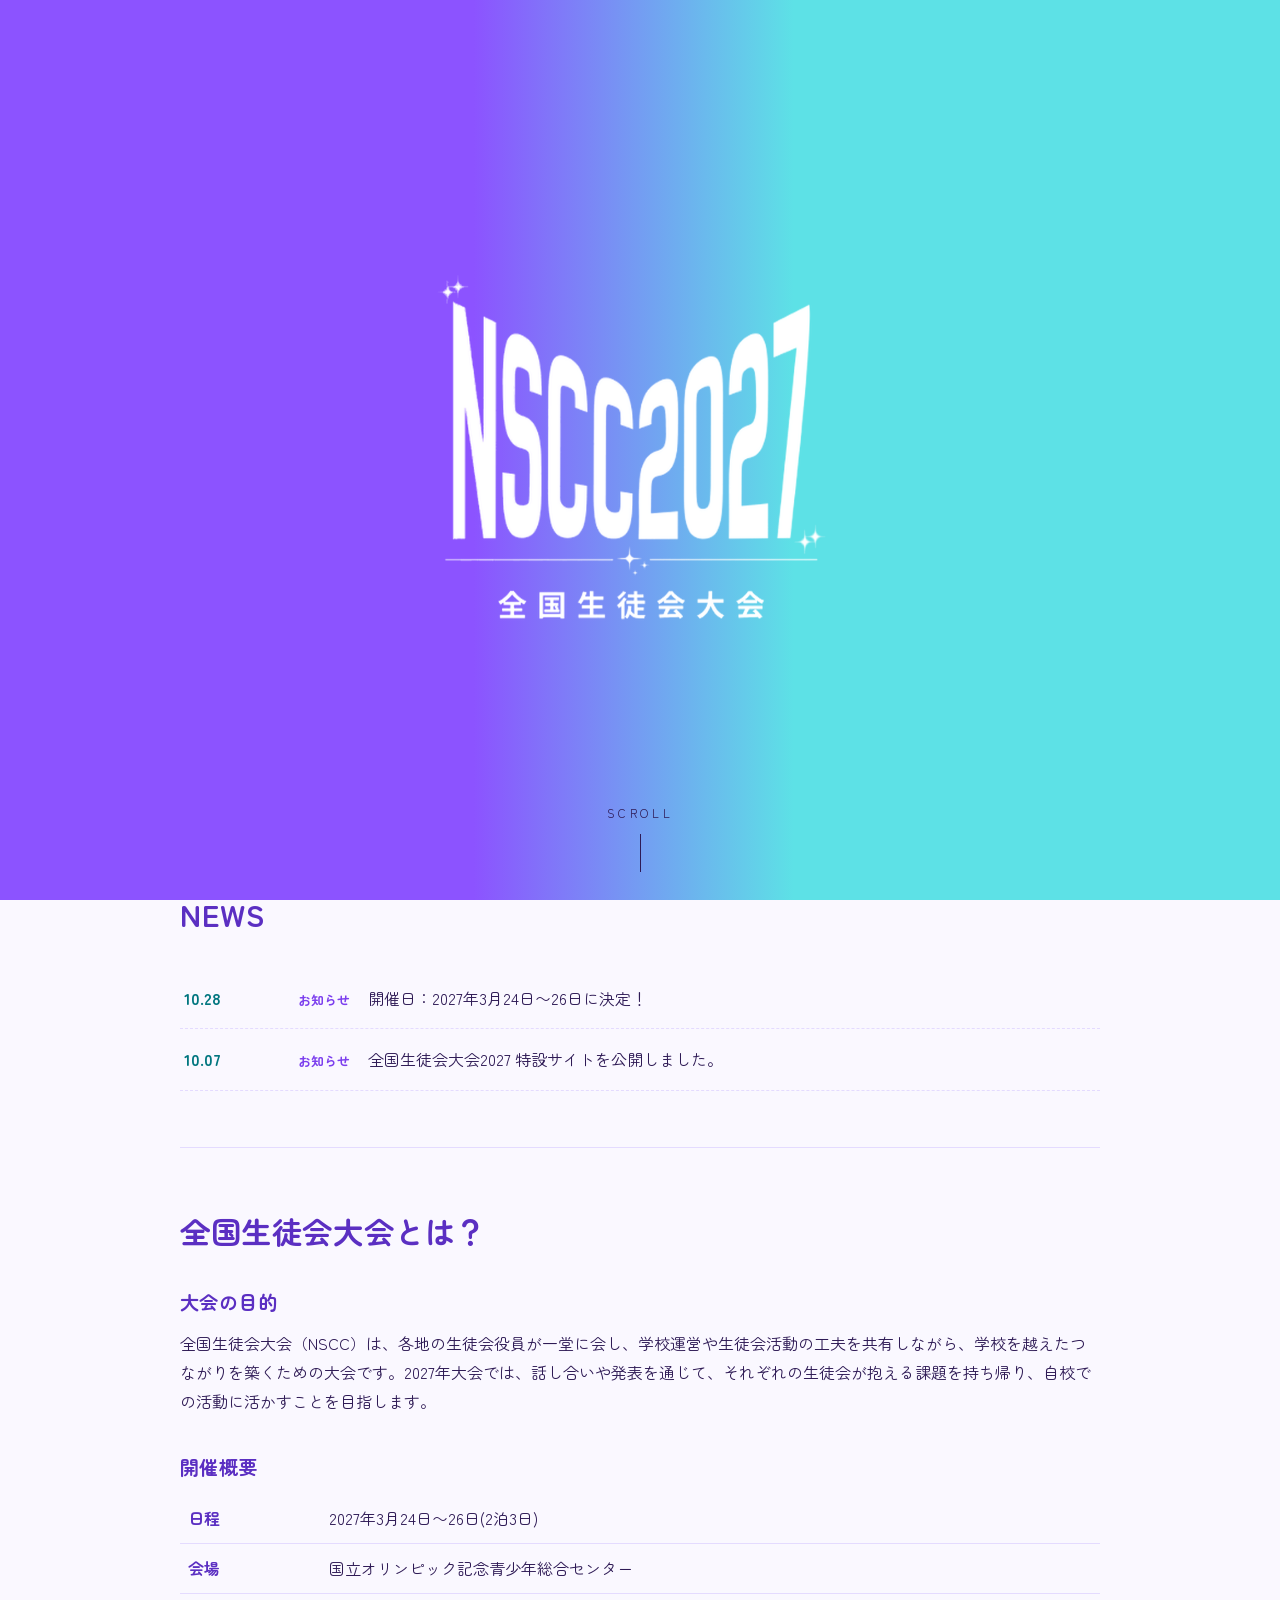
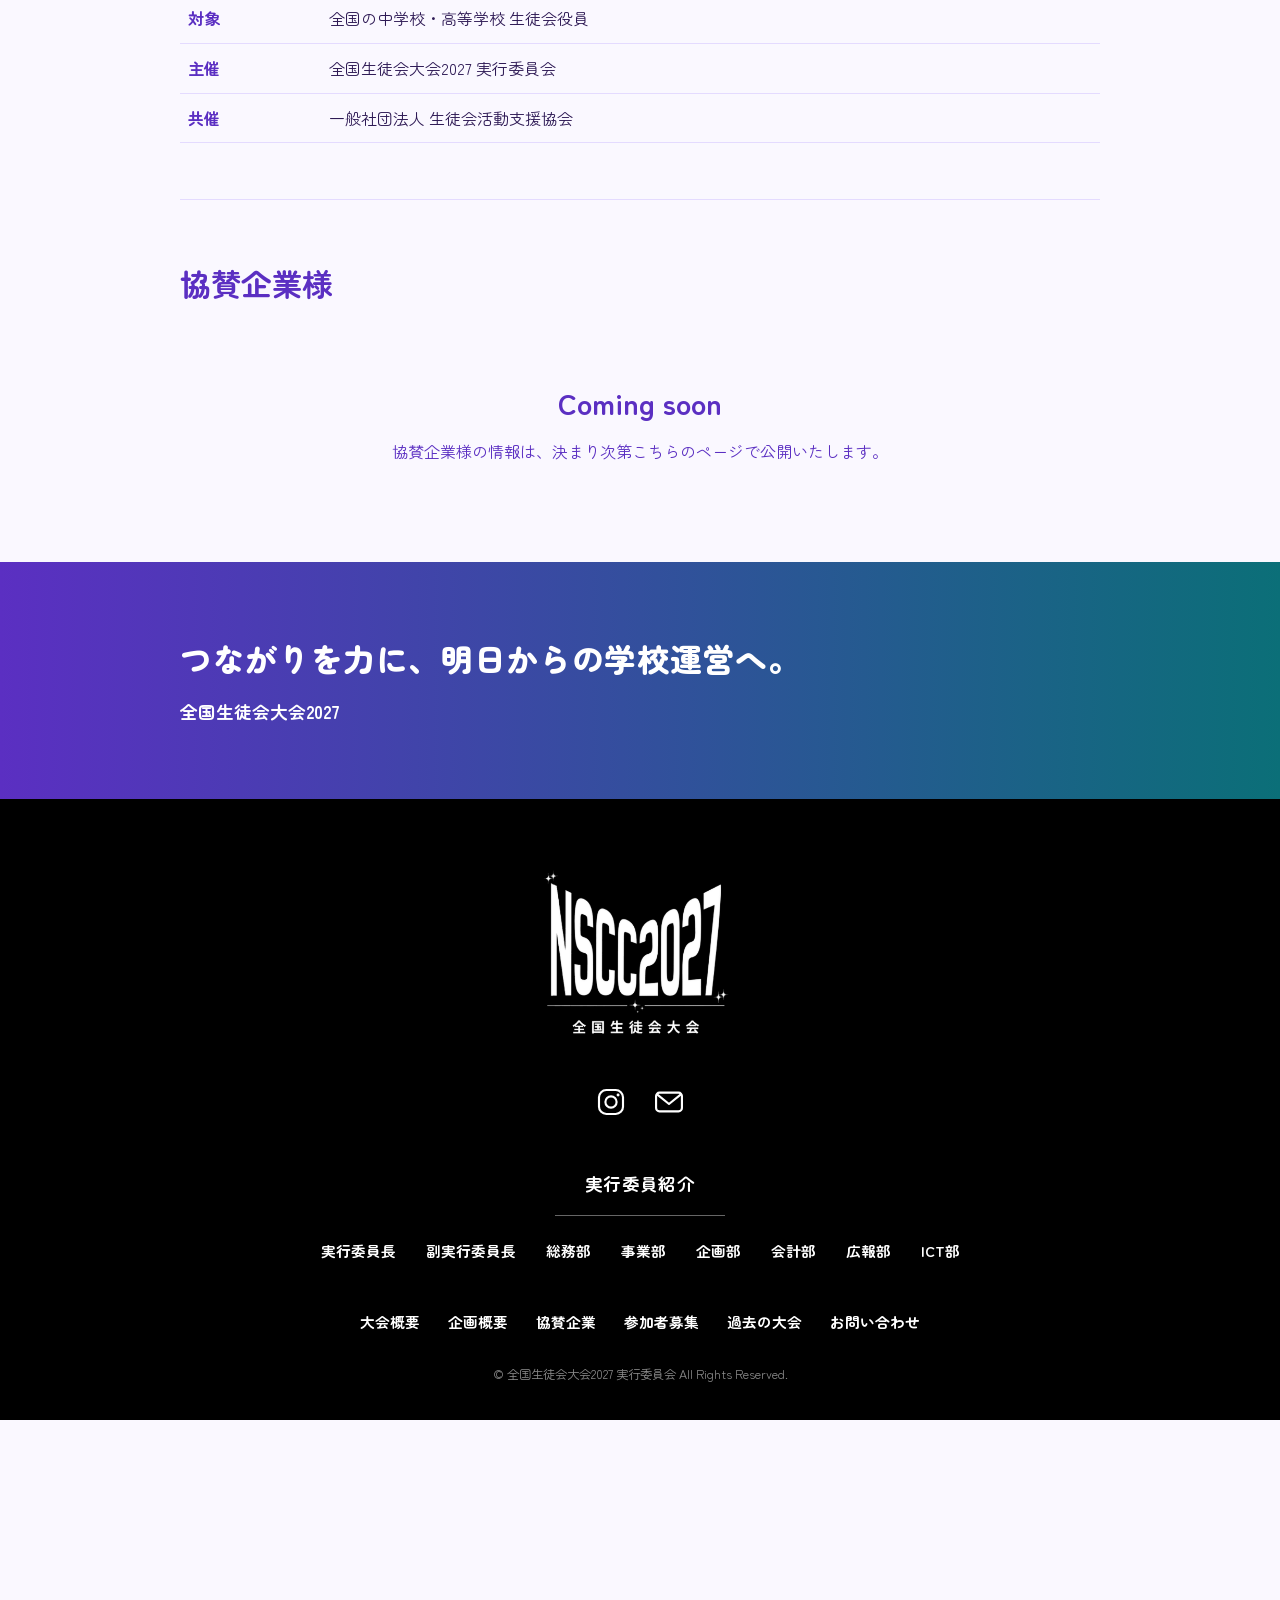
<file: index.html>
<!DOCTYPE html>
<html lang="ja">
<head>
<meta charset="UTF-8">
<meta name="viewport" content="width=device-width, initial-scale=1, viewport-fit=cover">
<title>全国生徒会大会2027 | NSCC2027</title>
<link rel="preconnect" href="https://fonts.googleapis.com">
<link rel="preconnect" href="https://fonts.gstatic.com" crossorigin>
<link href="https://fonts.googleapis.com/css2?family=Zen+Maru+Gothic:wght@400;500;700;900&display=swap" rel="stylesheet">
<link rel="stylesheet" href="style.css">
<link rel="stylesheet" href="news.css">
<link rel="icon" href="icon.png" type="image/png">

<script>try{if(document.referrer&&new URL(document.referrer).origin===location.origin)document.documentElement.classList.add('skip-intro')}catch(e){}</script>
<noscript><style>#intro,#introSpacer{display:none}</style></noscript>
  <!-- Google tag (gtag.js) -->
<script async src="https://www.googletagmanager.com/gtag/js?id=G-Q69797DT3B"></script>
<script>
  window.dataLayer = window.dataLayer || [];
  function gtag(){dataLayer.push(arguments);}
  gtag('js', new Date());

  gtag('config', 'G-Q69797DT3B');
</script>
</head>
<body>
<div id="intro" role="img" aria-label="全国生徒会大会2027 NSCC2027">
  <img class="intro-logo" src="logo.png" alt="">
  <div class="intro-scroll"><span>SCROLL</span><i></i></div>
</div>
<div id="introSpacer"></div>
<div id="site">
<header>
  <div class="nav-inner">
    <div class="logo-area">
      <a href="index.html"><img src="icon.png" alt="NSCC2027 ロゴ"></a>
      <a href="index.html" class="brand-word">【公式】全国生徒会大会2027</a>
    </div>
    <button class="menu-toggle" id="menuToggle" aria-label="メニュー">☰</button>
    <nav class="main-nav" id="mainNav">
      <ul>
        <li><a class="navlink" data-page="home" href="index.html">ホーム</a></li>
        <li><a class="navlink" data-page="overview" href="overview.html">大会概要</a></li>
        <li><a class="navlink" data-page="program" href="program.html">企画概要</a></li>
        <li class="dropdown" id="committeeDropdown">
          <span class="navlink" id="committeeToggle" data-page="committee">実行委員紹介<span class="caret">▾</span></span>
          <div class="dropdown-menu" id="committeeMenu"></div>
        </li>
        <li><a class="navlink contact" data-page="contact" href="contact.html">お問い合わせ</a></li>
      </ul>
    </nav>
  </div>
</header>

<main class="wrap">

  <div class="hero">
    <img src="header.png" alt="全国生徒会大会2027">
    <p class="hero-sub">全国の生徒会がひとつに集う、生徒会大会2027 特設サイトへようこそ。</p>
  </div>

  <section id="instagram">
    <a class="insta-banner" href="https://www.instagram.com/nscc_2027/" target="_blank" rel="noopener">
      <img src="instagram-banner.png" alt="全国生徒会大会2027 公式Instagram開設のお知らせ　@NSCC_2027">
    </a>
  </section>

  <section id="news">
    <h2>NEWS</h2>
    <ul class="news-list" id="newsList"></ul>
    <div id="newsFeed"></div>
  </section>

  <section id="about">
    <h2>全国生徒会大会とは？</h2>
    <div class="about-grid">
      <div class="about-card">
        <h3>大会の目的</h3>
        <p>全国生徒会大会（NSCC）は、各地の生徒会役員が一堂に会し、学校運営や生徒会活動の工夫を共有しながら、学校を越えたつながりを築くための大会です。2027年大会では、話し合いや発表を通じて、それぞれの生徒会が抱える課題を持ち帰り、自校での活動に活かすことを目指します。</p>
      </div>
      <div class="about-card">
        <h3>開催概要</h3>
        <table class="overview-table">
          <tr><td>日程</td><td>2027年3月24日〜26日(2泊3日)</td></tr>
          <tr><td>会場</td><td>国立オリンピック記念青少年総合センター</td></tr>
          <tr><td>対象</td><td>全国の中学校・高等学校 生徒会役員</td></tr>
          <tr><td>主催</td><td>全国生徒会大会2027 実行委員会</td></tr>
          <tr><td>共催</td><td>一般社団法人 生徒会活動支援協会</td></tr>
        </table>
      </div>
    </div>
  </section>

  <section id="sponsors">
    <h2>協賛企業様</h2>
    <div class="coming-soon-box">
      <span class="big">Coming soon</span>
      協賛企業様の情報は、決まり次第こちらのページで公開いたします。
    </div>
  </section>

</main>
<div class="tagline-hero">
  <div class="wrap">
    <h1>つながりを力に、明日からの学校運営へ。</h1>
    <p>全国生徒会大会2027</p>
  </div>
</div>

<footer class="site-footer">
  <a href="index.html" class="footer-logo"><img src="logo.png" alt="NSCC2027 全国生徒会大会"></a>
  <div class="footer-social">
    <a href="https://www.instagram.com/nscc_2027/" target="_blank" rel="noopener" aria-label="Instagram"><svg viewBox="0 0 24 24" fill="none" stroke="currentColor" stroke-width="1.6"><rect x="3" y="3" width="18" height="18" rx="5.5"/><circle cx="12" cy="12" r="4.2"/><circle cx="17.3" cy="6.7" r="1.1" fill="currentColor" stroke="none"/></svg></a>
    <a href="mailto:nscc@seitokai.jp" aria-label="メール"><svg viewBox="0 0 24 24" fill="none" stroke="currentColor" stroke-width="1.6"><rect x="2.3" y="5" width="19.4" height="14" rx="2.5"/><path d="M3.3 6.5l8.7 7 8.7-7" stroke-linecap="round" stroke-linejoin="round"/></svg></a>
  </div>
  <div class="footer-committee">
    <h3>実行委員紹介</h3>
    <ul>
      <li><a href="committee-chairperson.html">実行委員長</a></li><li><a href="committee-vice-chairperson.html">副実行委員長</a></li><li><a href="committee-general-affairs.html">総務部</a></li><li><a href="committee-operations.html">事業部</a></li><li><a href="committee-planning.html">企画部</a></li><li><a href="committee-accounting.html">会計部</a></li><li><a href="committee-public-relations.html">広報部</a></li><li><a href="committee-ict.html">ICT部</a></li>
    </ul>
  </div>
  <div class="footer-links">
    <a href="overview.html">大会概要</a>
    <a href="program.html">企画概要</a>
    <a href="index.html#sponsors">協賛企業</a>
    <a href="recruitment.html">参加者募集</a>
    <a href="https://2026.nscc-seitokai.com/" target="_blank" rel="noopener">過去の大会</a>
    <a href="contact.html">お問い合わせ</a>
  </div>
  <p class="footer-copy">© 全国生徒会大会2027 実行委員会 All Rights Reserved.</p>
</footer>
</div>
<script src="script.js"></script>
<script src="config.js"></script>
<script src="news.js"></script>
<script src="intro.js"></script>

</body>
</html>
</file>
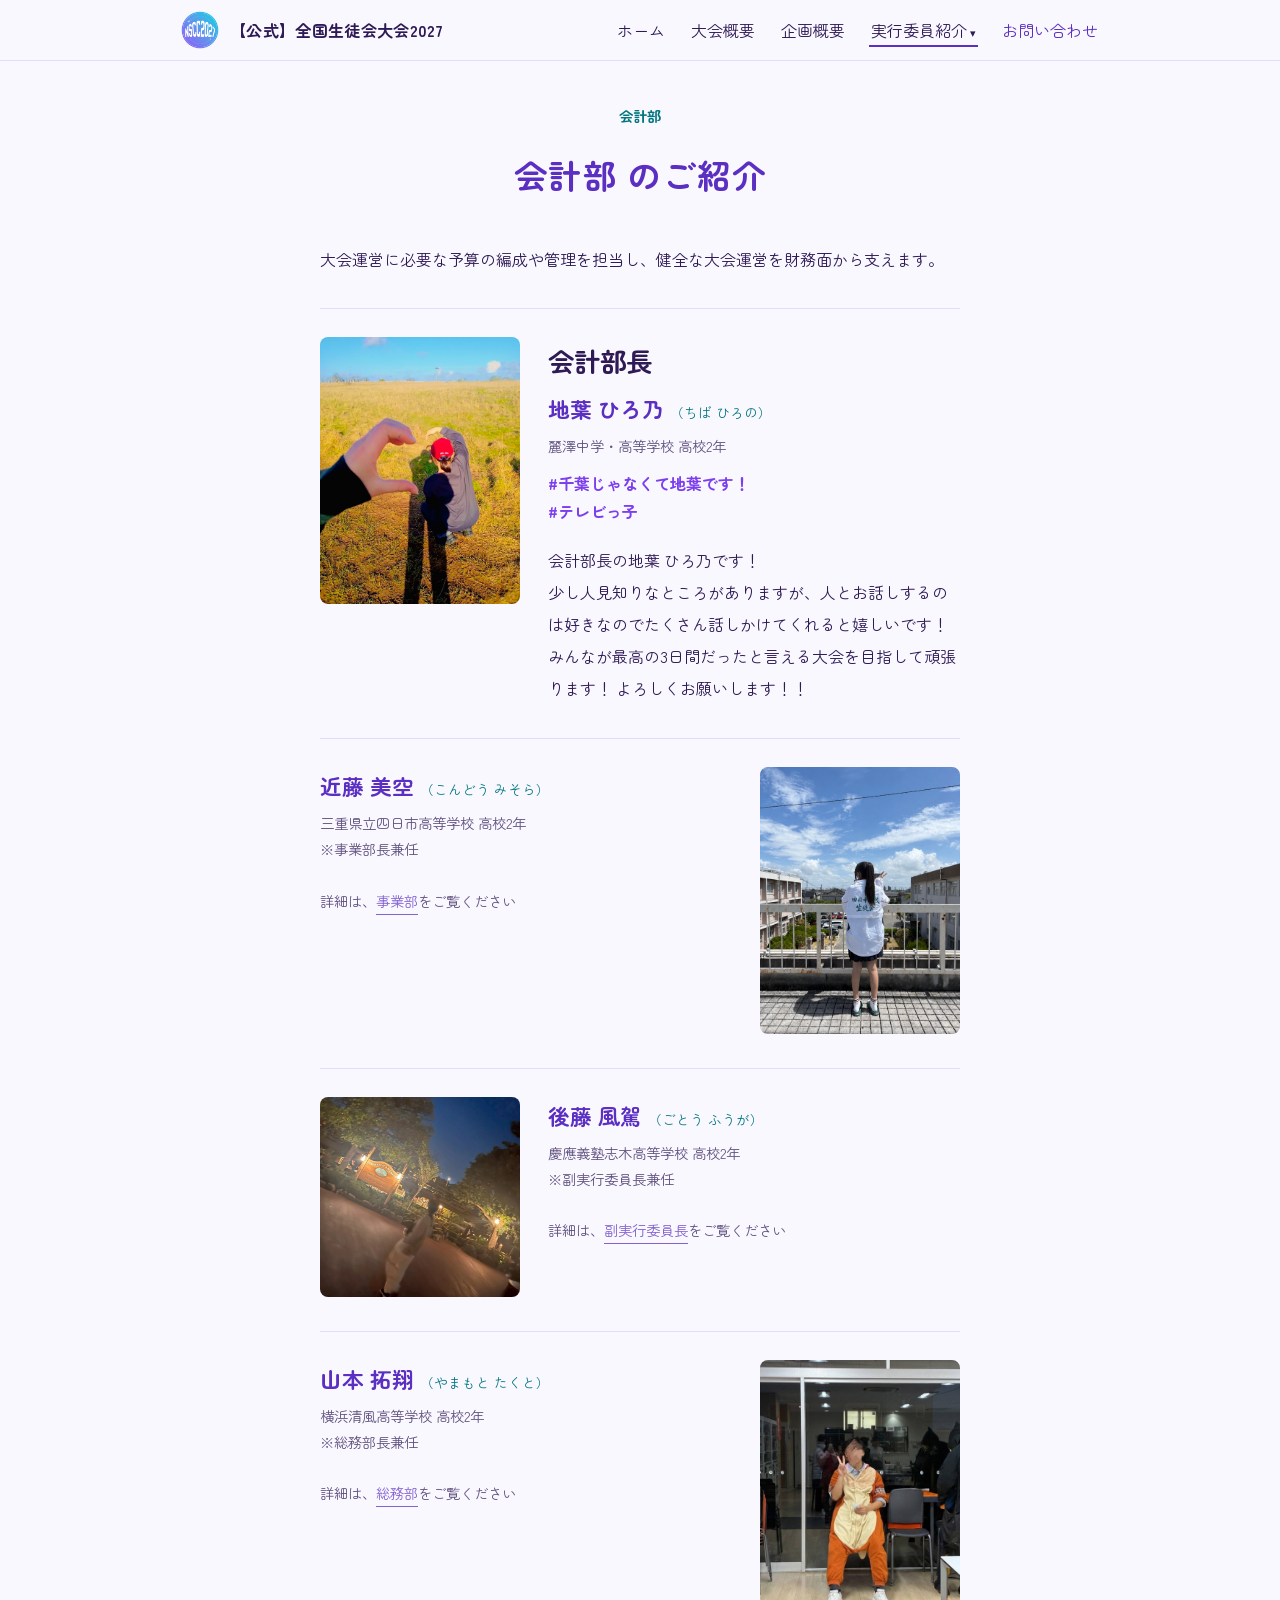
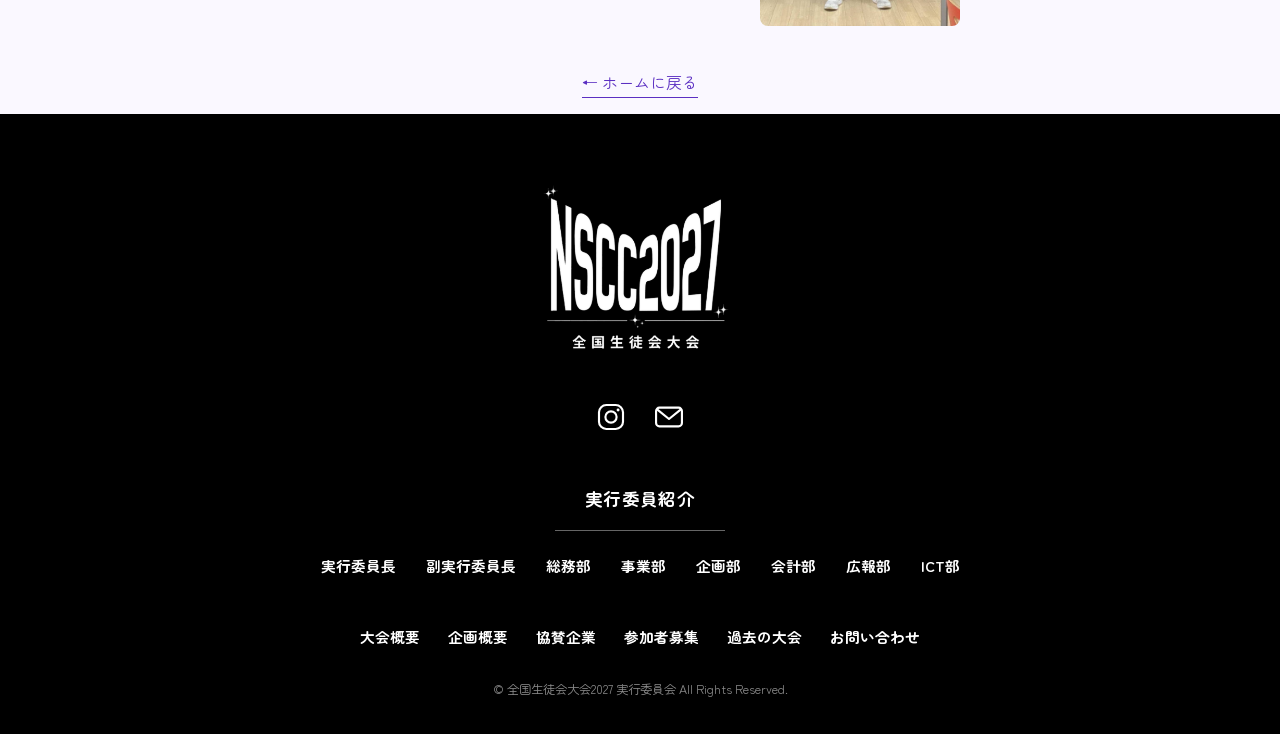
<file: committee-accounting.html>
<!DOCTYPE html>
<html lang="ja">
<head>
<meta charset="UTF-8">
<meta name="viewport" content="width=device-width, initial-scale=1, viewport-fit=cover">
<title>会計部 | NSCC2027</title>
<link rel="preconnect" href="https://fonts.googleapis.com">
<link rel="preconnect" href="https://fonts.gstatic.com" crossorigin>
<link href="https://fonts.googleapis.com/css2?family=Zen+Maru+Gothic:wght@400;500;700;900&display=swap" rel="stylesheet">
<link rel="icon" href="icon.png" type="image/png">
<link rel="stylesheet" href="style.css">

</head>
<body>
<header>
  <div class="nav-inner">
    <div class="logo-area">
      <a href="index.html"><img src="icon.png" alt="NSCC2027 ロゴ"></a>
      <a href="index.html" class="brand-word">【公式】全国生徒会大会2027</a>
    </div>
    <button class="menu-toggle" id="menuToggle" aria-label="メニュー">☰</button>
    <nav class="main-nav" id="mainNav">
      <ul>
        <li><a class="navlink" data-page="home" href="index.html">ホーム</a></li>
        <li><a class="navlink" data-page="overview" href="overview.html">大会概要</a></li>
        <li><a class="navlink" data-page="program" href="program.html">企画概要</a></li>
        <li class="dropdown" id="committeeDropdown">
          <span class="navlink" id="committeeToggle" data-page="committee">実行委員紹介<span class="caret">▾</span></span>
          <div class="dropdown-menu" id="committeeMenu"></div>
        </li>
        <li><a class="navlink contact" data-page="contact" href="contact.html">お問い合わせ</a></li>
      </ul>
    </nav>
  </div>
</header>

<main class="wrap">

  <div class="committee-hero">
    <span class="role-badge">会計部</span>
    <h2>会計部 のご紹介</h2>
  </div>
  <div class="committee-body">
    <p>大会運営に必要な予算の編成や管理を担当し、健全な大会運営を財務面から支えます。</p>

    <div class="member-card-horizontal">
      <img class="member-photo" src="picture/chiba.jpeg" alt="地葉 ひろ乃">
      <div class="member-text">
        <p class="member-butyo">会計部長</p>
        <p class="member-name">地葉 ひろ乃<span class="member-kana">（ちば ひろの）</span></p>
        <p class="member-meta">麗澤中学・高等学校 高校2年</p>
        <p class="member-hashtags"><span>#千葉じゃなくて地葉です！</span><span>#テレビっ子</span></p>
        <p class="member-message">会計部長の地葉 ひろ乃です！<br>少し人見知りなところがありますが、人とお話しするのは好きなのでたくさん話しかけてくれると嬉しいです！<br>みんなが最高の3日間だったと言える大会を目指して頑張ります！
よろしくお願いします！！</p>
      </div>
    </div>

    <div class="member-card-horizontal reverse">
      <img class="member-photo" src="picture/kondo.png" alt="近藤 美空">
      <div class="member-text">
        <p class="member-name">近藤 美空<span class="member-kana">（こんどう みそら）</span></p>
        <p class="member-meta">三重県立四日市高等学校 高校2年<br>※事業部長兼任<br>詳細は、<a class="back-link" href="committee-operations.html
">事業部</a>をご覧ください</p>
    </div>
      </div>

    <div class="member-card-horizontal">
      <img class="member-photo" src="picture/gotou.jpg" alt="後藤 風駕">
      <div class="member-text">
        <p class="member-name">後藤 風駕<span class="member-kana">（ごとう ふうが）</span></p>
        <p class="member-meta">慶應義塾志木高等学校 高校2年<br>※副実行委員長兼任<br>詳細は、<a class="back-link" href="committee-vice-chairperson.html
">副実行委員長</a>をご覧ください</p>
    </div>
      </div>

    <div class="member-card-horizontal reverse">
      <img class="member-photo" src="picture/yamamoto2.jpg" alt="山本 拓翔">
      <div class="member-text">
        <p class="member-name">山本 拓翔<span class="member-kana">（やまもと たくと）</span></p>
        <p class="member-meta">横浜清風高等学校 高校2年<br>※総務部長兼任<br>詳細は、<a class="back-link" href="committee-general-affairs.html
">総務部</a>をご覧ください</p>
    </div>
      </div>
    
  </div>
  <p style="text-align:center;"><a class="back-link" href="index.html">← ホームに戻る</a></p>

</main>
  
<footer class="site-footer">
  <a href="index.html" class="footer-logo"><img src="logo.png" alt="NSCC2027 全国生徒会大会"></a>
  <div class="footer-social">
    <a href="https://www.instagram.com/nscc_2027/" target="_blank" rel="noopener" aria-label="Instagram"><svg viewBox="0 0 24 24" fill="none" stroke="currentColor" stroke-width="1.6"><rect x="3" y="3" width="18" height="18" rx="5.5"/><circle cx="12" cy="12" r="4.2"/><circle cx="17.3" cy="6.7" r="1.1" fill="currentColor" stroke="none"/></svg></a>
    <a href="mailto:nscc@seitokai.jp" aria-label="メール"><svg viewBox="0 0 24 24" fill="none" stroke="currentColor" stroke-width="1.6"><rect x="2.3" y="5" width="19.4" height="14" rx="2.5"/><path d="M3.3 6.5l8.7 7 8.7-7" stroke-linecap="round" stroke-linejoin="round"/></svg></a>
  </div>
  <div class="footer-committee">
    <h3>実行委員紹介</h3>
    <ul>
      <li><a href="committee-chairperson.html">実行委員長</a></li><li><a href="committee-vice-chairperson.html">副実行委員長</a></li><li><a href="committee-general-affairs.html">総務部</a></li><li><a href="committee-operations.html">事業部</a></li><li><a href="committee-planning.html">企画部</a></li><li><a href="committee-accounting.html">会計部</a></li><li><a href="committee-public-relations.html">広報部</a></li><li><a href="committee-ict.html">ICT部</a></li>
    </ul>
  </div>
  <div class="footer-links">
    <a href="overview.html">大会概要</a>
    <a href="program.html">企画概要</a>
    <a href="index.html#sponsors">協賛企業</a>
    <a href="recruitment.html">参加者募集</a>
    <a href="https://2026.nscc-seitokai.com/" target="_blank" rel="noopener">過去の大会</a>
    <a href="contact.html">お問い合わせ</a>
  </div>
  <p class="footer-copy">© 全国生徒会大会2027 実行委員会 All Rights Reserved.</p>
</footer>
  
<script src="script.js"></script>

</body>
</html>
</file>
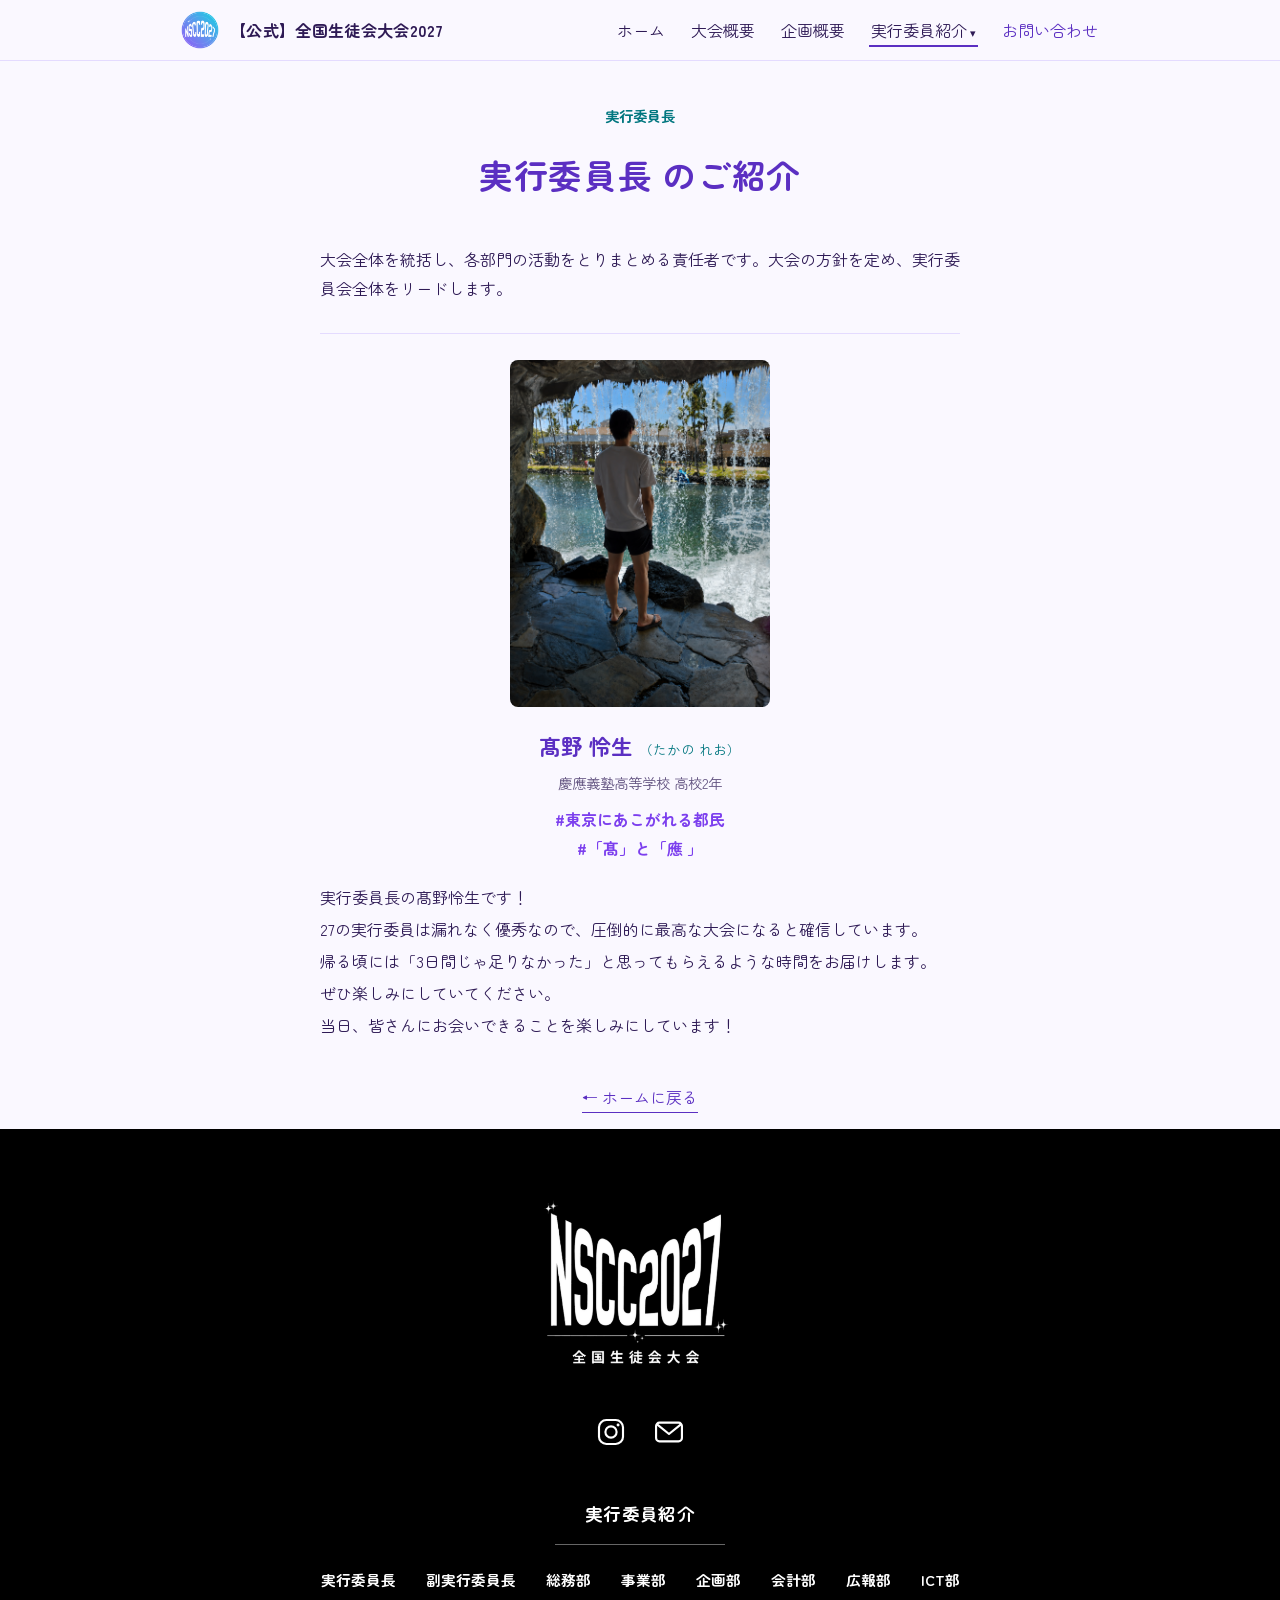
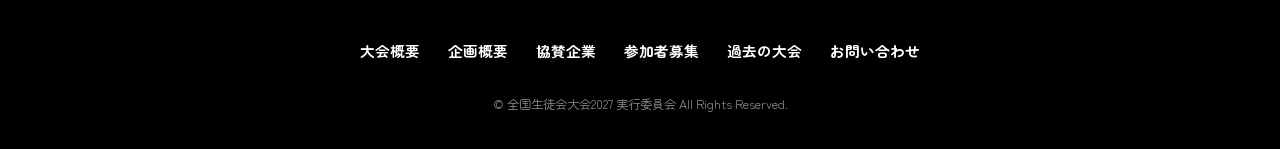
<file: committee-chairperson.html>
<!DOCTYPE html>
<html lang="ja">
<head>
<meta charset="UTF-8">
<meta name="viewport" content="width=device-width, initial-scale=1, viewport-fit=cover">
<title>実行委員長 | NSCC2027</title>
<link rel="preconnect" href="https://fonts.googleapis.com">
<link rel="preconnect" href="https://fonts.gstatic.com" crossorigin>
<link href="https://fonts.googleapis.com/css2?family=Zen+Maru+Gothic:wght@400;500;700;900&display=swap" rel="stylesheet">
<link rel="icon" href="icon.png" type="image/png">
<link rel="stylesheet" href="style.css">

</head>
<body>
<header>
  <div class="nav-inner">
    <div class="logo-area">
      <a href="index.html"><img src="icon.png" alt="NSCC2027 ロゴ"></a>
      <a href="index.html" class="brand-word">【公式】全国生徒会大会2027</a>
    </div>
    <button class="menu-toggle" id="menuToggle" aria-label="メニュー">☰</button>
    <nav class="main-nav" id="mainNav">
      <ul>
        <li><a class="navlink" data-page="home" href="index.html">ホーム</a></li>
         <li><a class="navlink" data-page="overview" href="overview.html">大会概要</a></li>
        <li><a class="navlink" data-page="program" href="program.html">企画概要</a></li>
        <li class="dropdown" id="committeeDropdown">
          <span class="navlink" id="committeeToggle" data-page="committee">実行委員紹介<span class="caret">▾</span></span>
          <div class="dropdown-menu" id="committeeMenu"></div>
        </li>
        <li><a class="navlink contact" data-page="contact" href="contact.html">お問い合わせ</a></li>
      </ul>
    </nav>
  </div>
</header>

<main class="wrap">

  <div class="committee-hero">
    <span class="role-badge">実行委員長</span>
    <h2>実行委員長 のご紹介</h2>
  </div>
  <div class="committee-body">
    <p>大会全体を統括し、各部門の活動をとりまとめる責任者です。大会の方針を定め、実行委員会全体をリードします。</p>
    
    <div class="member-card">
      <img class="member-photo" src="picture/member-chairperson.png" alt="髙野 怜生">
      <p class="member-name">髙野 怜生<span class="member-kana">（たかの れお）</span></p>
      <p class="member-meta">慶應義塾高等学校 高校2年</p>
      <p class="member-hashtags"><span>#東京にあこがれる都民</span><span>#「髙」と「應 」</span>
      <p class="member-message">実行委員長の髙野怜生です！<br>27の実行委員は漏れなく優秀なので、圧倒的に最高な大会になると確信しています。<br>帰る頃には「3日間じゃ足りなかった」と思ってもらえるような時間をお届けします。<br>ぜひ楽しみにしていてください。<br>当日、皆さんにお会いできることを楽しみにしています！</p>
    </div>

  </div>
  <p style="text-align:center;"><a class="back-link" href="index.html">← ホームに戻る</a></p>

</main>
  
  <footer class="site-footer">
  <a href="index.html" class="footer-logo"><img src="logo.png" alt="NSCC2027 全国生徒会大会"></a>
  <div class="footer-social">
    <a href="https://www.instagram.com/nscc_2027/" target="_blank" rel="noopener" aria-label="Instagram"><svg viewBox="0 0 24 24" fill="none" stroke="currentColor" stroke-width="1.6"><rect x="3" y="3" width="18" height="18" rx="5.5"/><circle cx="12" cy="12" r="4.2"/><circle cx="17.3" cy="6.7" r="1.1" fill="currentColor" stroke="none"/></svg></a>
    <a href="mailto:nscc@seitokai.jp" aria-label="メール"><svg viewBox="0 0 24 24" fill="none" stroke="currentColor" stroke-width="1.6"><rect x="2.3" y="5" width="19.4" height="14" rx="2.5"/><path d="M3.3 6.5l8.7 7 8.7-7" stroke-linecap="round" stroke-linejoin="round"/></svg></a>
  </div>
  <div class="footer-committee">
    <h3>実行委員紹介</h3>
    <ul>
      <li><a href="committee-chairperson.html">実行委員長</a></li><li><a href="committee-vice-chairperson.html">副実行委員長</a></li><li><a href="committee-general-affairs.html">総務部</a></li><li><a href="committee-operations.html">事業部</a></li><li><a href="committee-planning.html">企画部</a></li><li><a href="committee-accounting.html">会計部</a></li><li><a href="committee-public-relations.html">広報部</a></li><li><a href="committee-ict.html">ICT部</a></li>
    </ul>
  </div>
  <div class="footer-links">
    <a href="overview.html">大会概要</a>
    <a href="program.html">企画概要</a>
    <a href="index.html#sponsors">協賛企業</a>
    <a href="recruitment.html">参加者募集</a>
    <a href="https://2026.nscc-seitokai.com/" target="_blank" rel="noopener">過去の大会</a>
    <a href="contact.html">お問い合わせ</a>
  </div>
  <p class="footer-copy">© 全国生徒会大会2027 実行委員会 All Rights Reserved.</p>
</footer>
  <script src="script.js"></script>

</body>
</html>
</file>
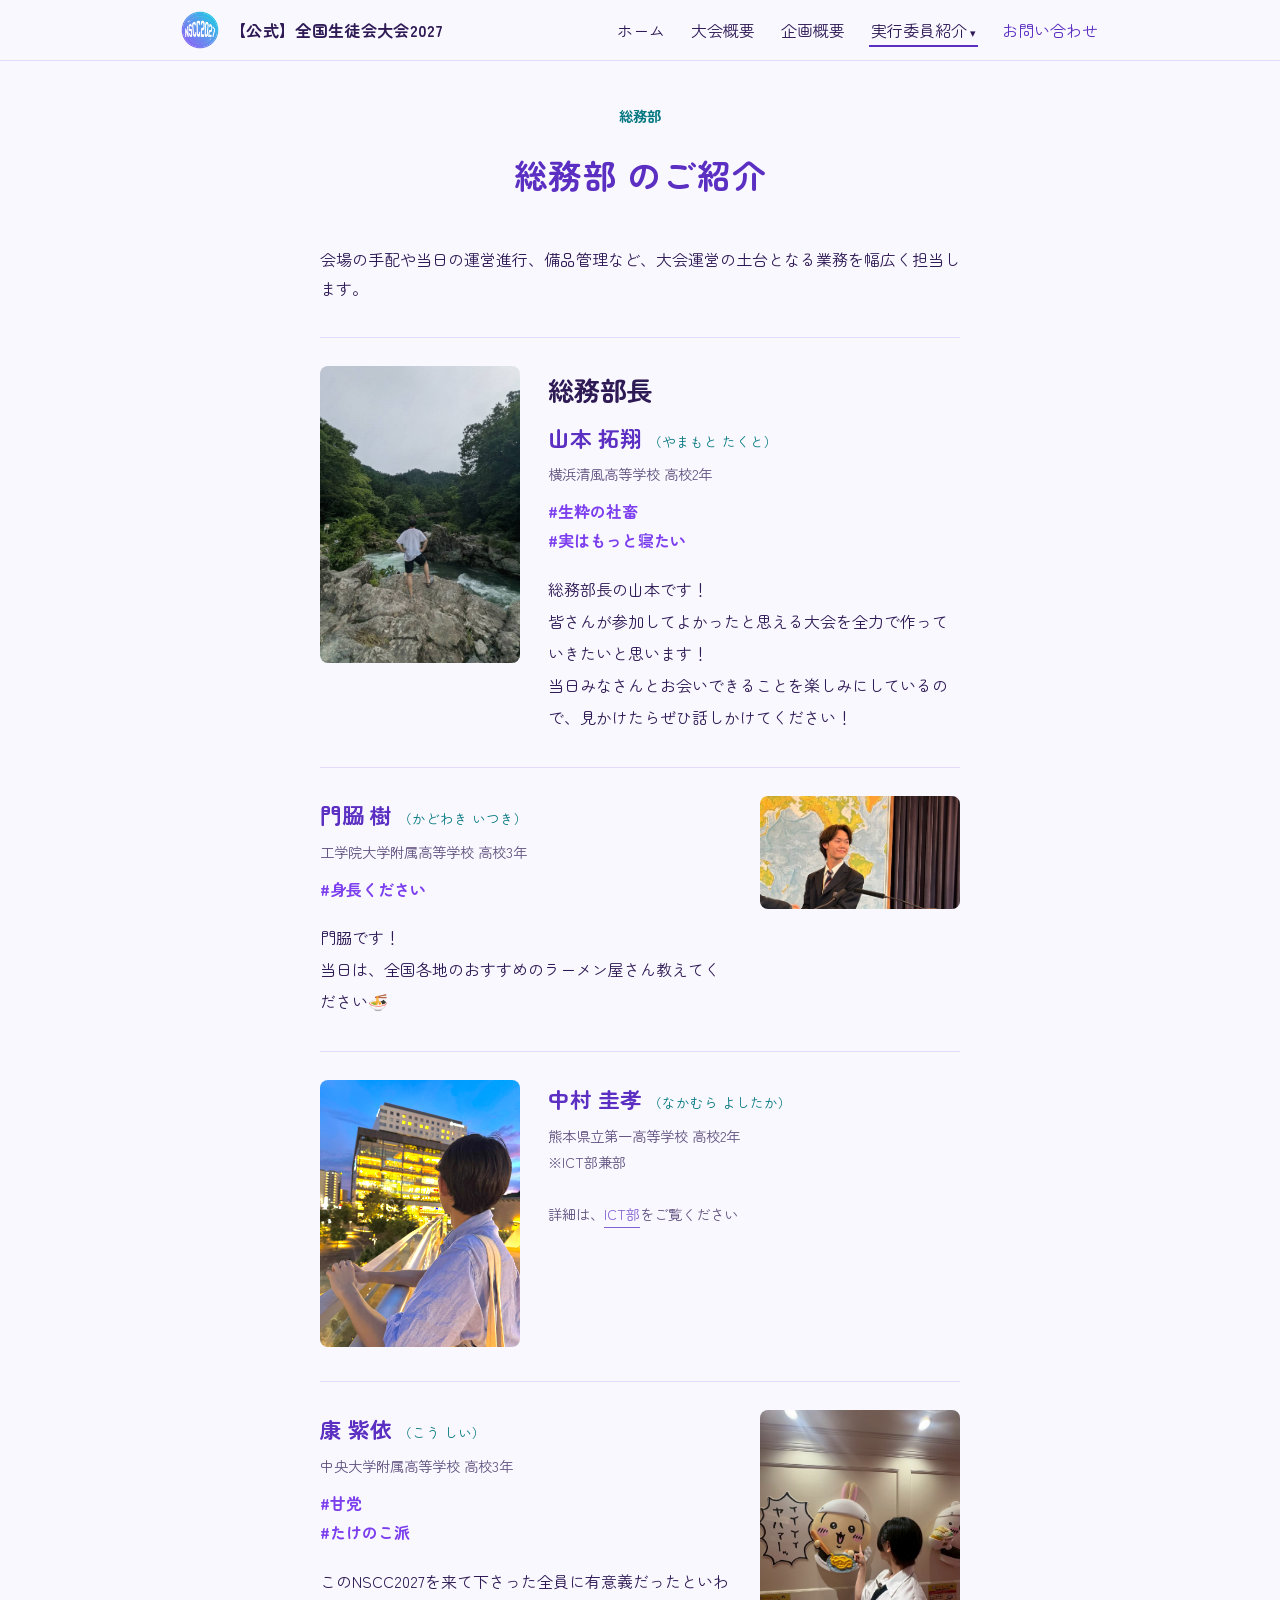
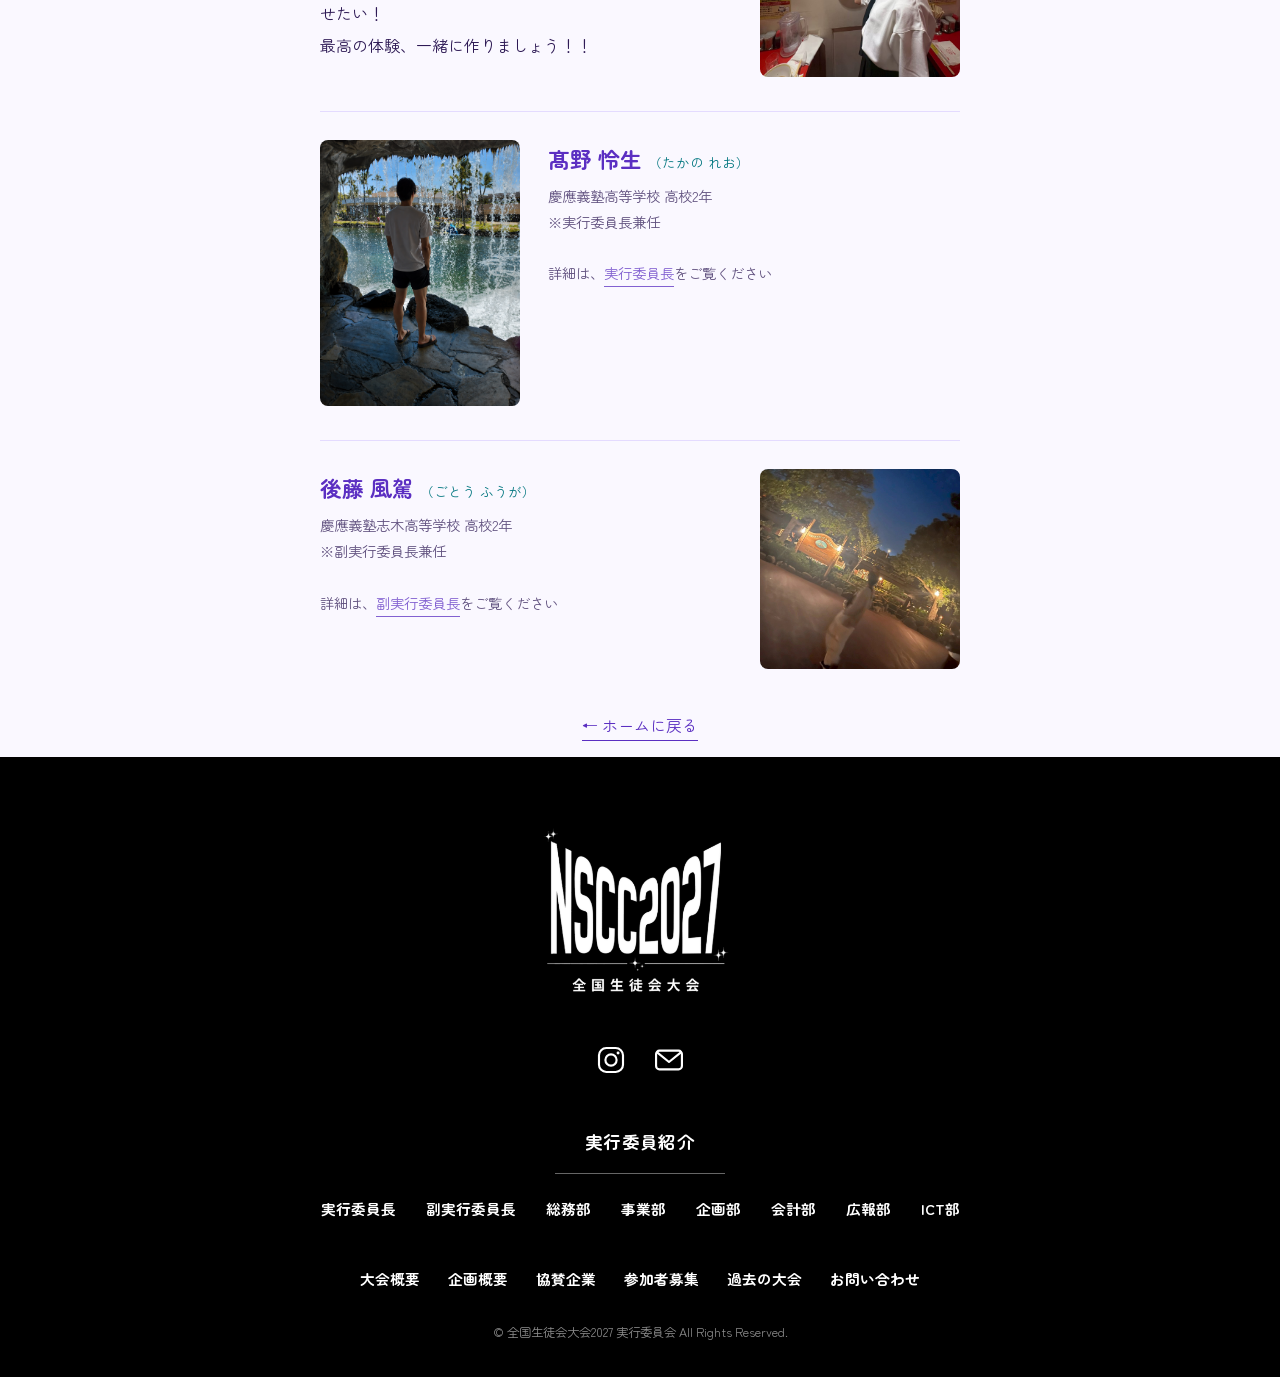
<file: committee-general-affairs.html>
<!DOCTYPE html>
<html lang="ja">
<head>
<meta charset="UTF-8">
<meta name="viewport" content="width=device-width, initial-scale=1, viewport-fit=cover">
<title>総務部 | NSCC2027</title>
<link rel="preconnect" href="https://fonts.googleapis.com">
<link rel="preconnect" href="https://fonts.gstatic.com" crossorigin>
<link href="https://fonts.googleapis.com/css2?family=Zen+Maru+Gothic:wght@400;500;700;900&display=swap" rel="stylesheet">
<link rel="icon" href="icon.png" type="image/png">
<link rel="stylesheet" href="style.css">

</head>
<body>
<header>
  <div class="nav-inner">
    <div class="logo-area">
      <a href="index.html"><img src="icon.png" alt="NSCC2027 ロゴ"></a>
      <a href="index.html" class="brand-word">【公式】全国生徒会大会2027</a>
    </div>
    <button class="menu-toggle" id="menuToggle" aria-label="メニュー">☰</button>
    <nav class="main-nav" id="mainNav">
      <ul>
        <li><a class="navlink" data-page="home" href="index.html">ホーム</a></li>
        <li><a class="navlink" data-page="overview" href="overview.html">大会概要</a></li>
        <li><a class="navlink" data-page="program" href="program.html">企画概要</a></li>
        <li class="dropdown" id="committeeDropdown">
          <span class="navlink" id="committeeToggle" data-page="committee">実行委員紹介<span class="caret">▾</span></span>
          <div class="dropdown-menu" id="committeeMenu"></div>
        </li>
        <li><a class="navlink contact" data-page="contact" href="contact.html">お問い合わせ</a></li>
      </ul>
    </nav>
  </div>
</header>

<main class="wrap">

  <div class="committee-hero">
    <span class="role-badge">総務部</span>
    <h2>総務部 のご紹介</h2>
  </div>
  <div class="committee-body">
    <p>会場の手配や当日の運営進行、備品管理など、大会運営の土台となる業務を幅広く担当します。</p>
    
   <div class="member-card-horizontal">
      <img class="member-photo" src="picture/yamamoto.jpg" alt="山本 拓翔">
      <div class="member-text">
        <p class="member-butyo">総務部長</p>
        <p class="member-name">山本 拓翔<span class="member-kana">（やまもと たくと）</span></p>
        <p class="member-meta">横浜清風高等学校 高校2年</p>
        <p class="member-hashtags"><span>#生粋の社畜</span><span>#実はもっと寝たい</span></p>
        <p class="member-message">総務部長の山本です！<br>皆さんが参加してよかったと思える大会を全力で作っていきたいと思います！<br>当日みなさんとお会いできることを楽しみにしているので、見かけたらぜひ話しかけてください！</p>
      </div>
    </div>

    <div class="member-card-horizontal reverse">
      <img class="member-photo" src="picture/kadowaki.jpg" alt="門𦚰 樹">
      <div class="member-text">
        <p class="member-name">門𦚰 樹<span class="member-kana">（かどわき いつき）</span></p>
        <p class="member-meta">工学院大学附属高等学校 高校3年</p>
        <p class="member-hashtags"><span>#身長ください</span></p>
        <p class="member-message">門𦚰です！<br>当日は、全国各地のおすすめのラーメン屋さん教えてください🍜</p>
      </div>
    </div>

      <div class="member-card-horizontal">
      <img class="member-photo" src="picture/nakamura.JPEG" alt="中村 圭孝">
      <div class="member-text">
        <p class="member-name">中村 圭孝<span class="member-kana">（なかむら よしたか）</span></p>
        <p class="member-meta">熊本県立第一高等学校 高校2年<br>※ICT部兼部<br>詳細は、<a class="back-link" href="committee-ict.html">ICT部</a>をご覧ください</p>
    </div>
      </div>

        <div class="member-card-horizontal reverse">
      <img class="member-photo" src="picture/kou.jpeg" alt="康 紫依">
      <div class="member-text">
        <p class="member-name">康 紫依<span class="member-kana">（こう しい）</span></p>
        <p class="member-meta">中央大学附属高等学校 高校3年</p>
        <p class="member-hashtags"><span>#甘党</span><span>#たけのこ派</span></p>
        <p class="member-message">このNSCC2027を来て下さった全員に有意義だったといわせたい！<br>最高の体験、一緒に作りましょう！！</p>
      </div>
      </div>

    <div class="member-card-horizontal">
      <img class="member-photo" src="picture/member-chairperson.png" alt="髙野 怜生">
      <div class="member-text">
        <p class="member-name">髙野 怜生<span class="member-kana">（たかの れお）</span></p>
        <p class="member-meta">慶應義塾高等学校 高校2年<br>※実行委員長兼任<br>詳細は、<a class="back-link" href="committee-chairperson.html">実行委員長</a>をご覧ください</p>
    </div>
      </div>

    <div class="member-card-horizontal reverse">
      <img class="member-photo" src="picture/gotou.jpg" alt="後藤 風駕">
      <div class="member-text">
        <p class="member-name">後藤 風駕<span class="member-kana">（ごとう ふうが）</span></p>
        <p class="member-meta">慶應義塾志木高等学校 高校2年<br>※副実行委員長兼任<br>詳細は、<a class="back-link" href="committee-vice-chairperson.html
">副実行委員長</a>をご覧ください</p>
    </div>
      </div>
      
    </div>
  <p style="text-align:center;"><a class="back-link" href="index.html">← ホームに戻る</a></p>

</main>

  <footer class="site-footer">
  <a href="index.html" class="footer-logo"><img src="logo.png" alt="NSCC2027 全国生徒会大会"></a>
  <div class="footer-social">
    <a href="https://www.instagram.com/nscc_2027/" target="_blank" rel="noopener" aria-label="Instagram"><svg viewBox="0 0 24 24" fill="none" stroke="currentColor" stroke-width="1.6"><rect x="3" y="3" width="18" height="18" rx="5.5"/><circle cx="12" cy="12" r="4.2"/><circle cx="17.3" cy="6.7" r="1.1" fill="currentColor" stroke="none"/></svg></a>
    <a href="mailto:nscc@seitokai.jp" aria-label="メール"><svg viewBox="0 0 24 24" fill="none" stroke="currentColor" stroke-width="1.6"><rect x="2.3" y="5" width="19.4" height="14" rx="2.5"/><path d="M3.3 6.5l8.7 7 8.7-7" stroke-linecap="round" stroke-linejoin="round"/></svg></a>
  </div>
  <div class="footer-committee">
    <h3>実行委員紹介</h3>
    <ul>
      <li><a href="committee-chairperson.html">実行委員長</a></li><li><a href="committee-vice-chairperson.html">副実行委員長</a></li><li><a href="committee-general-affairs.html">総務部</a></li><li><a href="committee-operations.html">事業部</a></li><li><a href="committee-planning.html">企画部</a></li><li><a href="committee-accounting.html">会計部</a></li><li><a href="committee-public-relations.html">広報部</a></li><li><a href="committee-ict.html">ICT部</a></li>
    </ul>
  </div>
  <div class="footer-links">
    <a href="overview.html">大会概要</a>
    <a href="program.html">企画概要</a>
    <a href="index.html#sponsors">協賛企業</a>
    <a href="recruitment.html">参加者募集</a>
    <a href="https://2026.nscc-seitokai.com/" target="_blank" rel="noopener">過去の大会</a>
    <a href="contact.html">お問い合わせ</a>
  </div>
  <p class="footer-copy">© 全国生徒会大会2027 実行委員会 All Rights Reserved.</p>
</footer>
  
<script src="script.js"></script>

</body>
</html>
</file>
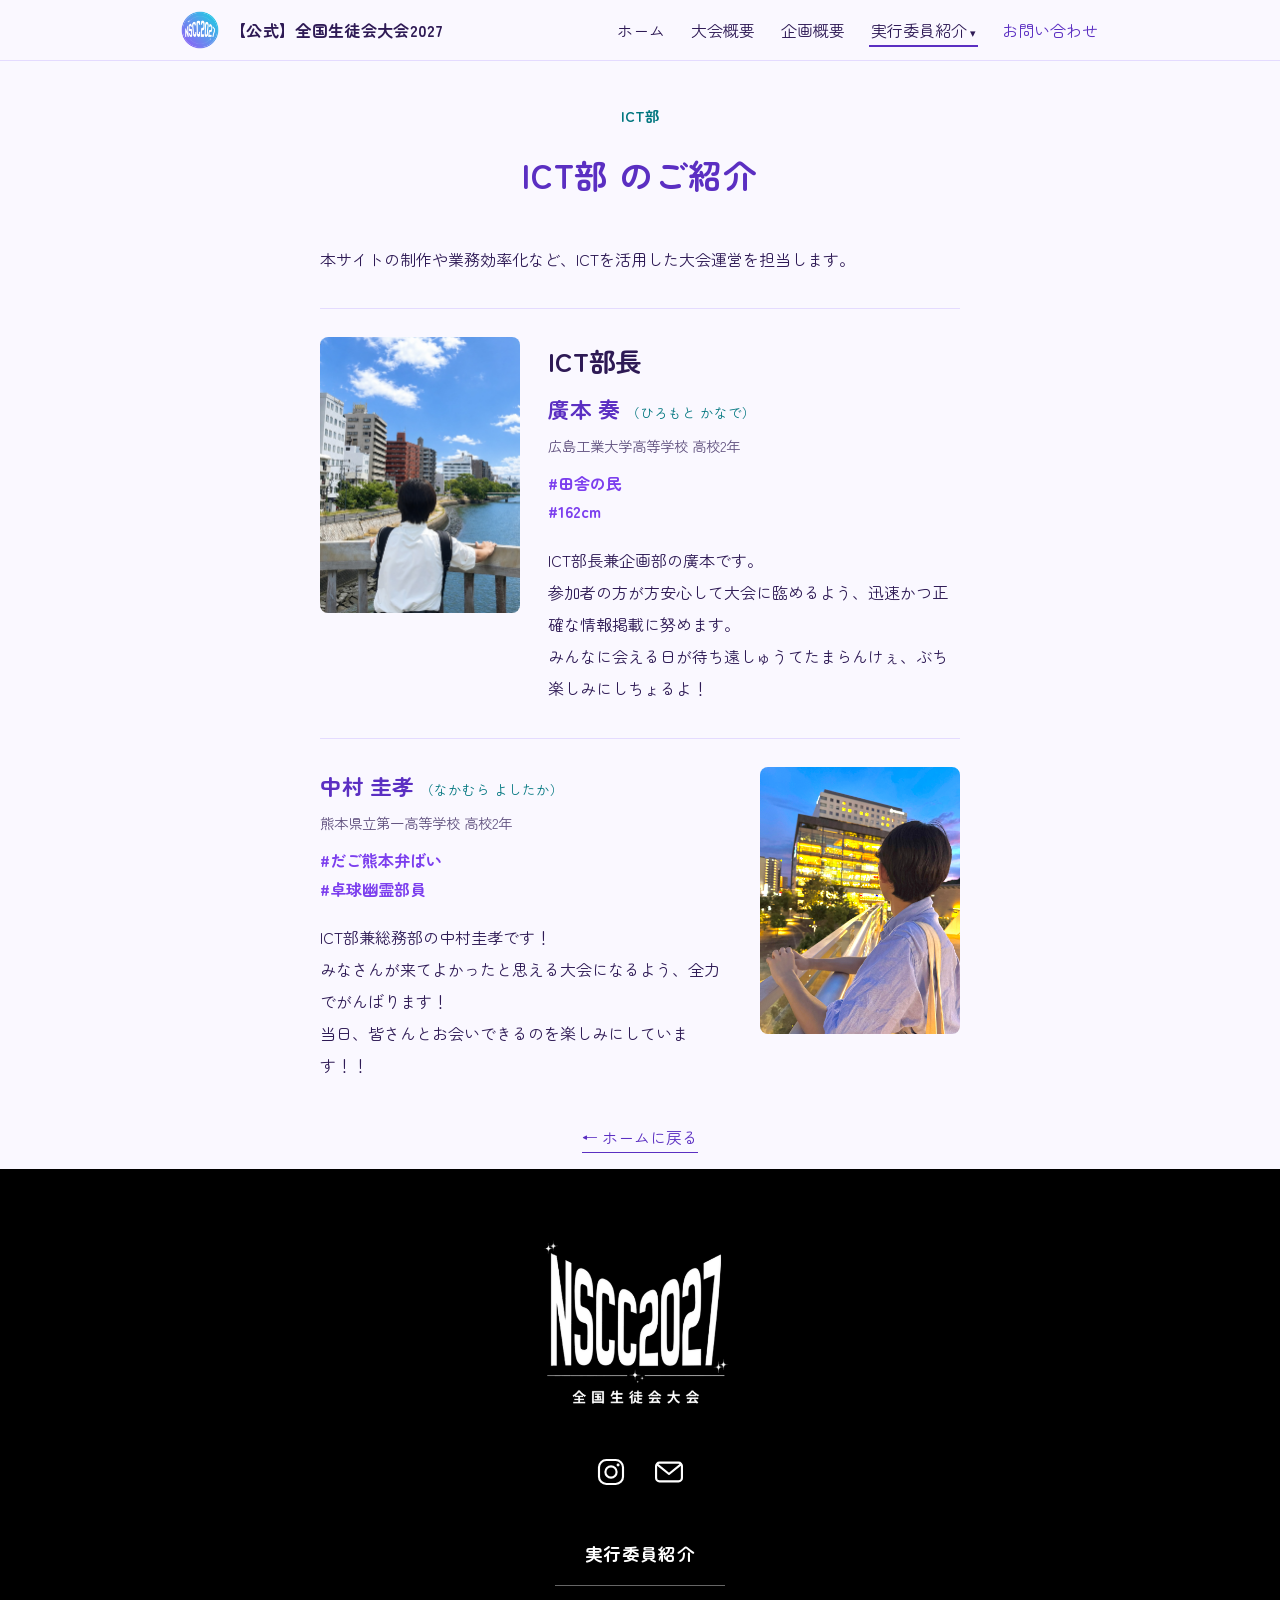
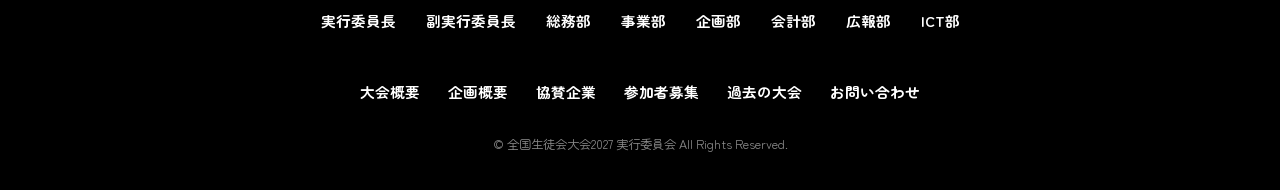
<file: committee-ict.html>
<!DOCTYPE html>
<html lang="ja">
<head>
<meta charset="UTF-8">
<meta name="viewport" content="width=device-width, initial-scale=1, viewport-fit=cover">
<title>ICT部 | NSCC2027</title>
<link rel="preconnect" href="https://fonts.googleapis.com">
<link rel="preconnect" href="https://fonts.gstatic.com" crossorigin>
<link href="https://fonts.googleapis.com/css2?family=Zen+Maru+Gothic:wght@400;500;700;900&display=swap" rel="stylesheet">
<link rel="icon" href="icon.png" type="image/png">
<link rel="stylesheet" href="style.css">

</head>
<body>
<header>
  <div class="nav-inner">
    <div class="logo-area">
      <a href="index.html"><img src="icon.png" alt="NSCC2027 ロゴ"></a>
      <a href="index.html" class="brand-word">【公式】全国生徒会大会2027</a>
    </div>
    <button class="menu-toggle" id="menuToggle" aria-label="メニュー">☰</button>
    <nav class="main-nav" id="mainNav">
      <ul>
        <li><a class="navlink" data-page="home" href="index.html">ホーム</a></li>
        <li><a class="navlink" data-page="overview" href="overview.html">大会概要</a></li>
        <li><a class="navlink" data-page="program" href="program.html">企画概要</a></li>
        <li class="dropdown" id="committeeDropdown">
          <span class="navlink" id="committeeToggle" data-page="committee">実行委員紹介<span class="caret">▾</span></span>
          <div class="dropdown-menu" id="committeeMenu"></div>
        </li>
        <li><a class="navlink contact" data-page="contact" href="contact.html">お問い合わせ</a></li>
      </ul>
    </nav>
  </div>
</header>

<main class="wrap">

  <div class="committee-hero">
    <span class="role-badge">ICT部</span>
    <h2>ICT部 のご紹介</h2>
  </div>
  <div class="committee-body">
    <p>本サイトの制作や業務効率化など、ICTを活用した大会運営を担当します。</p>

    <div class="member-card-horizontal">
      <img class="member-photo" src="picture/hiromoto.png" alt="廣本 奏">
      <div class="member-text">
        <p class="member-butyo">ICT部長</p>
        <p class="member-name">廣本 奏<span class="member-kana">（ひろもと かなで）</span></p>
        <p class="member-meta">広島工業大学高等学校 高校2年</p>
        <p class="member-hashtags"><span>#田舎の民</span><span>#162cm</span></p>
        <p class="member-message">ICT部長兼企画部の廣本です。<br>参加者の方が方安心して大会に臨めるよう、迅速かつ正確な情報掲載に努めます。<br>みんなに会える日が待ち遠しゅうてたまらんけぇ、ぶち楽しみにしちょるよ！</p>
      </div>
    </div>

    <div class="member-card-horizontal reverse">
      <img class="member-photo" src="picture/nakamura.JPEG" alt="中村 圭孝">
      <div class="member-text">
        <p class="member-name">中村 圭孝<span class="member-kana">（なかむら よしたか）</span></p>
        <p class="member-meta">熊本県立第一高等学校 高校2年</p>
        <p class="member-hashtags"><span>#だご熊本弁ばい</span><span>#卓球幽霊部員</span></p>
        <p class="member-message">ICT部兼総務部の中村圭孝です！<br>みなさんが来てよかったと思える大会になるよう、全力でがんばります！<br>当日、皆さんとお会いできるのを楽しみにしています！！</p>
      </div>
    </div>
    
    
  </div>
  <p style="text-align:center;"><a class="back-link" href="index.html">← ホームに戻る</a></p>

</main>

  <footer class="site-footer">
  <a href="index.html" class="footer-logo"><img src="logo.png" alt="NSCC2027 全国生徒会大会"></a>
  <div class="footer-social">
    <a href="https://www.instagram.com/nscc_2027/" target="_blank" rel="noopener" aria-label="Instagram"><svg viewBox="0 0 24 24" fill="none" stroke="currentColor" stroke-width="1.6"><rect x="3" y="3" width="18" height="18" rx="5.5"/><circle cx="12" cy="12" r="4.2"/><circle cx="17.3" cy="6.7" r="1.1" fill="currentColor" stroke="none"/></svg></a>
    <a href="mailto:nscc@seitokai.jp" aria-label="メール"><svg viewBox="0 0 24 24" fill="none" stroke="currentColor" stroke-width="1.6"><rect x="2.3" y="5" width="19.4" height="14" rx="2.5"/><path d="M3.3 6.5l8.7 7 8.7-7" stroke-linecap="round" stroke-linejoin="round"/></svg></a>
  </div>
  <div class="footer-committee">
    <h3>実行委員紹介</h3>
    <ul>
      <li><a href="committee-chairperson.html">実行委員長</a></li><li><a href="committee-vice-chairperson.html">副実行委員長</a></li><li><a href="committee-general-affairs.html">総務部</a></li><li><a href="committee-operations.html">事業部</a></li><li><a href="committee-planning.html">企画部</a></li><li><a href="committee-accounting.html">会計部</a></li><li><a href="committee-public-relations.html">広報部</a></li><li><a href="committee-ict.html">ICT部</a></li>
    </ul>
  </div>
  <div class="footer-links">
    <a href="overview.html">大会概要</a>
    <a href="program.html">企画概要</a>
    <a href="index.html#sponsors">協賛企業</a>
    <a href="recruitment.html">参加者募集</a>
    <a href="https://2026.nscc-seitokai.com/" target="_blank" rel="noopener">過去の大会</a>
    <a href="contact.html">お問い合わせ</a>
  </div>
  <p class="footer-copy">© 全国生徒会大会2027 実行委員会 All Rights Reserved.</p>
</footer>


<script src="script.js"></script>

</body>
</html>
</file>
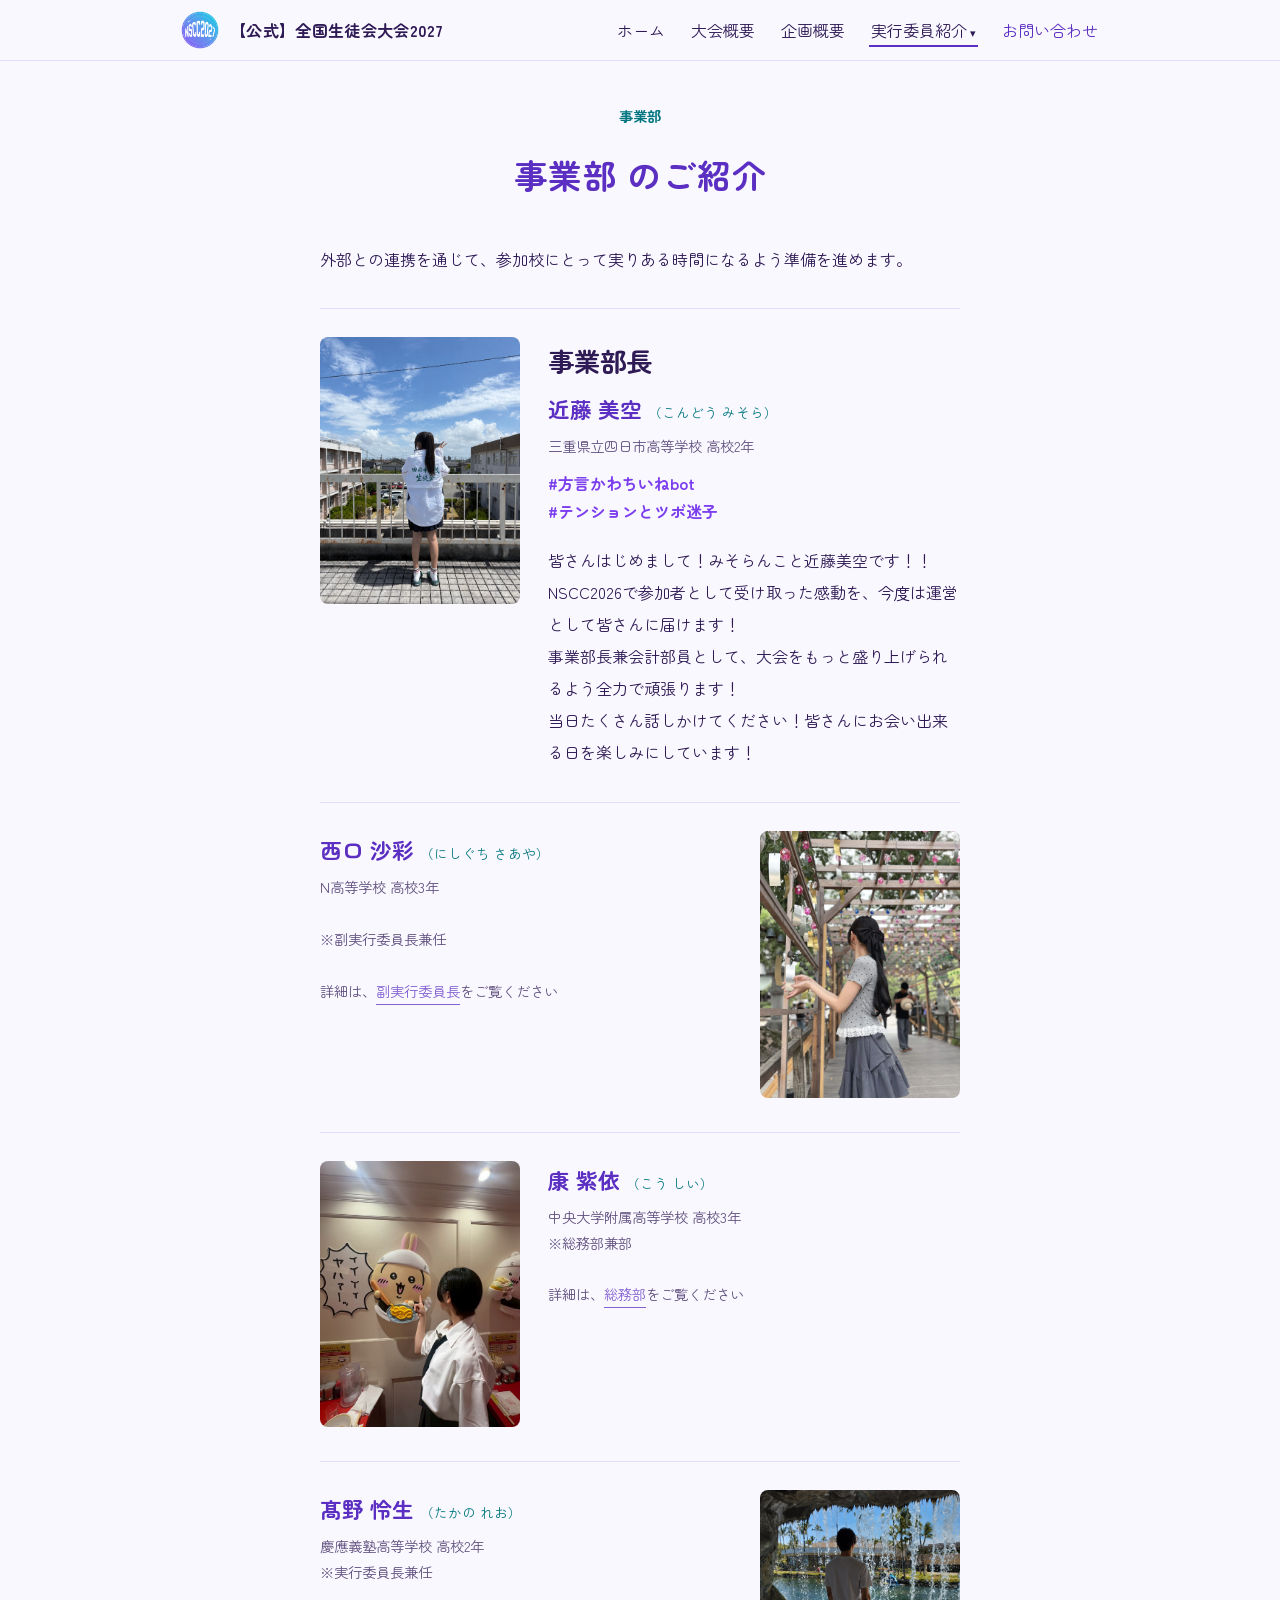
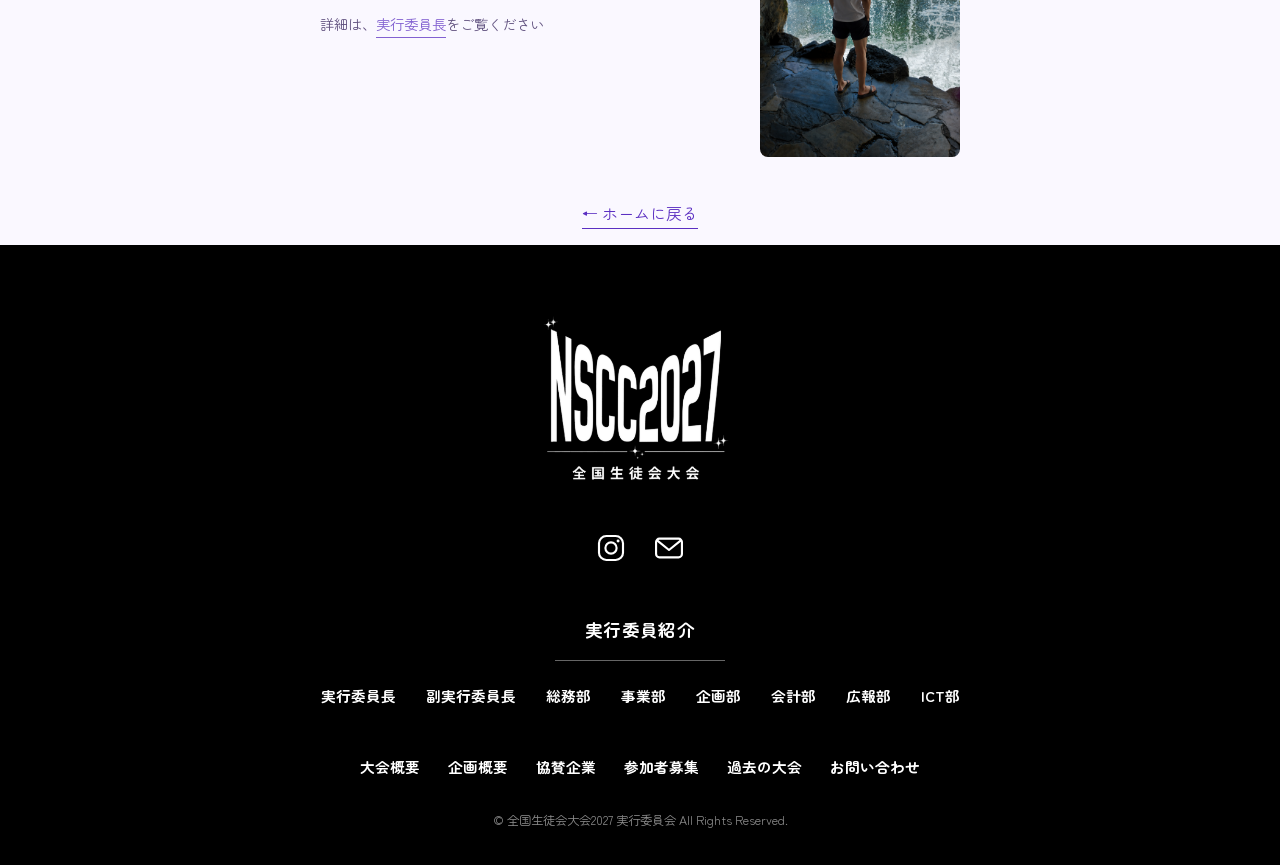
<file: committee-operations.html>
<!DOCTYPE html>
<html lang="ja">
<head>
<meta charset="UTF-8">
<meta name="viewport" content="width=device-width, initial-scale=1, viewport-fit=cover">
<title>事業部 | NSCC2027</title>
<link rel="preconnect" href="https://fonts.googleapis.com">
<link rel="preconnect" href="https://fonts.gstatic.com" crossorigin>
<link href="https://fonts.googleapis.com/css2?family=Zen+Maru+Gothic:wght@400;500;700;900&display=swap" rel="stylesheet">
<link rel="icon" href="icon.png" type="image/png">
<link rel="stylesheet" href="style.css">

</head>
<body>
<header>
  <div class="nav-inner">
    <div class="logo-area">
      <a href="index.html"><img src="icon.png" alt="NSCC2027 ロゴ"></a>
      <a href="index.html" class="brand-word">【公式】全国生徒会大会2027</a>
    </div>
    <button class="menu-toggle" id="menuToggle" aria-label="メニュー">☰</button>
    <nav class="main-nav" id="mainNav">
      <ul>
        <li><a class="navlink" data-page="home" href="index.html">ホーム</a></li>
        <li><a class="navlink" data-page="overview" href="overview.html">大会概要</a></li>
        <li><a class="navlink" data-page="program" href="program.html">企画概要</a></li>
        <li class="dropdown" id="committeeDropdown">
          <span class="navlink" id="committeeToggle" data-page="committee">実行委員紹介<span class="caret">▾</span></span>
          <div class="dropdown-menu" id="committeeMenu"></div>
        </li>
        <li><a class="navlink contact" data-page="contact" href="contact.html">お問い合わせ</a></li>
      </ul>
    </nav>
  </div>
</header>

<main class="wrap">

  <div class="committee-hero">
    <span class="role-badge">事業部</span>
    <h2>事業部 のご紹介</h2>
  </div>
  <div class="committee-body">
    <p>外部との連携を通じて、参加校にとって実りある時間になるよう準備を進めます。</p>

    <div class="member-card-horizontal">
      <img class="member-photo" src="picture/kondo.png" alt="近藤 美空">
      <div class="member-text">
        <p class="member-butyo">事業部長</p>
        <p class="member-name">近藤 美空<span class="member-kana">（こんどう みそら）</span></p>
        <p class="member-meta">三重県立四日市高等学校 高校2年</p>
        <p class="member-hashtags"><span>#方言かわちいねbot</span><span>#テンションとツボ迷子</span></p>
        <p class="member-message">皆さんはじめまして！みそらんこと近藤美空です！！<br>NSCC2026で参加者として受け取った感動を、今度は運営として皆さんに届けます！<br>事業部長兼会計部員として、大会をもっと盛り上げられるよう全力で頑張ります！<br>当日たくさん話しかけてください！皆さんにお会い出来る日を楽しみにしています！ </p>
      </div>
    </div>

    <div class="member-card-horizontal reverse">
      <img class="member-photo" src="picture/nishiguchi1.jpg" alt="西口 沙彩">
      <div class="member-text">
        <p class="member-name">西口 沙彩<span class="member-kana">（にしぐち さあや）</span></p>
        <p class="member-meta">N高等学校 高校3年<br><br>※副実行委員長兼任<br>詳細は、<a class="back-link" href="committee-vice-chairperson.html">副実行委員長</a>をご覧ください</p>
       </div>
    </div>

    <div class="member-card-horizontal">
      <img class="member-photo" src="picture/kou.jpeg" alt="康 紫依">
      <div class="member-text">
        <p class="member-name">康 紫依<span class="member-kana">（こう しい）</span></p>
        <p class="member-meta">中央大学附属高等学校 高校3年<br>※総務部兼部<br>詳細は、<a class="back-link" href="committee-general-affairs.html

">総務部</a>をご覧ください</p>
    </div>
      </div>

    <div class="member-card-horizontal reverse">
      <img class="member-photo" src="picture/member-chairperson.png" alt="髙野 怜生">
      <div class="member-text">
        <p class="member-name">髙野 怜生<span class="member-kana">（たかの れお）</span></p>
        <p class="member-meta">慶應義塾高等学校 高校2年<br>※実行委員長兼任<br>詳細は、<a class="back-link" href="committee-chairperson.html">実行委員長</a>をご覧ください</p>
    </div>
      </div>
    
    
  </div>
  <p style="text-align:center;"><a class="back-link" href="index.html">← ホームに戻る</a></p>

</main>

  <footer class="site-footer">
  <a href="index.html" class="footer-logo"><img src="logo.png" alt="NSCC2027 全国生徒会大会"></a>
  <div class="footer-social">
    <a href="https://www.instagram.com/nscc_2027/" target="_blank" rel="noopener" aria-label="Instagram"><svg viewBox="0 0 24 24" fill="none" stroke="currentColor" stroke-width="1.6"><rect x="3" y="3" width="18" height="18" rx="5.5"/><circle cx="12" cy="12" r="4.2"/><circle cx="17.3" cy="6.7" r="1.1" fill="currentColor" stroke="none"/></svg></a>
    <a href="mailto:nscc@seitokai.jp" aria-label="メール"><svg viewBox="0 0 24 24" fill="none" stroke="currentColor" stroke-width="1.6"><rect x="2.3" y="5" width="19.4" height="14" rx="2.5"/><path d="M3.3 6.5l8.7 7 8.7-7" stroke-linecap="round" stroke-linejoin="round"/></svg></a>
  </div>
  <div class="footer-committee">
    <h3>実行委員紹介</h3>
    <ul>
      <li><a href="committee-chairperson.html">実行委員長</a></li><li><a href="committee-vice-chairperson.html">副実行委員長</a></li><li><a href="committee-general-affairs.html">総務部</a></li><li><a href="committee-operations.html">事業部</a></li><li><a href="committee-planning.html">企画部</a></li><li><a href="committee-accounting.html">会計部</a></li><li><a href="committee-public-relations.html">広報部</a></li><li><a href="committee-ict.html">ICT部</a></li>
    </ul>
  </div>
  <div class="footer-links">
    <a href="overview.html">大会概要</a>
    <a href="program.html">企画概要</a>
    <a href="index.html#sponsors">協賛企業</a>
    <a href="recruitment.html">参加者募集</a>
    <a href="https://2026.nscc-seitokai.com/" target="_blank" rel="noopener">過去の大会</a>
    <a href="contact.html">お問い合わせ</a>
  </div>
  <p class="footer-copy">© 全国生徒会大会2027 実行委員会 All Rights Reserved.</p>
</footer>
  
<script src="script.js"></script>

</body>
</html>
</file>
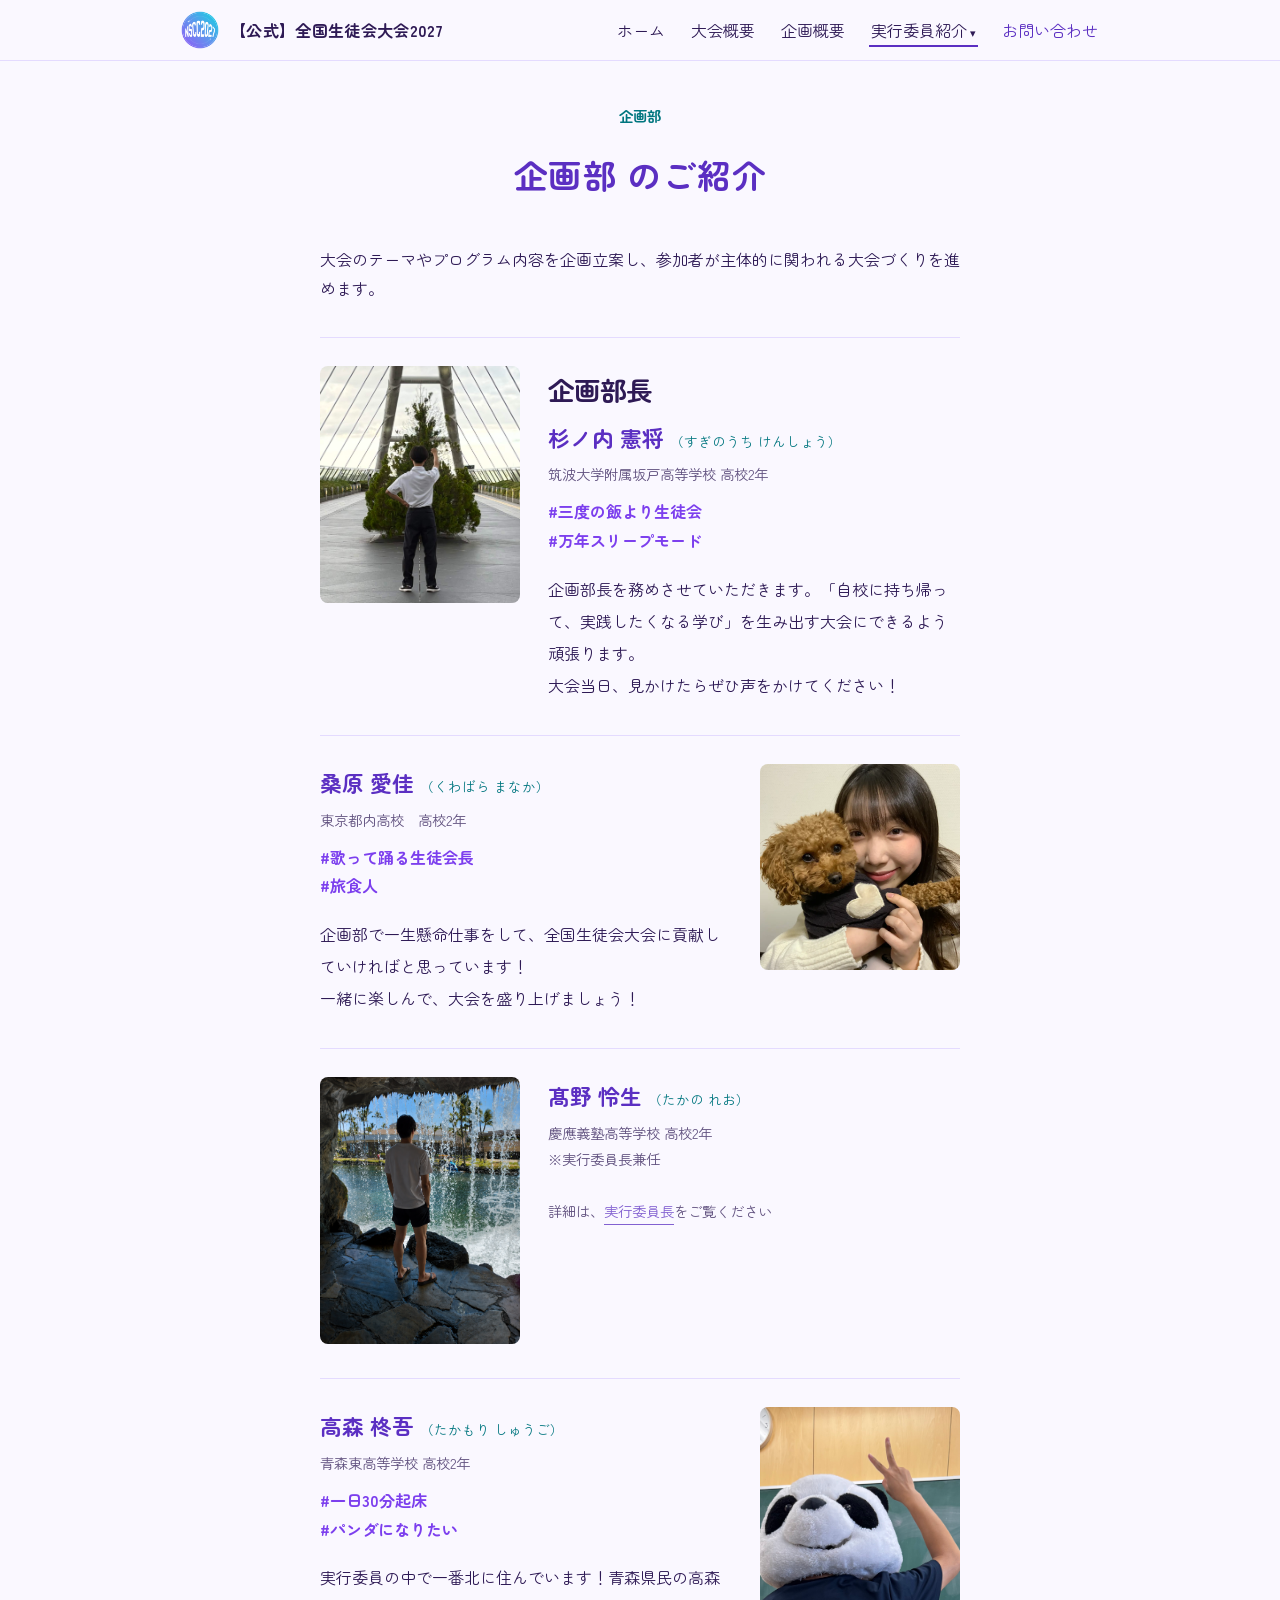
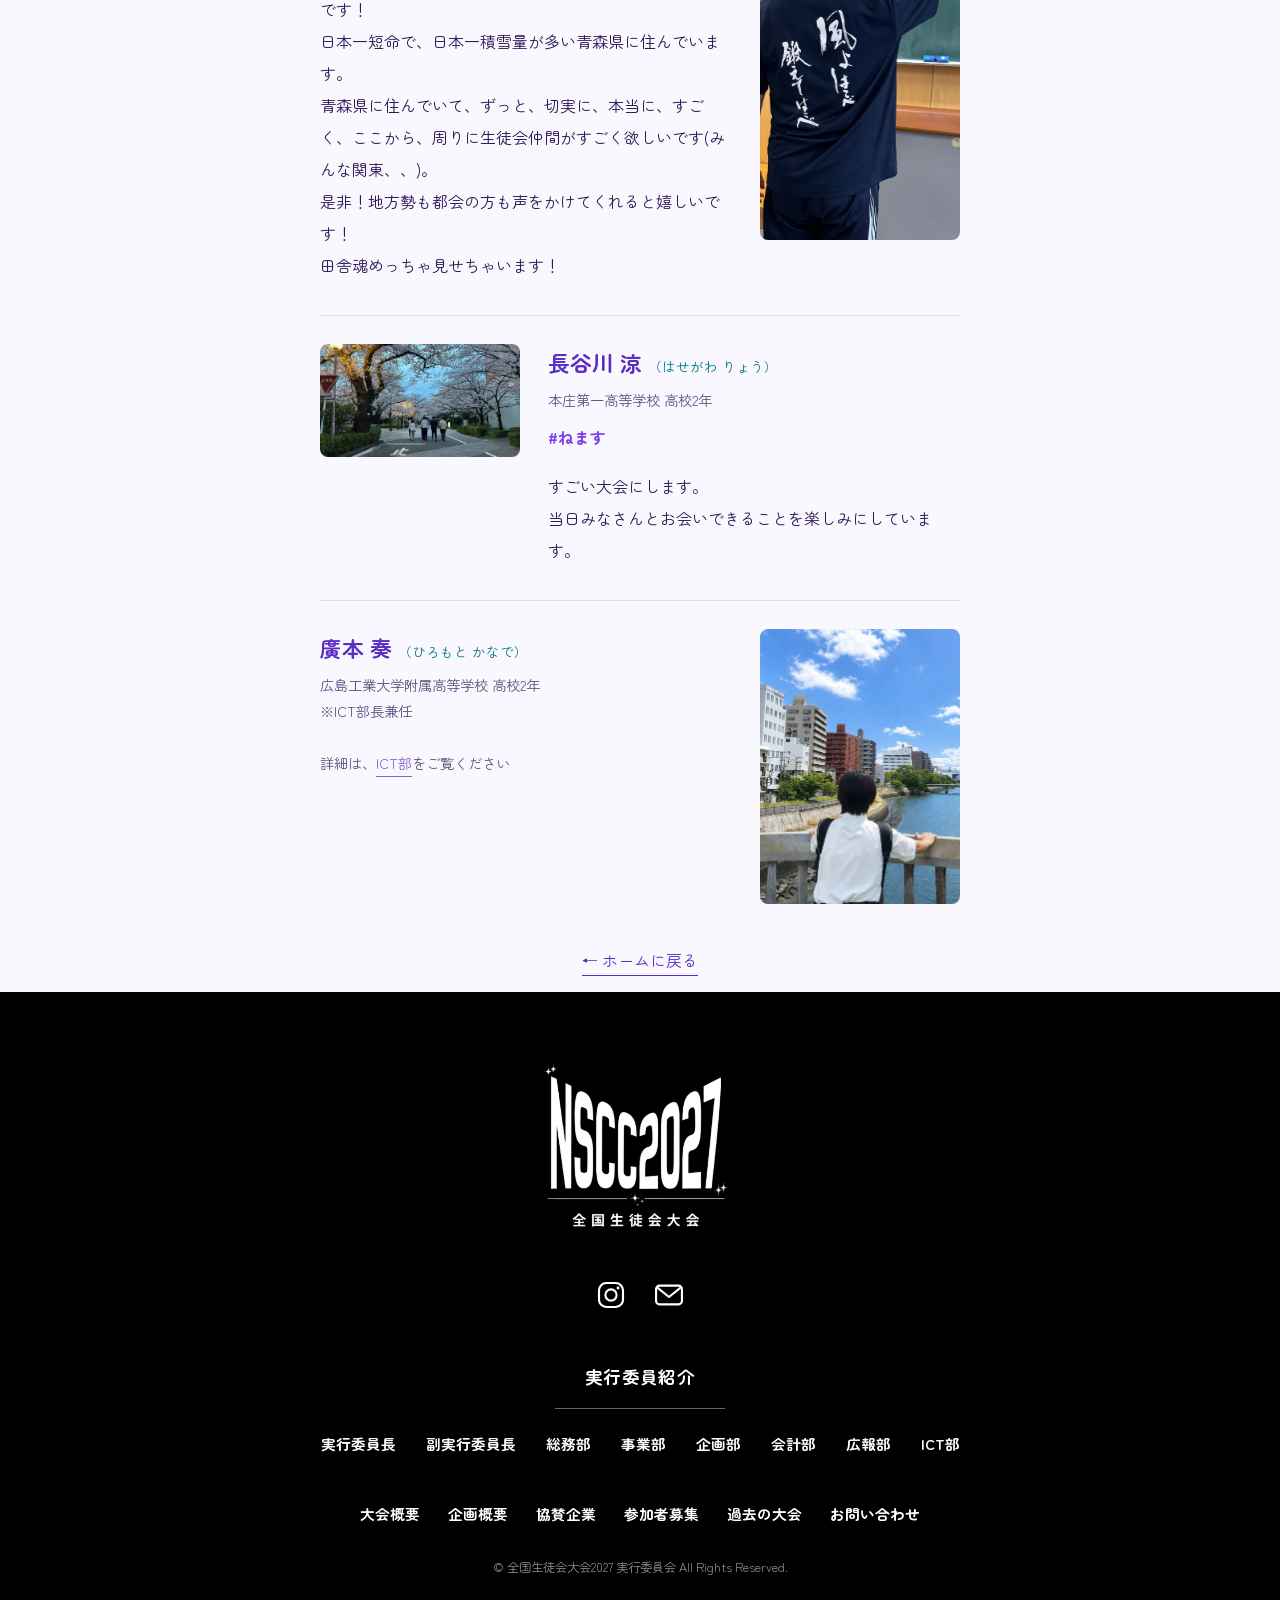
<file: committee-planning.html>
<!DOCTYPE html>
<html lang="ja">
<head>
<meta charset="UTF-8">
<meta name="viewport" content="width=device-width, initial-scale=1, viewport-fit=cover">
<title>企画部 | NSCC2027</title>
<link rel="preconnect" href="https://fonts.googleapis.com">
<link rel="preconnect" href="https://fonts.gstatic.com" crossorigin>
<link href="https://fonts.googleapis.com/css2?family=Zen+Maru+Gothic:wght@400;500;700;900&display=swap" rel="stylesheet">
<link rel="icon" href="icon.png" type="image/png">
<link rel="stylesheet" href="style.css">

</head>
<body>
<header>
  <div class="nav-inner">
    <div class="logo-area">
      <a href="index.html"><img src="icon.png" alt="NSCC2027 ロゴ"></a>
      <a href="index.html" class="brand-word">【公式】全国生徒会大会2027</a>
    </div>
    <button class="menu-toggle" id="menuToggle" aria-label="メニュー">☰</button>
    <nav class="main-nav" id="mainNav">
      <ul>
        <li><a class="navlink" data-page="home" href="index.html">ホーム</a></li>
        <li><a class="navlink" data-page="overview" href="overview.html">大会概要</a></li>
        <li><a class="navlink" data-page="program" href="program.html">企画概要</a></li>
        <li class="dropdown" id="committeeDropdown">
          <span class="navlink" id="committeeToggle" data-page="committee">実行委員紹介<span class="caret">▾</span></span>
          <div class="dropdown-menu" id="committeeMenu"></div>
        </li>
        <li><a class="navlink contact" data-page="contact" href="contact.html">お問い合わせ</a></li>
      </ul>
    </nav>
  </div>
</header>

<main class="wrap">

  <div class="committee-hero">
    <span class="role-badge">企画部</span>
    <h2>企画部 のご紹介</h2>
  </div>
  <div class="committee-body">
    <p>大会のテーマやプログラム内容を企画立案し、参加者が主体的に関われる大会づくりを進めます。</p>

    <div class="member-card-horizontal">
      <img class="member-photo" src="picture/suginouchi.jpg" alt="杉ノ内 憲将">
      <div class="member-text">
        <p class="member-butyo">企画部長</p>
        <p class="member-name">杉ノ内 憲将<span class="member-kana">（すぎのうち けんしょう）</span></p>
        <p class="member-meta">筑波大学附属坂戸高等学校 高校2年</p>
        <p class="member-hashtags"><span>#三度の飯より生徒会</span><span>#万年スリープモード</span></p>
        <p class="member-message">企画部長を務めさせていただきます。「自校に持ち帰って、実践したくなる学び」を生み出す大会にできるよう頑張ります。<br>大会当日、見かけたらぜひ声をかけてください！ </p>
      </div>
    </div>

    <div class="member-card-horizontal reverse">
      <img class="member-photo" src="picture/kuwabara.png" alt="桑原 愛佳">
      <div class="member-text">
        <p class="member-name">桑原 愛佳<span class="member-kana">（くわばら まなか）</span></p>
        <p class="member-meta">東京都内高校　高校2年</p>
        <p class="member-hashtags"><span>#歌って踊る生徒会長</span><span>#旅食人</span></p>
        <p class="member-message">企画部で一生懸命仕事をして、全国生徒会大会に貢献していければと思っています！<br>一緒に楽しんで、大会を盛り上げましょう！</p>
      </div>
    </div>

    <div class="member-card-horizontal">
      <img class="member-photo" src="picture/member-chairperson.png" alt="髙野 怜生">
      <div class="member-text">
        <p class="member-name">髙野 怜生<span class="member-kana">（たかの れお）</span></p>
        <p class="member-meta">慶應義塾高等学校 高校2年<br>※実行委員長兼任<br>詳細は、<a class="back-link" href="committee-chairperson.html">実行委員長</a>をご覧ください</p>
    </div>
      </div>

    <div class="member-card-horizontal reverse">
      <img class="member-photo" src="picture/takamori.jpeg" alt="高森 柊吾">
      <div class="member-text">
        <p class="member-name">高森 柊吾<span class="member-kana">（たかもり しゅうご）</span></p>
        <p class="member-meta">青森東高等学校 高校2年</p>
        <p class="member-hashtags"><span>#一日30分起床</span><span>#パンダになりたい</span></p>
        <p class="member-message">実行委員の中で一番北に住んでいます！青森県民の高森です！<br>日本一短命で、日本一積雪量が多い青森県に住んでいます。<br>青森県に住んでいて、ずっと、切実に、本当に、すごく、ここから、周りに生徒会仲間がすごく欲しいです(みんな関東、、)。<br>是非！地方勢も都会の方も声をかけてくれると嬉しいです！<br>田舎魂めっちゃ見せちゃいます！</p>
      </div>
    </div>

     <div class="member-card-horizontal">
      <img class="member-photo" src="picture/hasegawa.jpeg" alt="長谷川 涼">
      <div class="member-text">
        <p class="member-name">長谷川 涼<span class="member-kana">（はせがわ りょう）</span></p>
        <p class="member-meta">本庄第一高等学校 高校2年</p>
        <p class="member-hashtags"><span>#ねます</span></p>
        <p class="member-message">すごい大会にします。<br>当日みなさんとお会いできることを楽しみにしています。</p>
      </div>
    </div>

    <div class="member-card-horizontal reverse">
      <img class="member-photo" src="picture/hiromoto.png" alt="廣本 奏">
      <div class="member-text">
        <p class="member-name">廣本 奏<span class="member-kana">（ひろもと かなで）</span></p>
        <p class="member-meta">広島工業大学附属高等学校 高校2年<br>※ICT部長兼任<br>詳細は、<a class="back-link" href="committee-ict.html">ICT部</a>をご覧ください</p>
    </div>
      </div>

    
    
  </div>
  <p style="text-align:center;"><a class="back-link" href="index.html">← ホームに戻る</a></p>

</main>

  <footer class="site-footer">
  <a href="index.html" class="footer-logo"><img src="logo.png" alt="NSCC2027 全国生徒会大会"></a>
  <div class="footer-social">
    <a href="https://www.instagram.com/nscc_2027/" target="_blank" rel="noopener" aria-label="Instagram"><svg viewBox="0 0 24 24" fill="none" stroke="currentColor" stroke-width="1.6"><rect x="3" y="3" width="18" height="18" rx="5.5"/><circle cx="12" cy="12" r="4.2"/><circle cx="17.3" cy="6.7" r="1.1" fill="currentColor" stroke="none"/></svg></a>
    <a href="mailto:nscc@seitokai.jp" aria-label="メール"><svg viewBox="0 0 24 24" fill="none" stroke="currentColor" stroke-width="1.6"><rect x="2.3" y="5" width="19.4" height="14" rx="2.5"/><path d="M3.3 6.5l8.7 7 8.7-7" stroke-linecap="round" stroke-linejoin="round"/></svg></a>
  </div>
  <div class="footer-committee">
    <h3>実行委員紹介</h3>
    <ul>
      <li><a href="committee-chairperson.html">実行委員長</a></li><li><a href="committee-vice-chairperson.html">副実行委員長</a></li><li><a href="committee-general-affairs.html">総務部</a></li><li><a href="committee-operations.html">事業部</a></li><li><a href="committee-planning.html">企画部</a></li><li><a href="committee-accounting.html">会計部</a></li><li><a href="committee-public-relations.html">広報部</a></li><li><a href="committee-ict.html">ICT部</a></li>
    </ul>
  </div>
  <div class="footer-links">
    <a href="overview.html">大会概要</a>
    <a href="program.html">企画概要</a>
    <a href="index.html#sponsors">協賛企業</a>
    <a href="recruitment.html">参加者募集</a>
    <a href="https://2026.nscc-seitokai.com/" target="_blank" rel="noopener">過去の大会</a>
    <a href="contact.html">お問い合わせ</a>
  </div>
  <p class="footer-copy">© 全国生徒会大会2027 実行委員会 All Rights Reserved.</p>
</footer>
  
  <script src="script.js"></script>

</body>
</html>
</file>
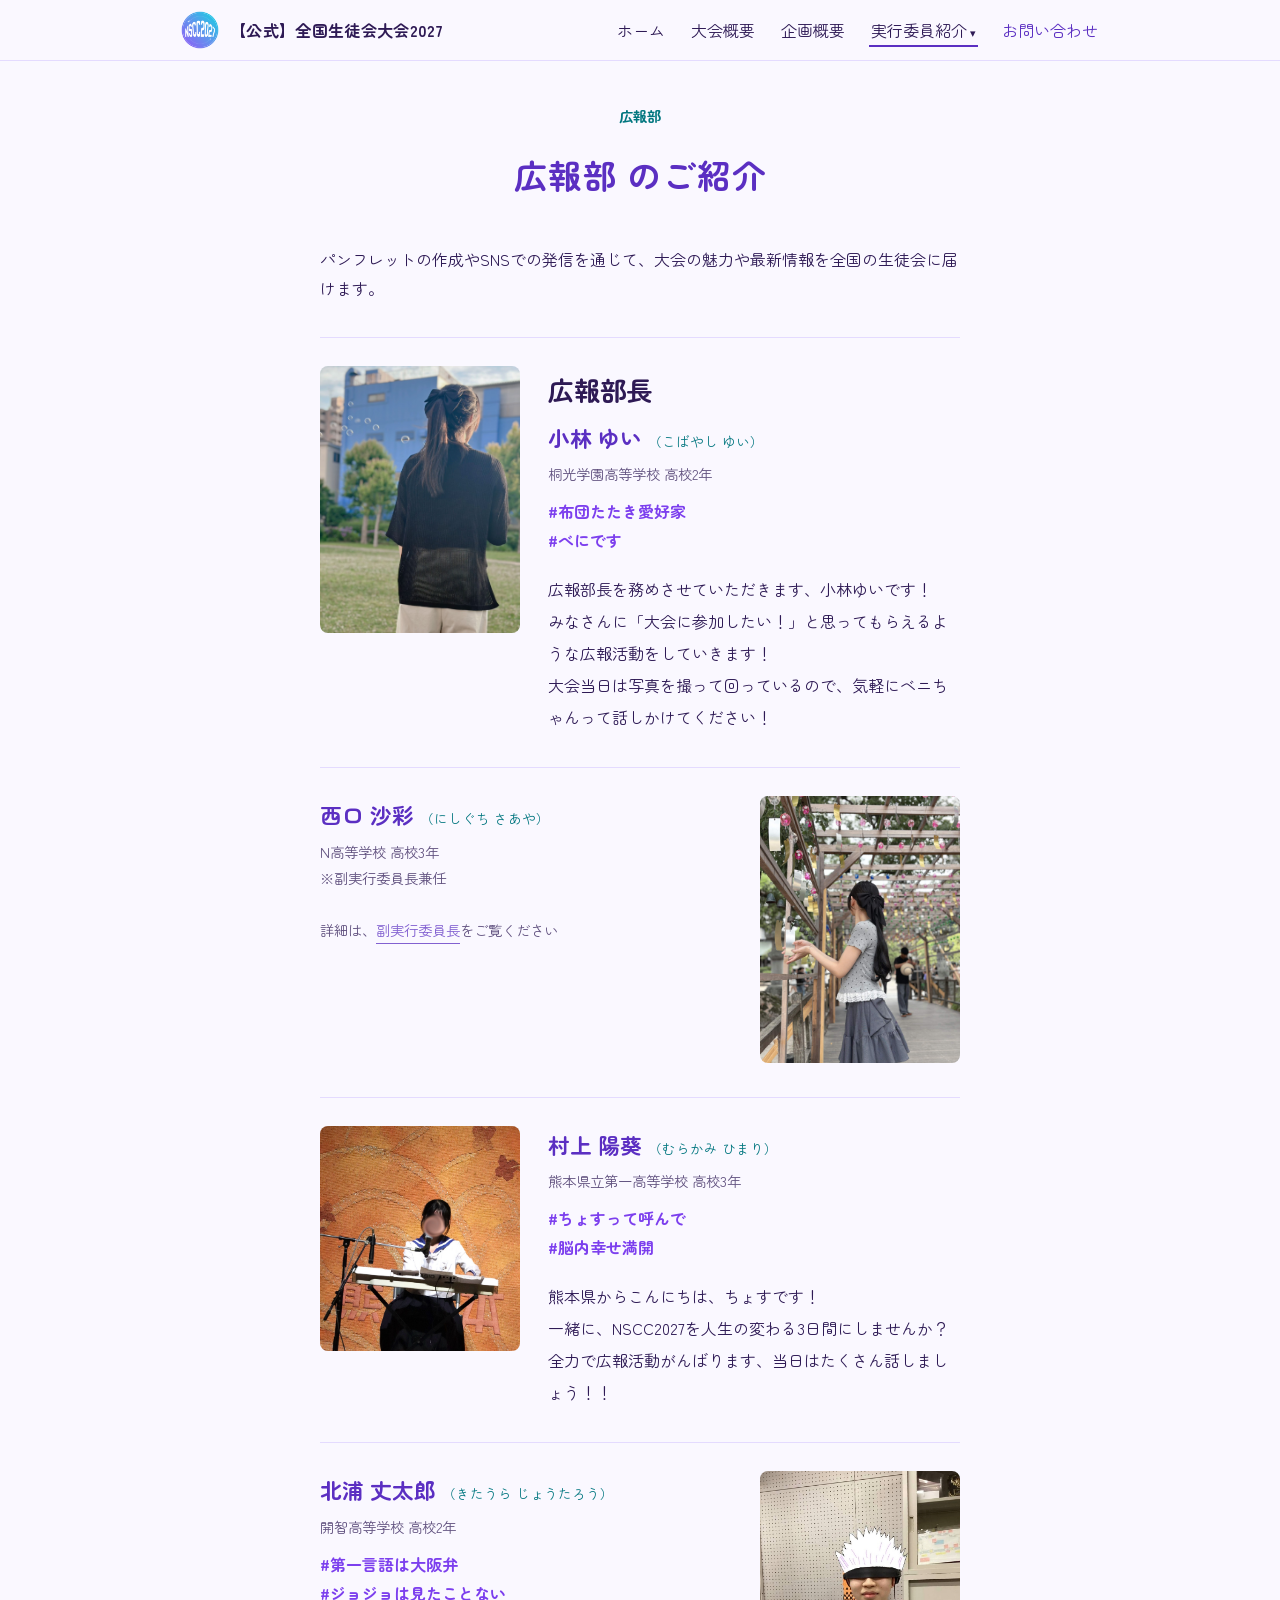
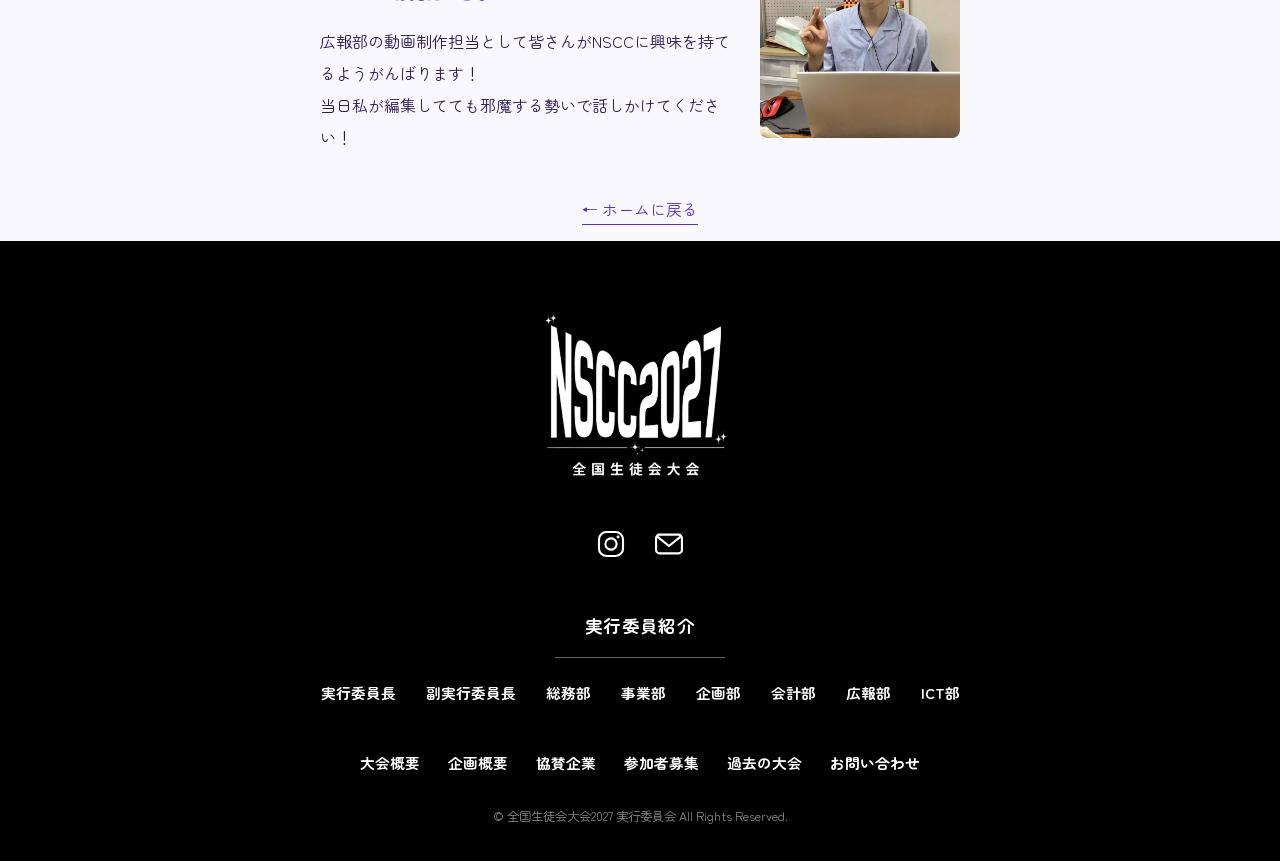
<file: committee-public-relations.html>
<!DOCTYPE html>
<html lang="ja">
<head>
<meta charset="UTF-8">
<meta name="viewport" content="width=device-width, initial-scale=1, viewport-fit=cover">
<title>広報部 | NSCC2027</title>
<link rel="preconnect" href="https://fonts.googleapis.com">
<link rel="preconnect" href="https://fonts.gstatic.com" crossorigin>
<link href="https://fonts.googleapis.com/css2?family=Zen+Maru+Gothic:wght@400;500;700;900&display=swap" rel="stylesheet">
<link rel="icon" href="icon.png" type="image/png">
<link rel="stylesheet" href="style.css">

</head>
<body>
<header>
  <div class="nav-inner">
    <div class="logo-area">
      <a href="index.html"><img src="icon.png" alt="NSCC2027 ロゴ"></a>
      <a href="index.html" class="brand-word">【公式】全国生徒会大会2027</a>
    </div>
    <button class="menu-toggle" id="menuToggle" aria-label="メニュー">☰</button>
    <nav class="main-nav" id="mainNav">
      <ul>
        <li><a class="navlink" data-page="home" href="index.html">ホーム</a></li>
        <li><a class="navlink" data-page="overview" href="overview.html">大会概要</a></li>
        <li><a class="navlink" data-page="program" href="program.html">企画概要</a></li>
        <li class="dropdown" id="committeeDropdown">
          <span class="navlink" id="committeeToggle" data-page="committee">実行委員紹介<span class="caret">▾</span></span>
          <div class="dropdown-menu" id="committeeMenu"></div>
        </li>
        <li><a class="navlink contact" data-page="contact" href="contact.html">お問い合わせ</a></li>
      </ul>
    </nav>
  </div>
</header>

<main class="wrap">

  <div class="committee-hero">
    <span class="role-badge">広報部</span>
    <h2>広報部 のご紹介</h2>
  </div>
  <div class="committee-body">
    <p>パンフレットの作成やSNSでの発信を通じて、大会の魅力や最新情報を全国の生徒会に届けます。</p>

  <div class="member-card-horizontal">
      <img class="member-photo" src="picture/kobayashi.jpeg" alt="小林 ゆい">
      <div class="member-text">
        <p class="member-butyo">広報部長</p>
        <p class="member-name">小林 ゆい<span class="member-kana">（こばやし ゆい）</span></p>
        <p class="member-meta">桐光学園高等学校 高校2年</p>
        <p class="member-hashtags"><span>#布団たたき愛好家</span><span>#べにです</span></p>
        <p class="member-message">広報部長を務めさせていただきます、小林ゆいです！<br>みなさんに「大会に参加したい！」と思ってもらえるような広報活動をしていきます！<br>大会当日は写真を撮って回っているので、気軽にベニちゃんって話しかけてください！</p>
      </div>
    </div>

    <div class="member-card-horizontal reverse">
      <img class="member-photo" src="picture/nishiguchi1.jpg" alt="西口 沙彩">
      <div class="member-text">
        <p class="member-name">西口 沙彩<span class="member-kana">（にしぐち さあや）</span></p>
        <p class="member-meta">N高等学校 高校3年<br>※副実行委員長兼任<br>詳細は、<a class="back-link" href="committee-vice-chairperson.html">副実行委員長</a>をご覧ください</p>
       </div>
    </div>

     <div class="member-card-horizontal">
      <img class="member-photo" src="picture/murakami.JPEG" alt="村上 陽葵">
      <div class="member-text">
        <p class="member-name">村上 陽葵<span class="member-kana">（むらかみ ひまり）</span></p>
        <p class="member-meta">熊本県立第一高等学校 高校3年</p>
        <p class="member-hashtags"><span>#ちょすって呼んで</span><span>#脳内幸せ満開</span></p>
        <p class="member-message">熊本県からこんにちは、ちょすです！<br>一緒に、NSCC2027を人生の変わる3日間にしませんか？<br>全力で広報活動がんばります、当日はたくさん話しましょう！！</p>
      </div>
    </div>

    <div class="member-card-horizontal reverse">
      <img class="member-photo" src="picture/kitaura.PNG" alt="北浦 丈太郎">
      <div class="member-text">
        <p class="member-name">北浦 丈太郎<span class="member-kana">（きたうら じょうたろう）</span></p>
        <p class="member-meta">開智高等学校 高校2年</p>
        <p class="member-hashtags"><span>#第一言語は大阪弁</span><span>#ジョジョは見たことない</span></p>
        <p class="member-message">広報部の動画制作担当として皆さんがNSCCに興味を持てるようがんばります！<br>当日私が編集してても邪魔する勢いで話しかけてください！</p>
      </div>
    </div>

  
  </div>
  <p style="text-align:center;"><a class="back-link" href="index.html">← ホームに戻る</a></p>

</main>

  <footer class="site-footer">
  <a href="index.html" class="footer-logo"><img src="logo.png" alt="NSCC2027 全国生徒会大会"></a>
  <div class="footer-social">
    <a href="https://www.instagram.com/nscc_2027/" target="_blank" rel="noopener" aria-label="Instagram"><svg viewBox="0 0 24 24" fill="none" stroke="currentColor" stroke-width="1.6"><rect x="3" y="3" width="18" height="18" rx="5.5"/><circle cx="12" cy="12" r="4.2"/><circle cx="17.3" cy="6.7" r="1.1" fill="currentColor" stroke="none"/></svg></a>
    <a href="mailto:nscc@seitokai.jp" aria-label="メール"><svg viewBox="0 0 24 24" fill="none" stroke="currentColor" stroke-width="1.6"><rect x="2.3" y="5" width="19.4" height="14" rx="2.5"/><path d="M3.3 6.5l8.7 7 8.7-7" stroke-linecap="round" stroke-linejoin="round"/></svg></a>
  </div>
  <div class="footer-committee">
    <h3>実行委員紹介</h3>
    <ul>
      <li><a href="committee-chairperson.html">実行委員長</a></li><li><a href="committee-vice-chairperson.html">副実行委員長</a></li><li><a href="committee-general-affairs.html">総務部</a></li><li><a href="committee-operations.html">事業部</a></li><li><a href="committee-planning.html">企画部</a></li><li><a href="committee-accounting.html">会計部</a></li><li><a href="committee-public-relations.html">広報部</a></li><li><a href="committee-ict.html">ICT部</a></li>
    </ul>
  </div>
  <div class="footer-links">
    <a href="overview.html">大会概要</a>
    <a href="program.html">企画概要</a>
    <a href="index.html#sponsors">協賛企業</a>
    <a href="recruitment.html">参加者募集</a>
    <a href="https://2026.nscc-seitokai.com/" target="_blank" rel="noopener">過去の大会</a>
    <a href="contact.html">お問い合わせ</a>
  </div>
  <p class="footer-copy">© 全国生徒会大会2027 実行委員会 All Rights Reserved.</p>
</footer>
  
  <script src="script.js"></script>

</body>
</html>
</file>
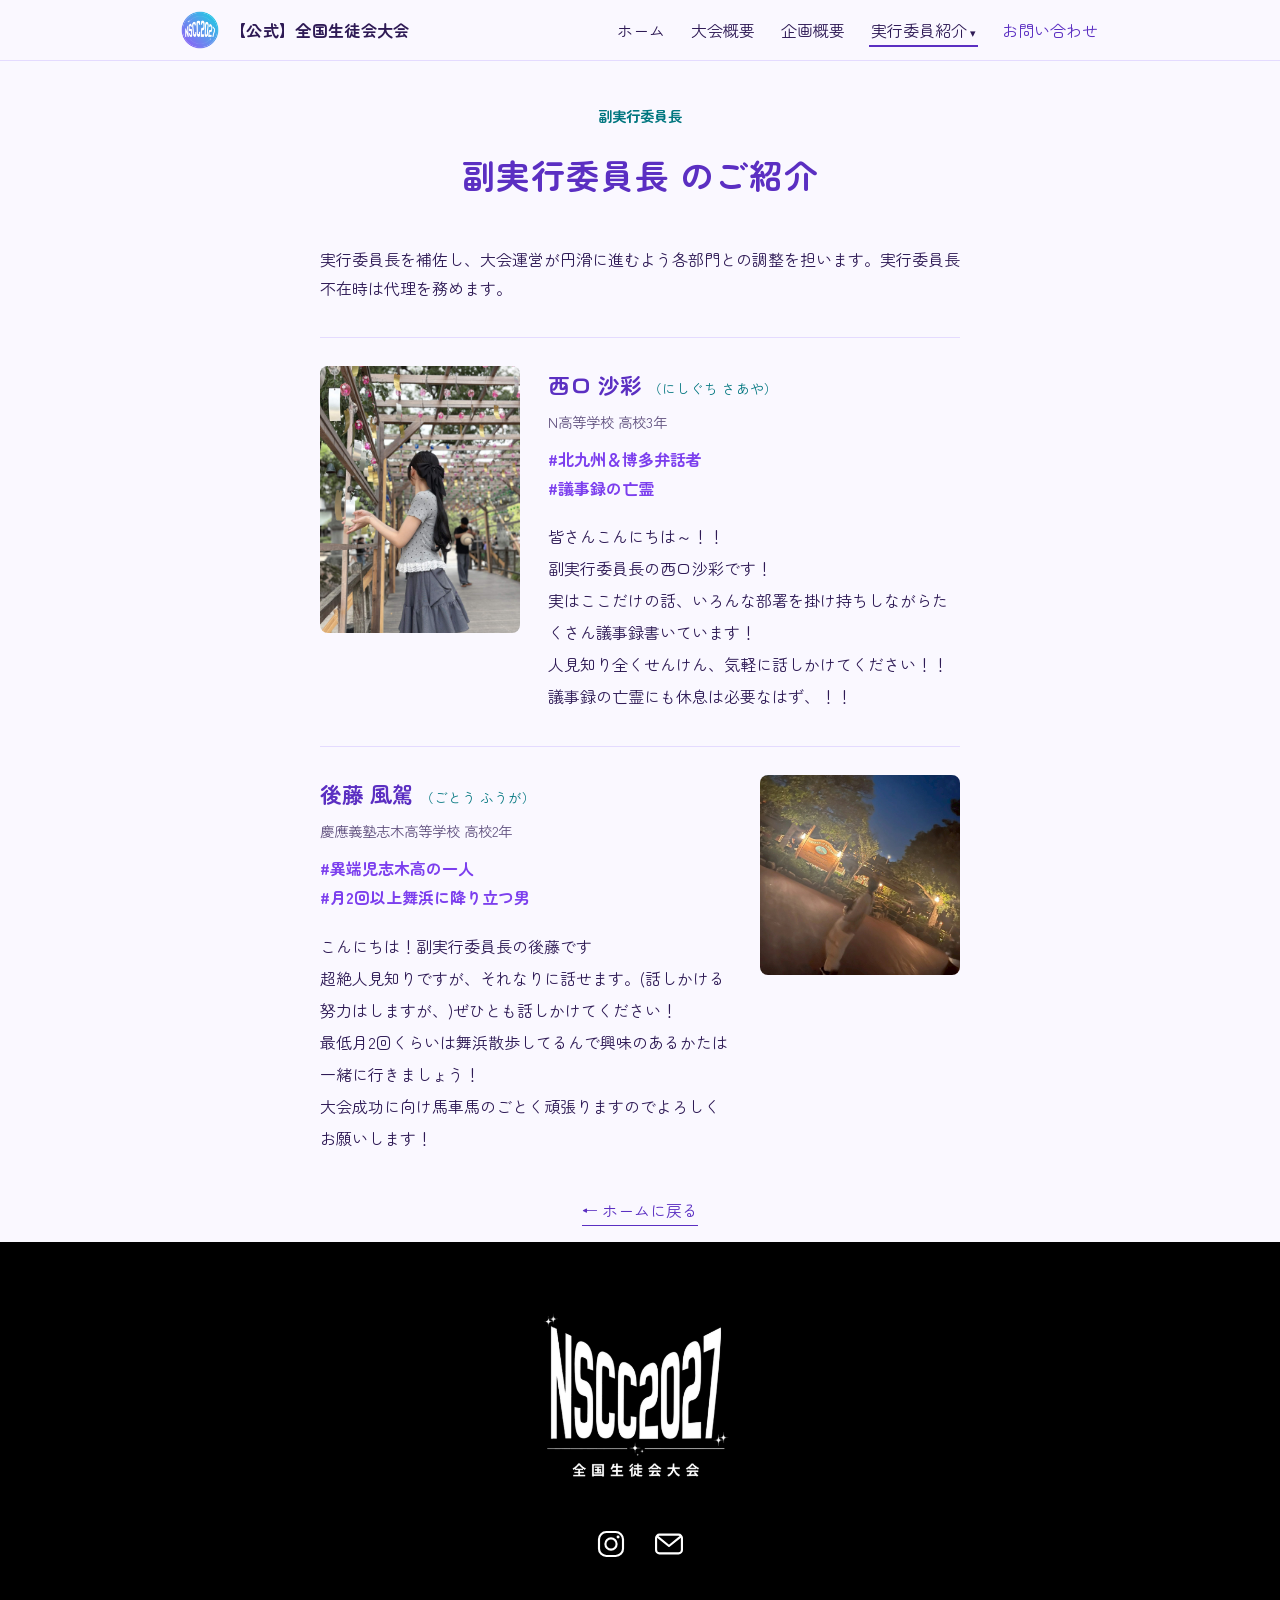
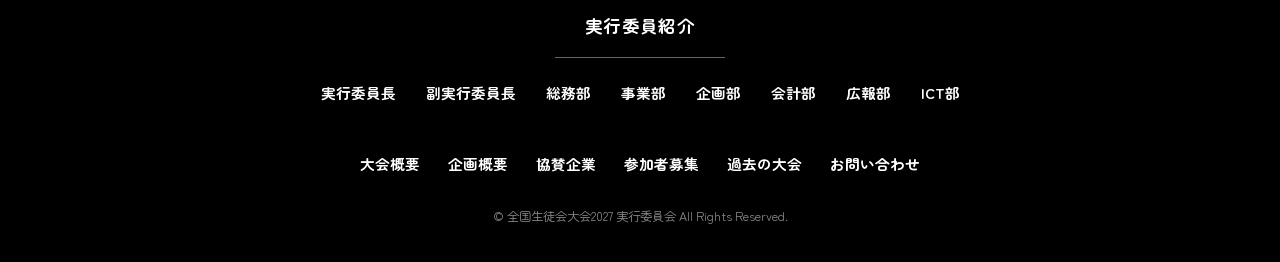
<file: committee-vice-chairperson.html>
<!DOCTYPE html>
<html lang="ja">
<head>
<meta charset="UTF-8">
<meta name="viewport" content="width=device-width, initial-scale=1, viewport-fit=cover">
<title>副実行委員長 | NSCC2027</title>
<link rel="preconnect" href="https://fonts.googleapis.com">
<link rel="preconnect" href="https://fonts.gstatic.com" crossorigin>
<link href="https://fonts.googleapis.com/css2?family=Zen+Maru+Gothic:wght@400;500;700;900&display=swap" rel="stylesheet">
<link rel="icon" href="icon.png" type="image/png">
<link rel="stylesheet" href="style.css">

</head>
<body>
<header>
  <div class="nav-inner">
    <div class="logo-area">
      <a href="index.html"><img src="icon.png" alt="NSCC2027 ロゴ"></a>
      <a href="index.html" class="brand-word">【公式】全国生徒会大会</a>
    </div>
    <button class="menu-toggle" id="menuToggle" aria-label="メニュー">☰</button>
    <nav class="main-nav" id="mainNav">
      <ul>
        <li><a class="navlink" data-page="home" href="index.html">ホーム</a></li>
        <li><a class="navlink" data-page="overview" href="overview.html">大会概要</a></li>
        <li><a class="navlink" data-page="program" href="program.html">企画概要</a></li>
        <li class="dropdown" id="committeeDropdown">
          <span class="navlink" id="committeeToggle" data-page="committee">実行委員紹介<span class="caret">▾</span></span>
          <div class="dropdown-menu" id="committeeMenu"></div>
        </li>
        <li><a class="navlink contact" data-page="contact" href="contact.html">お問い合わせ</a></li>
      </ul>
    </nav>
  </div>
</header>

<main class="wrap">

  <div class="committee-hero">
    <span class="role-badge">副実行委員長</span>
    <h2>副実行委員長 のご紹介</h2>
  </div>
  <div class="committee-body">
    <p>実行委員長を補佐し、大会運営が円滑に進むよう各部門との調整を担います。実行委員長不在時は代理を務めます。</p>
    
    <div class="member-card-horizontal">
      <img class="member-photo" src="picture/nishiguchi1.jpg" alt="西口 紗彩">
      <div class="member-text">
        <p class="member-name">西口 沙彩<span class="member-kana">（にしぐち さあや）</span></p>
        <p class="member-meta">N高等学校 高校3年</p>
        <p class="member-hashtags"><span>#北九州＆博多弁話者</span><span>#議事録の亡霊</span></p>
        <p class="member-message">皆さんこんにちは～！！<br>副実行委員長の西口沙彩です！<br>実はここだけの話、いろんな部署を掛け持ちしながらたくさん議事録書いています！<br>人見知り全くせんけん、気軽に話しかけてください！！<br>議事録の亡霊にも休息は必要なはず、！！</p>
      </div>
    </div>

    <div class="member-card-horizontal reverse">
      <img class="member-photo" src="picture/gotou.jpg" alt="後藤 風駕">
      <div class="member-text">
        <p class="member-name">後藤 風駕<span class="member-kana">（ごとう ふうが）</span></p>
        <p class="member-meta">慶應義塾志木高等学校 高校2年</p>
        <p class="member-hashtags"><span>#異端児志木高の一人</span><span>#月2回以上舞浜に降り立つ男</span></p>
        <p class="member-message">こんにちは！副実行委員長の後藤です<br>超絶人見知りですが、それなりに話せます。(話しかける努力はしますが、)ぜひとも話しかけてください！<br>最低月2回くらいは舞浜散歩してるんで興味のあるかたは一緒に行きましょう！<br>大会成功に向け馬車馬のごとく頑張りますのでよろしくお願いします！</p>
      </div>
    </div>

  </div>
  <p style="text-align:center;"><a class="back-link" href="index.html">← ホームに戻る</a></p>

</main>

  <footer class="site-footer">
  <a href="index.html" class="footer-logo"><img src="logo.png" alt="NSCC2027 全国生徒会大会"></a>
  <div class="footer-social">
    <a href="https://www.instagram.com/nscc_2027/" target="_blank" rel="noopener" aria-label="Instagram"><svg viewBox="0 0 24 24" fill="none" stroke="currentColor" stroke-width="1.6"><rect x="3" y="3" width="18" height="18" rx="5.5"/><circle cx="12" cy="12" r="4.2"/><circle cx="17.3" cy="6.7" r="1.1" fill="currentColor" stroke="none"/></svg></a>
    <a href="mailto:nscc@seitokai.jp" aria-label="メール"><svg viewBox="0 0 24 24" fill="none" stroke="currentColor" stroke-width="1.6"><rect x="2.3" y="5" width="19.4" height="14" rx="2.5"/><path d="M3.3 6.5l8.7 7 8.7-7" stroke-linecap="round" stroke-linejoin="round"/></svg></a>
  </div>
  <div class="footer-committee">
    <h3>実行委員紹介</h3>
    <ul>
      <li><a href="committee-chairperson.html">実行委員長</a></li><li><a href="committee-vice-chairperson.html">副実行委員長</a></li><li><a href="committee-general-affairs.html">総務部</a></li><li><a href="committee-operations.html">事業部</a></li><li><a href="committee-planning.html">企画部</a></li><li><a href="committee-accounting.html">会計部</a></li><li><a href="committee-public-relations.html">広報部</a></li><li><a href="committee-ict.html">ICT部</a></li>
    </ul>
  </div>
  <div class="footer-links">
    <a href="overview.html">大会概要</a>
    <a href="program.html">企画概要</a>
    <a href="index.html#sponsors">協賛企業</a>
    <a href="recruitment.html">参加者募集</a>
    <a href="https://2026.nscc-seitokai.com/" target="_blank" rel="noopener">過去の大会</a>
    <a href="contact.html">お問い合わせ</a>
  </div>
  <p class="footer-copy">© 全国生徒会大会2027 実行委員会 All Rights Reserved.</p>
</footer>
  
<script src="script.js"></script>

</body>
</html>
</file>
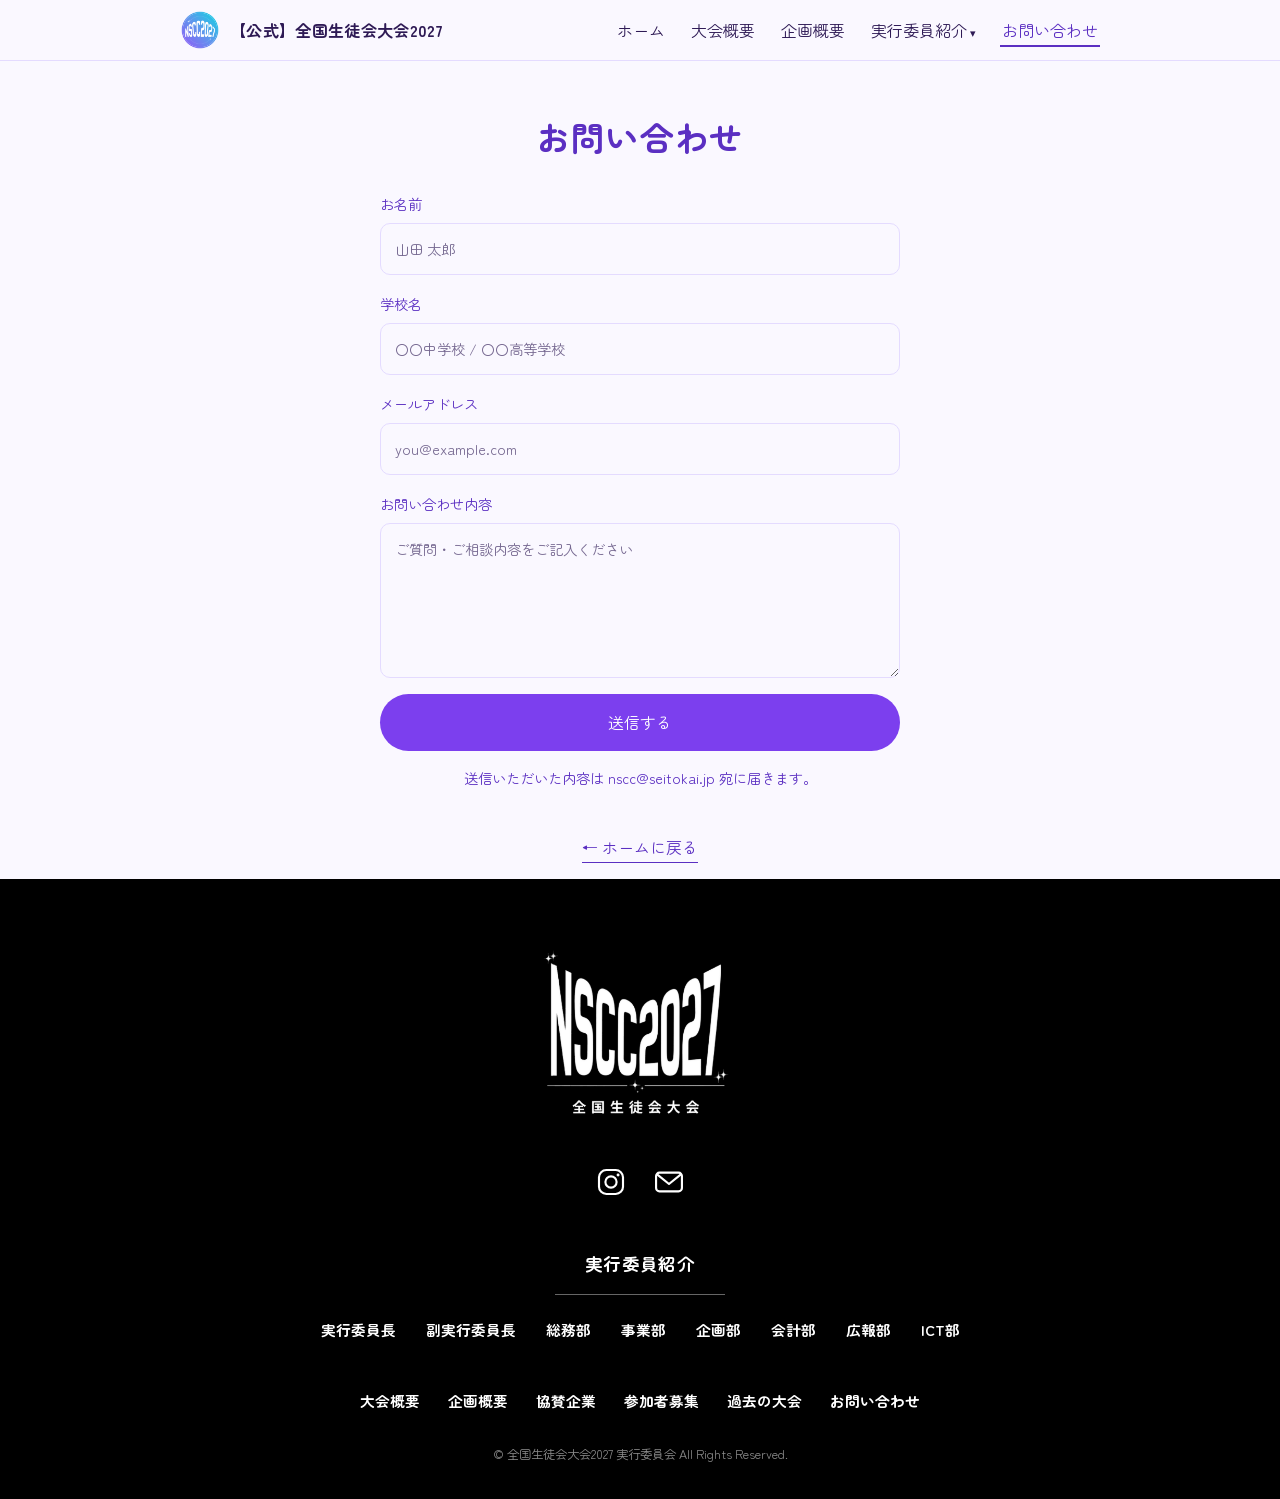
<file: contact.html>
<!DOCTYPE html>
<html lang="ja">
<head>
<meta charset="UTF-8">
<meta name="viewport" content="width=device-width, initial-scale=1, viewport-fit=cover">
<title>お問い合わせ | NSCC2027</title>
<link rel="preconnect" href="https://fonts.googleapis.com">
<link rel="preconnect" href="https://fonts.gstatic.com" crossorigin>
<link href="https://fonts.googleapis.com/css2?family=Zen+Maru+Gothic:wght@400;500;700;900&display=swap" rel="stylesheet">
<link rel="icon" href="icon.png" type="image/png">
<link rel="stylesheet" href="style.css">

</head>
<body>
<header>
  <div class="nav-inner">
    <div class="logo-area">
      <a href="index.html"><img src="icon.png" alt="NSCC2027 ロゴ"></a>
      <a href="index.html" class="brand-word">【公式】全国生徒会大会2027</a>
    </div>
    <button class="menu-toggle" id="menuToggle" aria-label="メニュー">☰</button>
    <nav class="main-nav" id="mainNav">
      <ul>
        <li><a class="navlink" data-page="home" href="index.html">ホーム</a></li>
        <li><a class="navlink" data-page="overview" href="overview.html">大会概要</a></li>
        <li><a class="navlink" data-page="program" href="program.html">企画概要</a></li>
        <li class="dropdown" id="committeeDropdown">
          <span class="navlink" id="committeeToggle" data-page="committee">実行委員紹介<span class="caret">▾</span></span>
          <div class="dropdown-menu" id="committeeMenu"></div>
        </li>
        <li><a class="navlink contact" data-page="contact" href="contact.html">お問い合わせ</a></li>
      </ul>
    </nav>
  </div>
</header>

<main class="wrap">

  <div class="committee-hero">
    <h2>お問い合わせ</h2>
  </div>
  <form class="contact-form" action="https://formsubmit.co/nscc@seitokai.jp" method="POST">
    <input type="hidden" name="_subject" value="【NSCC2027】お問い合わせ">
    <input type="hidden" name="_template" value="table">
    <input type="hidden" name="_captcha" value="false">
    <label>お名前
      <input type="text" name="お名前" required placeholder="山田 太郎">
    </label>
    <label>学校名
      <input type="text" name="学校名" placeholder="〇〇中学校 / 〇〇高等学校">
    </label>
    <label>メールアドレス
      <input type="email" name="メールアドレス" required placeholder="you@example.com">
    </label>
    <label>お問い合わせ内容
      <textarea name="お問い合わせ内容" rows="5" required placeholder="ご質問・ご相談内容をご記入ください"></textarea>
    </label>
    <button type="submit">送信する</button>
  </form>
  <p class="contact-note">送信いただいた内容は nscc@seitokai.jp 宛に届きます。</p>
  <p style="text-align:center;"><a class="back-link" href="index.html">← ホームに戻る</a></p>

</main>
<footer class="site-footer">
  <a href="index.html" class="footer-logo"><img src="logo.png" alt="NSCC2027 全国生徒会大会"></a>
  <div class="footer-social">
    <a href="https://www.instagram.com/nscc_2027/" target="_blank" rel="noopener" aria-label="Instagram"><svg viewBox="0 0 24 24" fill="none" stroke="currentColor" stroke-width="1.6"><rect x="3" y="3" width="18" height="18" rx="5.5"/><circle cx="12" cy="12" r="4.2"/><circle cx="17.3" cy="6.7" r="1.1" fill="currentColor" stroke="none"/></svg></a>
    <a href="mailto:nscc@seitokai.jp" aria-label="メール"><svg viewBox="0 0 24 24" fill="none" stroke="currentColor" stroke-width="1.6"><rect x="2.3" y="5" width="19.4" height="14" rx="2.5"/><path d="M3.3 6.5l8.7 7 8.7-7" stroke-linecap="round" stroke-linejoin="round"/></svg></a>
  </div>
  <div class="footer-committee">
    <h3>実行委員紹介</h3>
    <ul>
      <li><a href="committee-chairperson.html">実行委員長</a></li><li><a href="committee-vice-chairperson.html">副実行委員長</a></li><li><a href="committee-general-affairs.html">総務部</a></li><li><a href="committee-operations.html">事業部</a></li><li><a href="committee-planning.html">企画部</a></li><li><a href="committee-accounting.html">会計部</a></li><li><a href="committee-public-relations.html">広報部</a></li><li><a href="committee-ict.html">ICT部</a></li>
    </ul>
  </div>
  <div class="footer-links">
    <a href="overview.html">大会概要</a>
    <a href="program.html">企画概要</a>
    <a href="index.html#sponsors">協賛企業</a>
    <a href="recruitment.html">参加者募集</a>
    <a href="https://2026.nscc-seitokai.com/" target="_blank" rel="noopener">過去の大会</a>
    <a href="contact.html">お問い合わせ</a>
  </div>
  <p class="footer-copy">© 全国生徒会大会2027 実行委員会 All Rights Reserved.</p>
</footer>
<script src="script.js"></script>

</body>
</html>
</file>
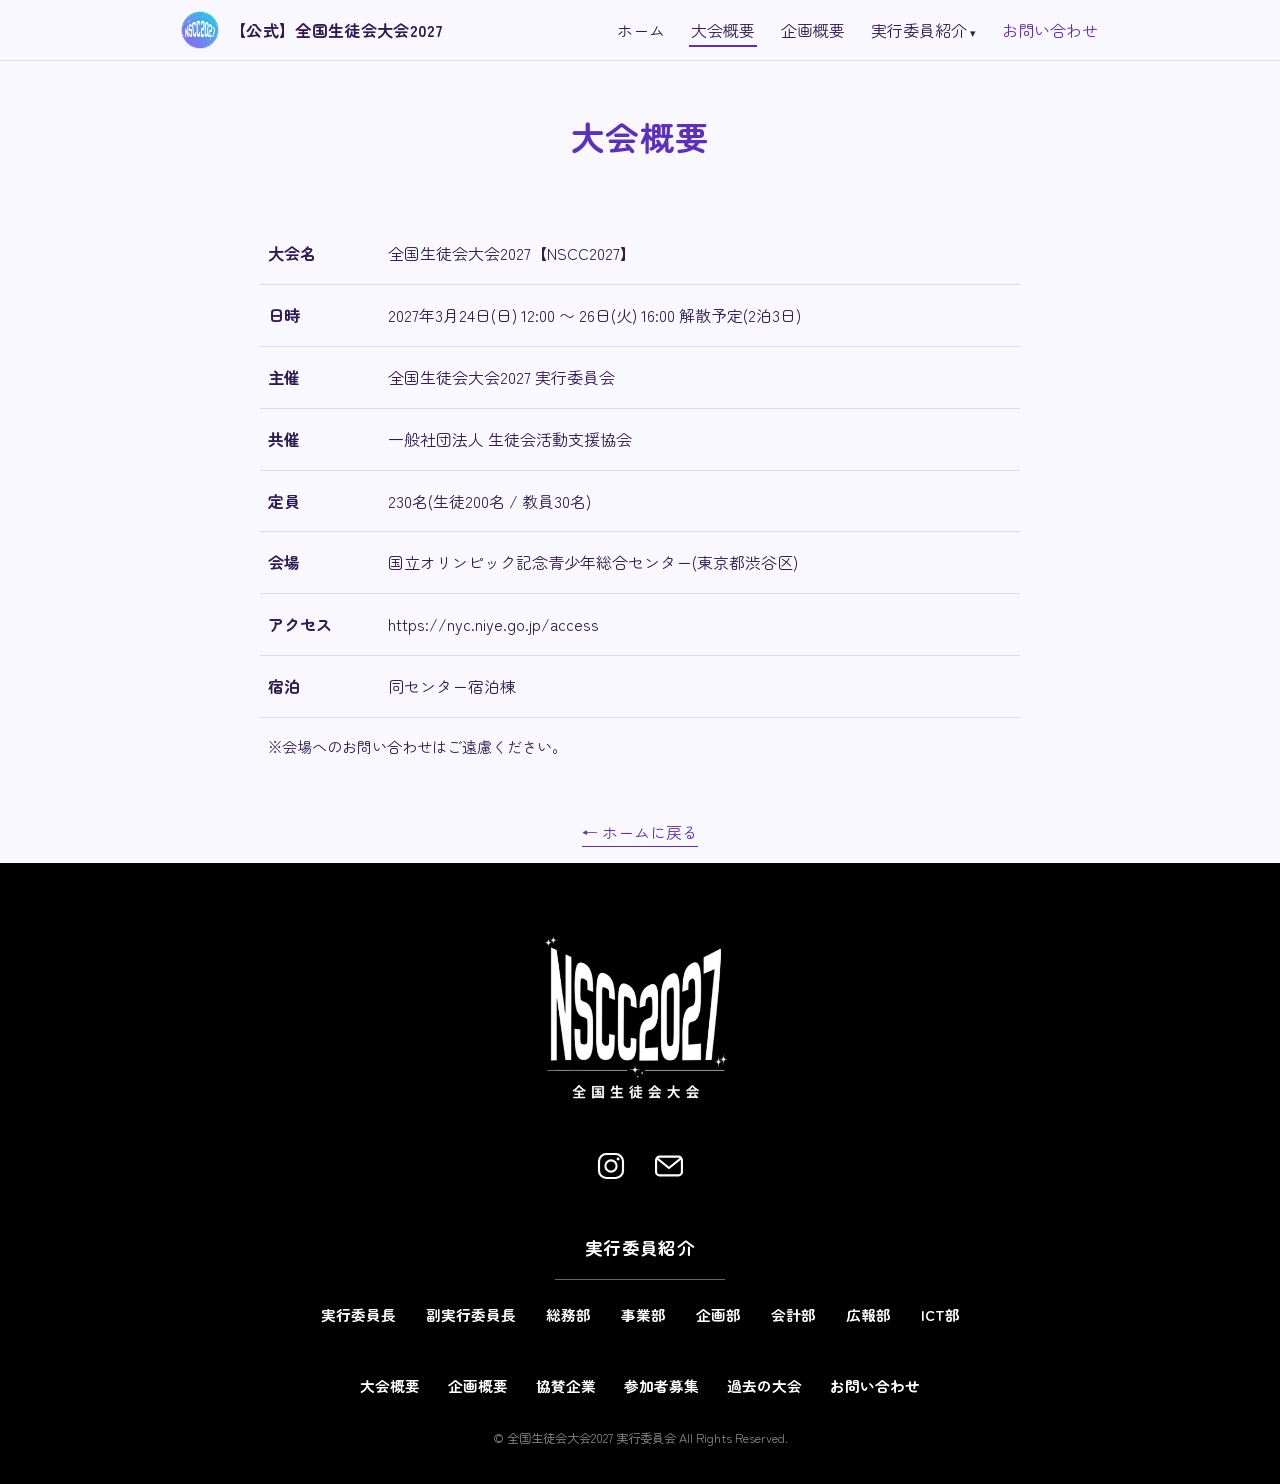
<file: overview.html>
<!DOCTYPE html>
<html lang="ja">
<head>
<meta charset="UTF-8">
<meta name="viewport" content="width=device-width, initial-scale=1, viewport-fit=cover">
<title>大会概要 | NSCC2027</title>
<link rel="preconnect" href="https://fonts.googleapis.com">
<link rel="preconnect" href="https://fonts.gstatic.com" crossorigin>
<link href="https://fonts.googleapis.com/css2?family=Zen+Maru+Gothic:wght@400;500;700;900&display=swap" rel="stylesheet">
<link rel="stylesheet" href="style.css">
<link rel="icon" href="icon.png" type="image/png">
<style>
  .overview-table {
    width: 100%;
    max-width: 760px;
    margin: 32px auto 16px;
    border-collapse: collapse;
  }
  .overview-table th,
  .overview-table td {
    padding: 16px 8px;
    text-align: left;
    vertical-align: top;
    line-height: 1.8;
    border-bottom: 1px solid #ddd;
  }
  .overview-table th {
    width: 7.5em;
    white-space: nowrap;
    font-weight: 700;
  }
  .overview-table td {
    word-break: break-word;
  }
  .overview-note {
    max-width: 760px;
    margin: 0 auto 32px;
    padding: 0 8px;
    font-size: 0.95rem;
    line-height: 1.7;
  }
  @media (max-width: 600px) {
    .overview-table,
    .overview-table tbody,
    .overview-table tr,
    .overview-table th,
    .overview-table td {
      display: block;
      width: 100%;
    }
    .overview-table th {
      padding: 14px 8px 0;
      border-bottom: none;
    }
    .overview-table td {
      padding: 2px 8px 14px;
    }
  }
</style>
</head>
<body>
<header>
  <div class="nav-inner">
    <div class="logo-area">
      <a href="index.html"><img src="icon.png" alt="NSCC2027 ロゴ"></a>
      <a href="index.html" class="brand-word">【公式】全国生徒会大会2027</a>
    </div>
    <button class="menu-toggle" id="menuToggle" aria-label="メニュー">☰</button>
    <nav class="main-nav" id="mainNav">
      <ul>
        <li><a class="navlink" data-page="home" href="index.html">ホーム</a></li>
        <li><a class="navlink" data-page="overview" href="overview.html">大会概要</a></li>
        <li><a class="navlink" data-page="program" href="program.html">企画概要</a></li>
        <li class="dropdown" id="committeeDropdown">
          <span class="navlink" id="committeeToggle" data-page="committee">実行委員紹介<span class="caret">▾</span></span>
          <div class="dropdown-menu" id="committeeMenu"></div>
        </li>
        <li><a class="navlink contact" data-page="contact" href="contact.html">お問い合わせ</a></li>
      </ul>
    </nav>
  </div>
</header>

<main class="wrap">

  <div class="committee-hero">
    <h2>大会概要</h2>
  </div>

  <table class="overview-table">
    <tbody>
      <tr>
        <th scope="row">大会名</th>
        <td>全国生徒会大会2027【NSCC2027】</td>
      </tr>
      <tr>
        <th scope="row">日時</th>
        <td>2027年3月24日(日) 12:00 〜 26日(火) 16:00 解散予定(2泊3日)</td>
      </tr>
      <tr>
        <th scope="row">主催</th>
        <td>全国生徒会大会2027 実行委員会</td>
      </tr>
      <tr>
        <th scope="row">共催</th>
        <td>一般社団法人 生徒会活動支援協会</td>
      </tr>
      <tr>
        <th scope="row">定員</th>
        <td>230名(生徒200名 / 教員30名)</td>
      </tr>
      <tr>
        <th scope="row">会場</th>
        <td>国立オリンピック記念青少年総合センター(東京都渋谷区)</td>
      </tr>
      <tr>
        <th scope="row">アクセス</th>
        <td><a href="https://nyc.niye.go.jp/access" target="_blank" rel="noopener">https://nyc.niye.go.jp/access</a></td>
      </tr>
      <tr>
        <th scope="row">宿泊</th>
        <td>同センター宿泊棟</td>
      </tr>
    </tbody>
  </table>

  <p class="overview-note">※会場へのお問い合わせはご遠慮ください。</p>

  <p style="text-align:center;"><a class="back-link" href="index.html">← ホームに戻る</a></p>

</main>
<footer class="site-footer">
  <a href="index.html" class="footer-logo"><img src="logo.png" alt="NSCC2027 全国生徒会大会"></a>
  <div class="footer-social">
    <a href="https://www.instagram.com/nscc_2027/" target="_blank" rel="noopener" aria-label="Instagram"><svg viewBox="0 0 24 24" fill="none" stroke="currentColor" stroke-width="1.6"><rect x="3" y="3" width="18" height="18" rx="5.5"/><circle cx="12" cy="12" r="4.2"/><circle cx="17.3" cy="6.7" r="1.1" fill="currentColor" stroke="none"/></svg></a>
    <a href="mailto:nscc@seitokai.jp" aria-label="メール"><svg viewBox="0 0 24 24" fill="none" stroke="currentColor" stroke-width="1.6"><rect x="2.3" y="5" width="19.4" height="14" rx="2.5"/><path d="M3.3 6.5l8.7 7 8.7-7" stroke-linecap="round" stroke-linejoin="round"/></svg></a>
  </div>
  <div class="footer-committee">
    <h3>実行委員紹介</h3>
    <ul>
      <li><a href="committee-chairperson.html">実行委員長</a></li><li><a href="committee-vice-chairperson.html">副実行委員長</a></li><li><a href="committee-general-affairs.html">総務部</a></li><li><a href="committee-operations.html">事業部</a></li><li><a href="committee-planning.html">企画部</a></li><li><a href="committee-accounting.html">会計部</a></li><li><a href="committee-public-relations.html">広報部</a></li><li><a href="committee-ict.html">ICT部</a></li>
    </ul>
  </div>
  <div class="footer-links">
    <a href="overview.html">大会概要</a>
    <a href="program.html">企画概要</a>
    <a href="index.html#sponsors">協賛企業</a>
    <a href="recruitment.html">参加者募集</a>
    <a href="https://2026.nscc-seitokai.com/" target="_blank" rel="noopener">過去の大会</a>
    <a href="contact.html">お問い合わせ</a>
  </div>
  <p class="footer-copy">© 全国生徒会大会2027 実行委員会 All Rights Reserved.</p>
</footer>
<script src="script.js"></script>

</body>
</html>
</file>
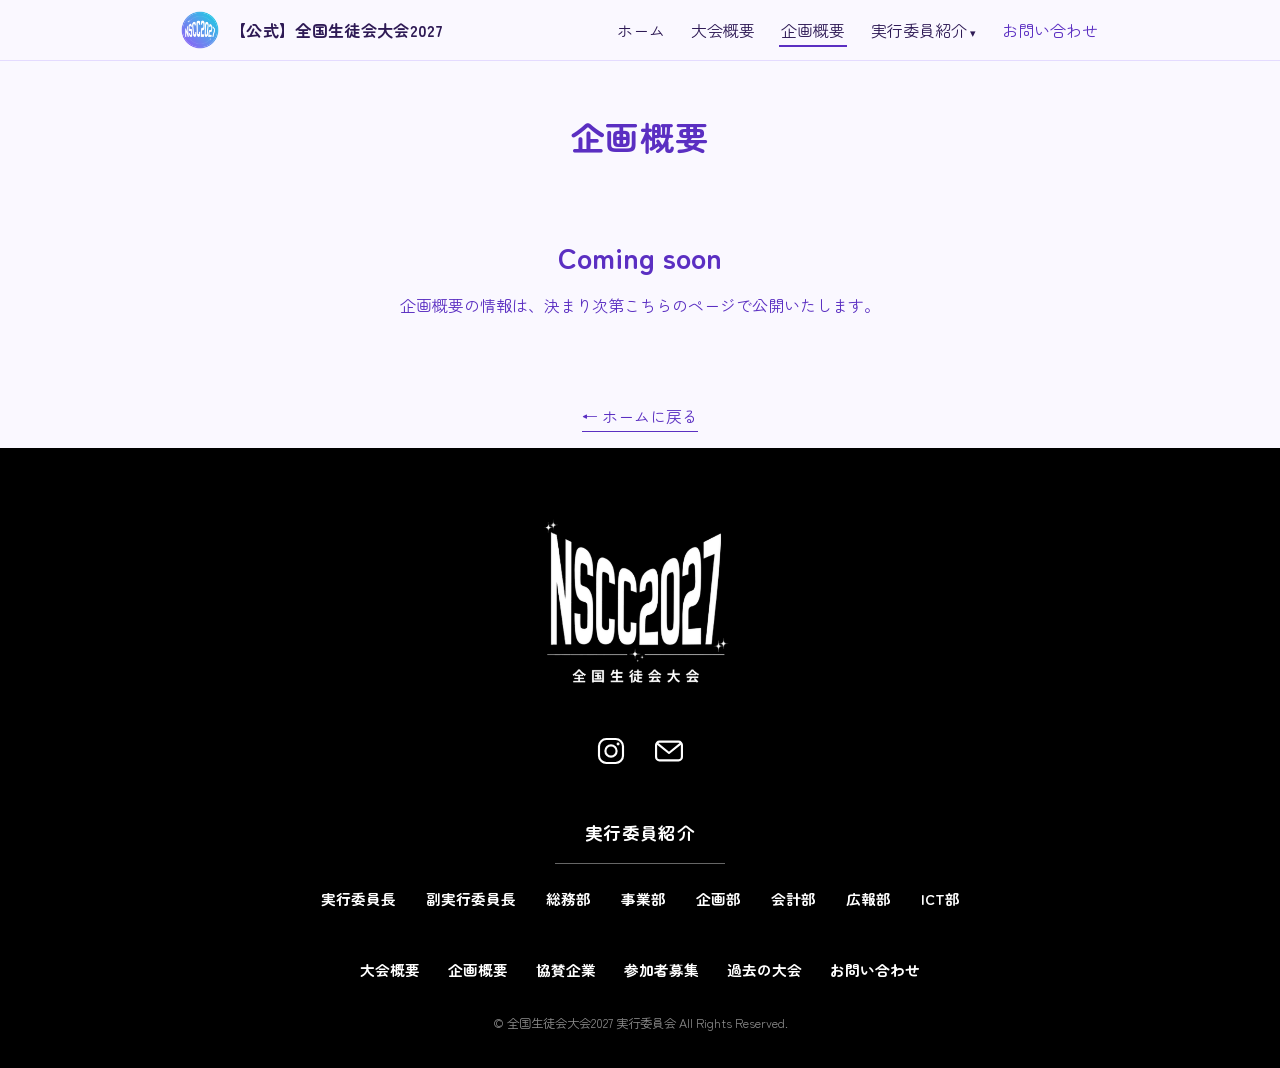
<file: program.html>
<!DOCTYPE html>
<html lang="ja">
<head>
<meta charset="UTF-8">
<meta name="viewport" content="width=device-width, initial-scale=1, viewport-fit=cover">
<title>企画概要 | NSCC2027</title>
<link rel="preconnect" href="https://fonts.googleapis.com">
<link rel="preconnect" href="https://fonts.gstatic.com" crossorigin>
<link href="https://fonts.googleapis.com/css2?family=Zen+Maru+Gothic:wght@400;500;700;900&display=swap" rel="stylesheet">
<link rel="stylesheet" href="style.css">
<link rel="icon" href="icon.png" type="image/png">

</head>
<body>
<header>
  <div class="nav-inner">
    <div class="logo-area">
      <a href="index.html"><img src="icon.png" alt="NSCC2027 ロゴ"></a>
      <a href="index.html" class="brand-word">【公式】全国生徒会大会2027</a>
    </div>
    <button class="menu-toggle" id="menuToggle" aria-label="メニュー">☰</button>
    <nav class="main-nav" id="mainNav">
      <ul>
        <li><a class="navlink" data-page="home" href="index.html">ホーム</a></li>
        <li><a class="navlink" data-page="overview" href="overview.html">大会概要</a></li>
        <li><a class="navlink" data-page="program" href="program.html">企画概要</a></li>
        <li class="dropdown" id="committeeDropdown">
          <span class="navlink" id="committeeToggle" data-page="committee">実行委員紹介<span class="caret">▾</span></span>
          <div class="dropdown-menu" id="committeeMenu"></div>
        </li>
        <li><a class="navlink contact" data-page="contact" href="contact.html">お問い合わせ</a></li>
      </ul>
    </nav>
  </div>
</header>

<main class="wrap">

  <div class="committee-hero">
    <h2>企画概要</h2>
  </div>
  <div class="coming-soon-box">
    <span class="big">Coming soon</span>
    企画概要の情報は、決まり次第こちらのページで公開いたします。
  </div>
  <p style="text-align:center;"><a class="back-link" href="index.html">← ホームに戻る</a></p>

</main>
<footer class="site-footer">
  <a href="index.html" class="footer-logo"><img src="logo.png" alt="NSCC2027 全国生徒会大会"></a>
  <div class="footer-social">
    <a href="https://www.instagram.com/nscc_2027/" target="_blank" rel="noopener" aria-label="Instagram"><svg viewBox="0 0 24 24" fill="none" stroke="currentColor" stroke-width="1.6"><rect x="3" y="3" width="18" height="18" rx="5.5"/><circle cx="12" cy="12" r="4.2"/><circle cx="17.3" cy="6.7" r="1.1" fill="currentColor" stroke="none"/></svg></a>
    <a href="mailto:nscc@seitokai.jp" aria-label="メール"><svg viewBox="0 0 24 24" fill="none" stroke="currentColor" stroke-width="1.6"><rect x="2.3" y="5" width="19.4" height="14" rx="2.5"/><path d="M3.3 6.5l8.7 7 8.7-7" stroke-linecap="round" stroke-linejoin="round"/></svg></a>
  </div>
  <div class="footer-committee">
    <h3>実行委員紹介</h3>
    <ul>
      <li><a href="committee-chairperson.html">実行委員長</a></li><li><a href="committee-vice-chairperson.html">副実行委員長</a></li><li><a href="committee-general-affairs.html">総務部</a></li><li><a href="committee-operations.html">事業部</a></li><li><a href="committee-planning.html">企画部</a></li><li><a href="committee-accounting.html">会計部</a></li><li><a href="committee-public-relations.html">広報部</a></li><li><a href="committee-ict.html">ICT部</a></li>
    </ul>
  </div>
  <div class="footer-links">
    <a href="overview.html">大会概要</a>
    <a href="program.html">企画概要</a>
    <a href="index.html#sponsors">協賛企業</a>
    <a href="recruitment.html">参加者募集</a>
    <a href="https://2026.nscc-seitokai.com/" target="_blank" rel="noopener">過去の大会</a>
    <a href="contact.html">お問い合わせ</a>
  </div>
  <p class="footer-copy">© 全国生徒会大会2027 実行委員会 All Rights Reserved.</p>
</footer>
<script src="script.js"></script>

</body>
</html>
</file>
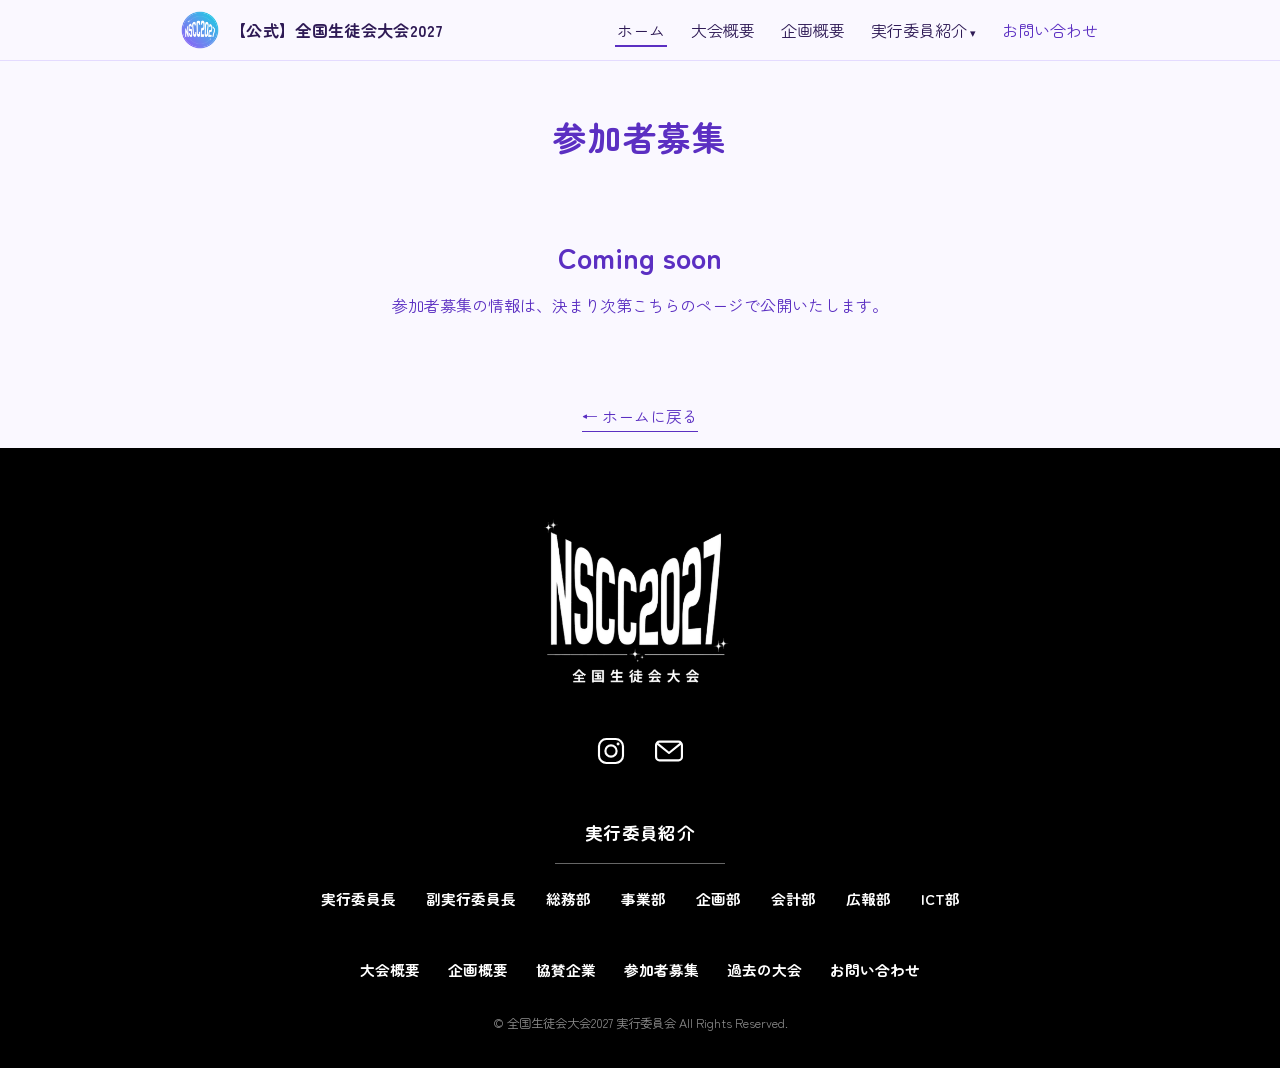
<file: recruitment.html>
<!DOCTYPE html>
<html lang="ja">
<head>
<meta charset="UTF-8">
<meta name="viewport" content="width=device-width, initial-scale=1, viewport-fit=cover">
<title>参加者募集 | NSCC2027</title>
<link rel="preconnect" href="https://fonts.googleapis.com">
<link rel="preconnect" href="https://fonts.gstatic.com" crossorigin>
<link href="https://fonts.googleapis.com/css2?family=Zen+Maru+Gothic:wght@400;500;700;900&display=swap" rel="stylesheet">
<link rel="stylesheet" href="style.css">
<link rel="icon" href="icon.png" type="image/png">

</head>
<body>
<header>
  <div class="nav-inner">
    <div class="logo-area">
      <a href="index.html"><img src="icon.png" alt="NSCC2027 ロゴ"></a>
      <a href="index.html" class="brand-word">【公式】全国生徒会大会2027</a>
    </div>
    <button class="menu-toggle" id="menuToggle" aria-label="メニュー">☰</button>
    <nav class="main-nav" id="mainNav">
      <ul>
        <li><a class="navlink" data-page="home" href="index.html">ホーム</a></li>
        <li><a class="navlink" data-page="overview" href="overview.html">大会概要</a></li>
        <li><a class="navlink" data-page="program" href="program.html">企画概要</a></li>
        <li class="dropdown" id="committeeDropdown">
          <span class="navlink" id="committeeToggle" data-page="committee">実行委員紹介<span class="caret">▾</span></span>
          <div class="dropdown-menu" id="committeeMenu"></div>
        </li>
        <li><a class="navlink contact" data-page="contact" href="contact.html">お問い合わせ</a></li>
      </ul>
    </nav>
  </div>
</header>

<main class="wrap">

  <div class="committee-hero">
    <h2>参加者募集</h2>
  </div>
  <div class="coming-soon-box">
    <span class="big">Coming soon</span>
    参加者募集の情報は、決まり次第こちらのページで公開いたします。
  </div>
  <p style="text-align:center;"><a class="back-link" href="index.html">← ホームに戻る</a></p>

</main>
<footer class="site-footer">
  <a href="index.html" class="footer-logo"><img src="logo.png" alt="NSCC2027 全国生徒会大会"></a>
  <div class="footer-social">
    <a href="https://www.instagram.com/nscc_2027/" target="_blank" rel="noopener" aria-label="Instagram"><svg viewBox="0 0 24 24" fill="none" stroke="currentColor" stroke-width="1.6"><rect x="3" y="3" width="18" height="18" rx="5.5"/><circle cx="12" cy="12" r="4.2"/><circle cx="17.3" cy="6.7" r="1.1" fill="currentColor" stroke="none"/></svg></a>
    <a href="mailto:nscc@seitokai.jp" aria-label="メール"><svg viewBox="0 0 24 24" fill="none" stroke="currentColor" stroke-width="1.6"><rect x="2.3" y="5" width="19.4" height="14" rx="2.5"/><path d="M3.3 6.5l8.7 7 8.7-7" stroke-linecap="round" stroke-linejoin="round"/></svg></a>
  </div>
  <div class="footer-committee">
    <h3>実行委員紹介</h3>
    <ul>
      <li><a href="committee-chairperson.html">実行委員長</a></li><li><a href="committee-vice-chairperson.html">副実行委員長</a></li><li><a href="committee-general-affairs.html">総務部</a></li><li><a href="committee-operations.html">事業部</a></li><li><a href="committee-planning.html">企画部</a></li><li><a href="committee-accounting.html">会計部</a></li><li><a href="committee-public-relations.html">広報部</a></li><li><a href="committee-ict.html">ICT部</a></li>
    </ul>
  </div>
  <div class="footer-links">
    <a href="overview.html">大会概要</a>
    <a href="program.html">企画概要</a>
    <a href="index.html#sponsors">協賛企業</a>
    <a href="recruitment.html">参加者募集</a>
    <a href="https://2026.nscc-seitokai.com/" target="_blank" rel="noopener">過去の大会</a>
    <a href="contact.html">お問い合わせ</a>
  </div>
  <p class="footer-copy">© 全国生徒会大会2027 実行委員会 All Rights Reserved.</p>
</footer>
<script src="script.js"></script>

</body>
</html>
</file>
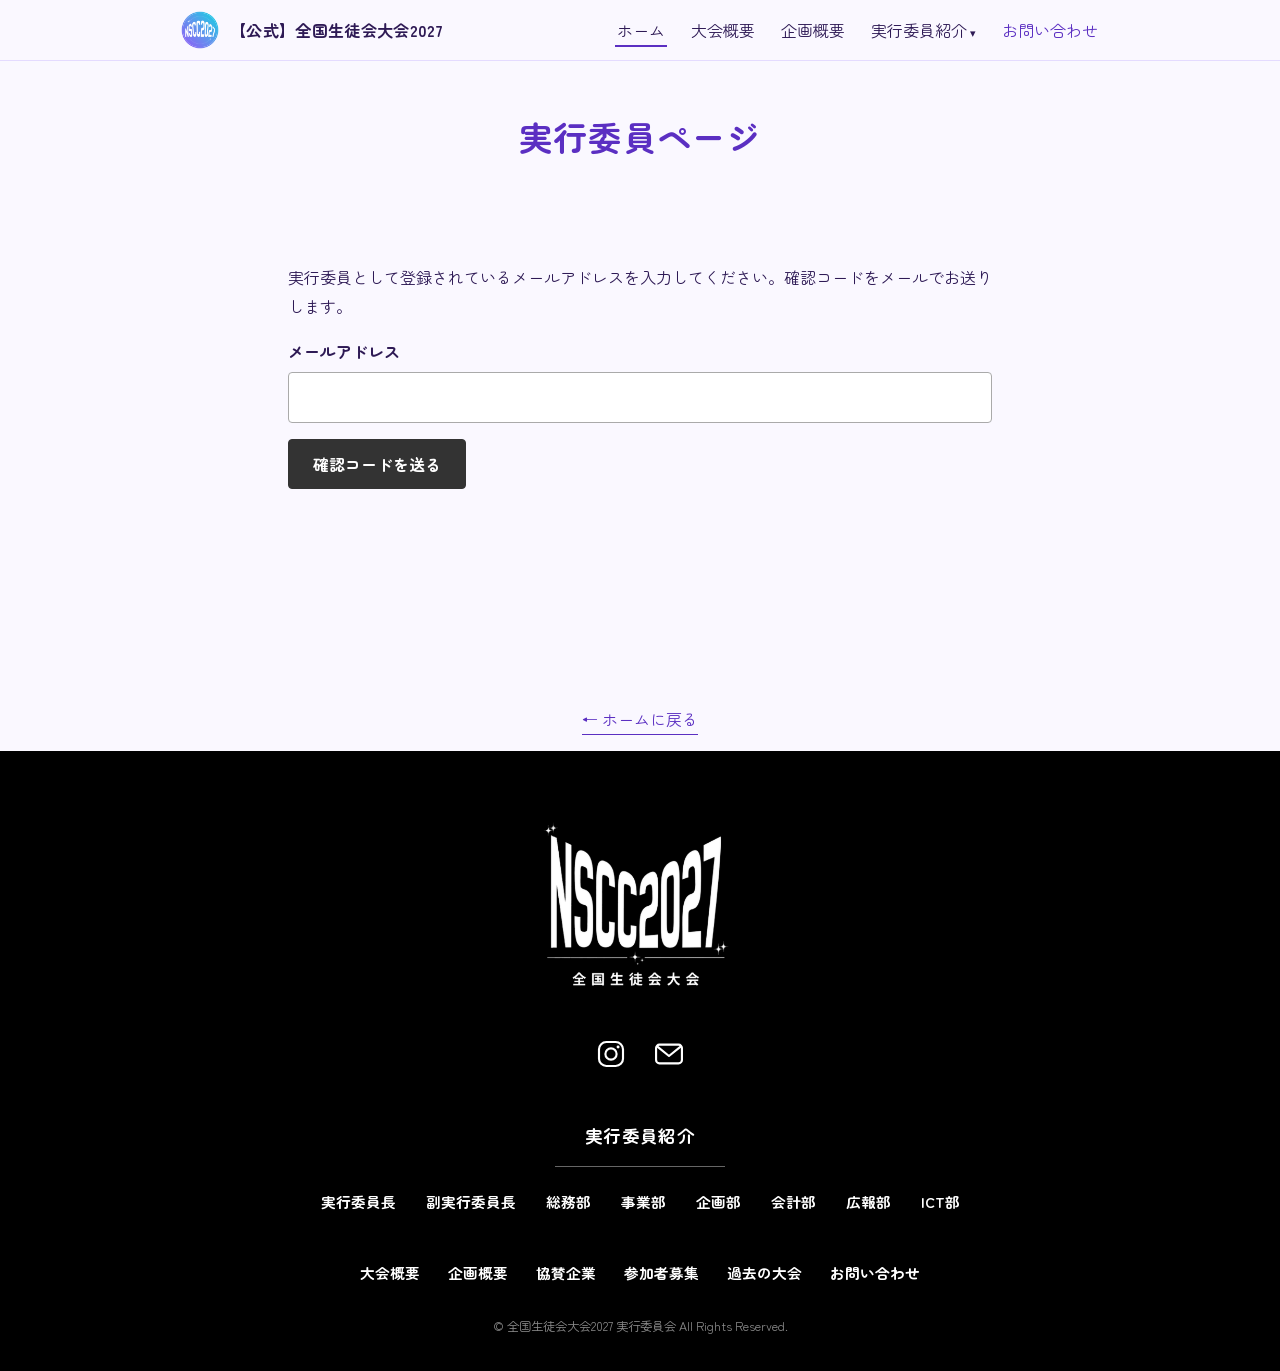
<file: staff.html>
<!DOCTYPE html>
<html lang="ja">
<head>
<meta charset="UTF-8">
<meta name="viewport" content="width=device-width, initial-scale=1, viewport-fit=cover">
<meta name="robots" content="noindex, nofollow">
<title>実行委員ページ | NSCC2027</title>
<link rel="preconnect" href="https://fonts.googleapis.com">
<link rel="preconnect" href="https://fonts.gstatic.com" crossorigin>
<link href="https://fonts.googleapis.com/css2?family=Zen+Maru+Gothic:wght@400;500;700;900&display=swap" rel="stylesheet">
<link rel="stylesheet" href="style.css">
<link rel="icon" href="icon.png" type="image/png">
<style>
  .st-wrap { max-width: 720px; margin: 0 auto; padding: 0 8px 40px; }
  .st-wrap h3 { margin: 32px 0 12px; font-size: 1.1rem; }
  .st-field { margin: 0 0 16px; }
  .st-field label { display: block; margin-bottom: 6px; font-weight: 700; }
  .st-field .st-hint { font-weight: 400; font-size: 0.85rem; color: #666; }
  .st-field input,
  .st-field textarea {
    width: 100%;
    box-sizing: border-box;
    padding: 10px;
    font: inherit;
    border: 1px solid #aaa;
    border-radius: 4px;
    background: #fff;
  }
  .st-field select {
    width: 100%;
    box-sizing: border-box;
    padding: 10px;
    font: inherit;
    border: 1px solid #aaa;
    border-radius: 4px;
    background: #fff;
  }
  .st-field textarea { min-height: 140px; line-height: 1.7; resize: vertical; }
  .st-fixed { margin: 0; padding: 10px 0; }
  .st-btn {
    padding: 10px 24px;
    font: inherit;
    font-weight: 700;
    border: 1px solid #555;
    border-radius: 4px;
    background: #fff;
    color: inherit;
    cursor: pointer;
  }
  .st-btn.main { background: #333; color: #fff; border-color: #333; }
  .st-btn:disabled { opacity: 0.5; cursor: default; }
  .st-btn.small { padding: 4px 14px; font-size: 0.9rem; font-weight: 400; }
  .st-actions { display: flex; flex-wrap: wrap; gap: 10px; }
  .st-msg { min-height: 1.5em; margin: 8px 0; font-size: 0.95rem; }
  .st-msg.st-err { color: #b00020; }
  .st-who {
    display: flex; flex-wrap: wrap; align-items: center; justify-content: space-between;
    gap: 8px; margin: 16px 0 0; padding-bottom: 12px; border-bottom: 1px solid #ddd;
  }
  .st-item { padding: 14px 0; border-bottom: 1px solid #ddd; }
  .st-item-meta { margin: 0 0 2px; font-size: 0.85rem; color: #666; }
  .st-item-title { margin: 0 0 4px; font-weight: 700; }
  .st-item-body { margin: 0; line-height: 1.7; white-space: pre-wrap; word-break: break-word; }
  .st-item-actions { display: flex; gap: 8px; margin-top: 10px; }
  .st-empty { padding: 14px 0; color: #666; }
  [hidden] { display: none !important; }
</style>
</head>
<body>
<header>
  <div class="nav-inner">
    <div class="logo-area">
      <a href="index.html"><img src="icon.png" alt="NSCC2027 ロゴ"></a>
      <a href="index.html" class="brand-word">【公式】全国生徒会大会2027</a>
    </div>
    <button class="menu-toggle" id="menuToggle" aria-label="メニュー">☰</button>
    <nav class="main-nav" id="mainNav">
      <ul>
        <li><a class="navlink" data-page="home" href="index.html">ホーム</a></li>
        <li><a class="navlink" data-page="overview" href="overview.html">大会概要</a></li>
        <li><a class="navlink" data-page="program" href="program.html">企画概要</a></li>
        <li class="dropdown" id="committeeDropdown">
          <span class="navlink" id="committeeToggle" data-page="committee">実行委員紹介<span class="caret">▾</span></span>
          <div class="dropdown-menu" id="committeeMenu"></div>
        </li>
        <li><a class="navlink contact" data-page="contact" href="contact.html">お問い合わせ</a></li>
      </ul>
    </nav>
  </div>
</header>

<main class="wrap">

  <div class="committee-hero">
    <h2>実行委員ページ</h2>
  </div>

  <div class="st-wrap">

    <!-- ログイン -->
    <section id="loginView" hidden>
      <p>実行委員として登録されているメールアドレスを入力してください。確認コードをメールでお送りします。</p>

      <form id="emailForm">
        <div class="st-field">
          <label for="email">メールアドレス</label>
          <input type="email" id="email" autocomplete="email" required>
        </div>
        <div class="st-actions">
          <button type="submit" class="st-btn main" id="sendCodeBtn">確認コードを送る</button>
        </div>
      </form>

      <form id="codeForm" hidden>
        <div class="st-field" style="margin-top:24px;">
          <label for="code">確認コード <span class="st-hint">（メールに届いた6桁の数字）</span></label>
          <input type="text" id="code" inputmode="numeric" autocomplete="one-time-code" maxlength="6" required>
        </div>
        <div class="st-actions">
          <button type="submit" class="st-btn main" id="loginBtn">ログイン</button>
          <button type="button" class="st-btn" id="backBtn">メールアドレスを入力し直す</button>
        </div>
      </form>

      <p class="st-msg" id="loginMsg" role="status"></p>
    </section>

    <!-- ログイン後 -->
    <section id="mainView" hidden>
      <div class="st-who">
        <span id="whoami"></span>
        <button type="button" class="st-btn small" id="logoutBtn">ログアウト</button>
      </div>

      <h3 id="formTitle">お知らせを投稿する</h3>
      <form id="newsForm">
        <div class="st-field">
          <label>部署</label>
          <p class="st-fixed" id="deptLabel"></p>
          <select id="deptSelect" hidden></select>
        </div>
        <div class="st-field">
          <label for="newsDate">日付</label>
          <input type="date" id="newsDate" required>
        </div>
        <div class="st-field">
          <label for="newsTitle">タイトル <span class="st-hint">（80文字まで）</span></label>
          <input type="text" id="newsTitle" maxlength="80" required>
        </div>
        <div class="st-field">
          <label for="newsBody">本文 <span class="st-hint">（2000文字まで）</span></label>
          <textarea id="newsBody" maxlength="2000" required></textarea>
        </div>
        <div class="st-field">
          <label for="newsLink">リンク <span class="st-hint">（必要な場合のみ。https:// から始まるURL）</span></label>
          <input type="url" id="newsLink" placeholder="https://">
        </div>
        <div class="st-field">
          <label for="newsLinkLabel">リンクの表示名 <span class="st-hint">（任意。空欄なら、URLをそのまま表示します）</span></label>
          <input type="text" id="newsLinkLabel" maxlength="60" placeholder="例：参加申込フォームはこちら">
        </div>
        <div class="st-actions">
          <button type="submit" class="st-btn main" id="saveBtn">投稿する</button>
          <button type="button" class="st-btn" id="cancelBtn" hidden>編集をやめる</button>
        </div>
        <p class="st-msg" id="formMsg" role="status"></p>
      </form>

      <h3>投稿済みのお知らせ</h3>
      <div id="staffList"></div>
      <p class="st-msg" id="listMsg" role="status"></p>
    </section>

    <p class="st-msg" id="initMsg" role="status"></p>
  </div>

  <p style="text-align:center;"><a class="back-link" href="index.html">← ホームに戻る</a></p>

</main>
<footer class="site-footer">
  <a href="index.html" class="footer-logo"><img src="logo.png" alt="NSCC2027 全国生徒会大会"></a>
  <div class="footer-social">
    <a href="https://www.instagram.com/nscc_2027/" target="_blank" rel="noopener" aria-label="Instagram"><svg viewBox="0 0 24 24" fill="none" stroke="currentColor" stroke-width="1.6"><rect x="3" y="3" width="18" height="18" rx="5.5"/><circle cx="12" cy="12" r="4.2"/><circle cx="17.3" cy="6.7" r="1.1" fill="currentColor" stroke="none"/></svg></a>
    <a href="mailto:nscc@seitokai.jp" aria-label="メール"><svg viewBox="0 0 24 24" fill="none" stroke="currentColor" stroke-width="1.6"><rect x="2.3" y="5" width="19.4" height="14" rx="2.5"/><path d="M3.3 6.5l8.7 7 8.7-7" stroke-linecap="round" stroke-linejoin="round"/></svg></a>
  </div>
  <div class="footer-committee">
    <h3>実行委員紹介</h3>
    <ul>
      <li><a href="committee-chairperson.html">実行委員長</a></li><li><a href="committee-vice-chairperson.html">副実行委員長</a></li><li><a href="committee-general-affairs.html">総務部</a></li><li><a href="committee-operations.html">事業部</a></li><li><a href="committee-planning.html">企画部</a></li><li><a href="committee-accounting.html">会計部</a></li><li><a href="committee-public-relations.html">広報部</a></li><li><a href="committee-ict.html">ICT部</a></li>
    </ul>
  </div>
  <div class="footer-links">
    <a href="overview.html">大会概要</a>
    <a href="program.html">企画概要</a>
    <a href="index.html#sponsors">協賛企業</a>
    <a href="recruitment.html">参加者募集</a>
    <a href="https://2026.nscc-seitokai.com/" target="_blank" rel="noopener">過去の大会</a>
    <a href="contact.html">お問い合わせ</a>
  </div>
  <p class="footer-copy">© 全国生徒会大会2027 実行委員会 All Rights Reserved.</p>
</footer>
<script src="config.js"></script>
<script src="script.js"></script>
<script src="staff.js"></script>

</body>
</html>
</file>
<file: style.css>
:root{
    --purple:#8c53ff;
    --purple-deep:#5b2fc2;
    --purple-text:#7c3fee;   /* 文字用: 白/紙色背景で 5:1 以上 */
    --btn-bg:#7c3fee;        /* ボタン背景(白文字 5.5:1) */
    --teal:#4bd8e0;          /* 装飾(線・背景)専用。文字には使わない */
    --teal-text:#00767f;     /* 文字用: 白/紙色背景で 5:1 以上 */
    --ink:#2e1a55;
    --paper:#faf8ff;
    --paper-card:#ffffff;
    --line:#e4dbff;
    box-sizing:border-box;
    padding-top:env(safe-area-inset-top,0px);
    padding-bottom:env(safe-area-inset-bottom,0px);
  }
  @media (prefers-color-scheme: dark){
    :root:not([data-theme="light"]){
      --paper:#1c1330;
      --paper-card:#241a3d;
      --ink:#efe9ff;
      --line:#3a2c63;
      --purple-deep:#c9b3ff;
      --purple-text:#b794ff;
      --teal-text:#4bd8e0;
    }
  }
  :root[data-theme="dark"]{
    --paper:#1c1330;
    --paper-card:#241a3d;
    --ink:#efe9ff;
    --line:#3a2c63;
    --purple-deep:#c9b3ff;
    --purple-text:#b794ff;
    --teal-text:#4bd8e0;
  }
  html{scroll-padding-top:calc(76px + env(safe-area-inset-top,0px));}
  *{box-sizing:border-box;}
  body{
    margin:0;
    background:var(--paper);
    color:var(--ink);
    font-family:'Zen Maru Gothic', sans-serif;
    line-height:1.8;
    -webkit-font-smoothing:antialiased;
  }
  h1,h2,h3,.brand-word{
    font-family:'Zen Maru Gothic', sans-serif;
    font-weight:700;
    letter-spacing:.02em;
  }
  a{color:inherit;text-decoration:none;}
  img{max-width:100%;display:block;}
  .wrap{max-width:960px;margin:0 auto;padding:0 20px;}

  /* Header */
  header{
    position:sticky;top:0;z-index:100;
    padding-top:env(safe-area-inset-top,0px);
    background:var(--paper);
    border-bottom:1px solid var(--line);
  }
  .nav-inner{
    max-width:960px;margin:0 auto;padding:10px 20px;
    display:flex;align-items:center;justify-content:space-between;gap:16px;
  }
  .logo-area{display:flex;align-items:center;gap:10px;}
  .logo-area img{width:40px;height:40px;border-radius:50%;}
  .logo-area span{font-size:1.25rem;color:var(--purple-deep);}
  nav ul{list-style:none;display:flex;gap:22px;margin:0;padding:0;align-items:center;}
  nav > .nav-inner ul{font-size:.95rem;}
  .navlink{position:relative;cursor:pointer;padding:6px 2px;white-space:nowrap;}
  .navlink.contact{
    color:var(--purple-deep);
  }
  .navlink.active{
    border-bottom:2px solid var(--purple-deep);padding-bottom:3px;
  }
  .dropdown{position:relative;}
  .dropdown-menu{
    position:absolute;top:calc(100% + 10px);left:50%;transform:translateX(-50%);
    background:var(--paper-card);
    padding:6px 0;min-width:180px;display:none;flex-direction:column;gap:2px;
  }
  .dropdown.open .dropdown-menu{display:flex;}
  .dropdown-menu a{padding:8px 14px;font-size:.9rem;}
  .dropdown-menu a:hover{color:var(--purple-deep);}
  .caret{font-size:.7em;margin-left:3px;}
  .menu-toggle{display:none;background:none;border:none;font-size:1.6rem;color:var(--purple-deep);cursor:pointer;}

  @media (max-width:720px){
    .menu-toggle{display:block;}
    nav.main-nav{
      position:fixed;left:0;right:0;bottom:0;z-index:999;background:var(--paper);
      transform:translateX(100%);transition:transform .25s ease;
      padding:24px 20px;overflow-y:auto;
    }
    nav.main-nav.open{transform:translateX(0);}
    nav.main-nav ul{flex-direction:column;align-items:flex-start;gap:4px;width:100%;}
    .dropdown-menu{position:static;transform:none;display:none;width:100%;margin-top:4px;padding-left:12px;}
    .dropdown.open .dropdown-menu{display:flex;}
    .navlink.contact{width:100%;text-align:center;}
  }

  /* Hero */
  .hero{padding:28px 0 10px;}
  .hero-sub{text-align:center;margin:22px 0 0;font-size:1.05rem;color:var(--purple-deep);}

  section{padding:56px 0;border-top:1px solid var(--line);}
  section:first-of-type{border-top:none;}
  section h2{font-size:1.9rem;color:var(--purple-deep);margin:0 0 26px;}

  /* NEWS */
  .news-list{list-style:none;margin:0;padding:0;display:flex;flex-direction:column;gap:0;}
  .news-list li{
    display:flex;gap:18px;padding:16px 4px;border-bottom:1px dashed var(--line);
    align-items:baseline;flex-wrap:wrap;
  }
  .news-date{color:var(--teal-text);font-weight:700;min-width:96px;}
  .news-tag{
    color:var(--purple-text);font-size:.8rem;font-weight:700;
  }

  /* about */
  .about-grid{display:flex;flex-direction:column;gap:34px;}
  .about-card h3{margin:0 0 10px;color:var(--purple-deep);font-size:1.2rem;}
  .about-card p{margin:0;}
  .overview-table{width:100%;border-collapse:collapse;margin-top:6px;}
  .overview-table td{padding:10px 8px;border-bottom:1px solid var(--line);vertical-align:top;}
  .overview-table td:first-child{color:var(--purple-deep);white-space:nowrap;padding-right:18px;font-weight:700;}

  /* sponsors */
  .coming-soon-box{
    text-align:center;padding:40px 0;color:var(--purple-deep);
  }
  .coming-soon-box .big{font-size:1.8rem;display:block;margin-bottom:8px;font-weight:700;}

  /* Committee page */
  .committee-hero{text-align:center;padding:40px 0 10px;}
  .committee-hero .role-badge{
    display:inline-block;color:var(--teal-text);
    font-size:.9rem;font-weight:700;margin-bottom:10px;
  }
  .committee-hero h2{font-size:2.1rem;margin:6px 0 14px;color:var(--purple-deep);}
  .committee-body{
    max-width:640px;margin:0 auto;padding:0;
  }
  .committee-members-note{
    margin-top:18px;text-align:center;color:var(--teal-text);font-weight:700;
  }

  .member-card{margin-top:30px;padding-top:26px;border-top:1px solid var(--line);}
  .member-card .member-photo{
    display:block;max-width:260px;width:100%;margin:0 auto 20px;border-radius:8px;
  }
.member-butyo{
    font-size:1.65rem;font-weight:700;margin:0 0 5px;
}
  .member-name{
    font-size:1.35rem;font-weight:700;color:var(--purple-deep);margin:0 0 4px;
  }
  .member-kana{
    font-size:.85rem;font-weight:400;color:var(--teal-text);margin-left:6px;
  }
  .member-meta{
    color:var(--ink);opacity:.75;margin:0 0 10px;font-size:.9rem;
  }
  .member-hashtags{margin:0 0 18px;}
  .member-hashtags span{display:block;color:var(--purple-text);font-weight:700;}
  .member-message{
    margin:0;line-height:2;white-space:normal;
  }
  .member-card .member-name,
  .member-card .member-meta,
  .member-card .member-hashtags{text-align:center;}

  /* Horizontal member layout (multiple members per page) */
  .member-card-horizontal{
    display:flex;gap:28px;align-items:flex-start;
    margin-top:34px;padding-top:28px;border-top:1px solid var(--line);
  }
  .member-card-horizontal.reverse{flex-direction:row-reverse;}
  .member-card-horizontal .member-photo{
    flex:0 0 200px;width:200px;margin:0;border-radius:8px;
  }
  .member-card-horizontal .member-text{flex:1;min-width:0;}

  @media (max-width:640px){
    .member-card-horizontal, .member-card-horizontal.reverse{flex-direction:column;}
    .member-card-horizontal .member-photo{width:100%;max-width:260px;flex:none;margin:0 auto 18px;}
    .member-card-horizontal .member-name,
    .member-card-horizontal .member-meta,
    .member-card-horizontal .member-hashtags{text-align:center;}
  }

  .back-link{display:inline-block;margin:26px 0 0;color:var(--purple-deep);border-bottom:1px solid var(--purple-deep);}

  /* Contact page */
  .contact-form{display:flex;flex-direction:column;gap:16px;max-width:520px;margin:0 auto;}
  .contact-form label{font-size:.9rem;color:var(--purple-deep);display:flex;flex-direction:column;gap:6px;}
  .contact-form input, .contact-form textarea{
    font:inherit;padding:12px 14px;border-radius:10px;border:1px solid var(--line);
    background:var(--paper);color:var(--ink);
  }
  .contact-form button{
    font:inherit;background:var(--btn-bg);color:#fff;border:none;border-radius:999px;
    padding:14px;font-size:1rem;cursor:pointer;
  }
  .contact-form ::placeholder{color:var(--ink);opacity:.65;}
  .contact-note{text-align:center;color:var(--purple-deep);margin-top:14px;font-size:.9rem;}

  .site-footer{
    background:#000;color:#fff;text-align:center;
    padding:60px 20px calc(34px + env(safe-area-inset-bottom,0px));
  }
  .footer-logo{display:inline-block;margin:0 0 30px;}
  .footer-logo img{max-width:200px;margin:0 auto;}
  .footer-social{display:flex;justify-content:center;gap:26px;margin:0 0 50px;}
  .footer-social a{color:#fff;width:32px;height:32px;}
  .footer-social svg{width:100%;height:100%;}
  .footer-committee h3{
    display:inline-block;font-size:1.1rem;margin:0 0 20px;padding-bottom:16px;
    position:relative;color:#fff;
  }
  .footer-committee h3::after{
    content:"";position:absolute;left:50%;bottom:0;transform:translateX(-50%);
    width:170px;height:1px;background:rgba(255,255,255,.4);
  }
  .footer-committee ul{
    list-style:none;margin:0 0 44px;padding:0;
    display:flex;flex-wrap:wrap;justify-content:center;gap:14px 30px;
  }
  .footer-committee a, .footer-links a{color:#fff;font-weight:700;font-size:.92rem;}
  .footer-links{
    display:flex;flex-wrap:wrap;justify-content:center;gap:14px 28px;margin:0 0 28px;
  }
  .footer-copy{font-size:.78rem;color:rgba(255,255,255,.55);margin:0;}
  @media (max-width:480px){
    .footer-committee ul, .footer-links{gap:12px 18px;font-size:.88rem;}
  }

  /* Intro curtain (index.html only) */
  #intro{
    position:fixed;top:0;left:0;width:100%;height:100vh;z-index:500;
    display:flex;align-items:center;justify-content:center;cursor:pointer;
    padding:0 32px;box-sizing:border-box;overflow:hidden;
    background:linear-gradient(90deg,#8c53ff 0%,#8c53ff 37%,#5de1e6 62%,#5de1e6 100%);
  }
  @media (orientation:portrait){
    #intro{background:linear-gradient(165deg,#8c53ff 0%,#8c53ff 30%,#5de1e6 70%,#5de1e6 100%);}
  }
  #introSpacer{height:100vh;}
  .intro-logo{
    width:100%;max-width:420px;min-width:0;flex-shrink:1;height:auto;
    animation:introIn 1.1s ease-out both;
  }
  .intro-scroll{
    position:absolute;left:0;right:0;
    bottom:calc(28px + env(safe-area-inset-bottom,0px));
    text-align:center;color:#2e1a55;font-size:.75rem;letter-spacing:.3em;
  }
  .intro-scroll i{
    display:block;width:1px;height:38px;margin:10px auto 0;background:#2e1a55;
    transform-origin:top;animation:introLine 1.8s ease-in-out infinite;
  }
  @keyframes introIn{from{opacity:0;transform:translateY(14px);}to{opacity:1;transform:none;}}
  @keyframes introLine{0%{transform:scaleY(0);opacity:1;}60%{transform:scaleY(1);opacity:1;}100%{transform:scaleY(1);opacity:0;}}
  .skip-intro #intro,.skip-intro #introSpacer{display:none;}

  /* Instagram banner */
  #instagram{padding-top:36px;padding-bottom:36px;}
  .insta-banner{display:block;}
  .insta-banner img{width:100%;height:auto;display:block;}

  /* Home-only tagline hero banner */
  .tagline-hero{
    background:linear-gradient(90deg, #5b2fc2, #0b6f78); /* 白文字で 5.9:1 以上 */
    padding:72px 0;
  }
  .tagline-hero h1{
    color:#fff;font-size:2rem;line-height:1.5;margin:0 0 14px;font-weight:900;
  }
  .tagline-hero p{
    color:#fff;font-size:1.1rem;font-weight:700;margin:0;
  }
  @media (max-width:600px){
    .tagline-hero{padding:46px 0;}
    .tagline-hero h1{font-size:1.4rem;}
    .tagline-hero p{font-size:.95rem;}
  }

/* =====================================================
   メニューアニメーション
   ※ style.css の一番下（最後）にそのまま貼り付けてください。
   既存のルールを上書きする形なので、必ず末尾に置くこと。
   ===================================================== */

/* ---------- PC：実行委員紹介プルダウン ---------- */

/* ▾ が開閉に合わせて回る */
.caret{display:inline-block;transition:transform .3s ease;}
.dropdown.open .caret{transform:rotate(180deg);}

/* display:none をやめて、フェード＋スライドで出し入れする */
.dropdown-menu{
  display:flex;
  border:1px solid var(--line);
  border-radius:12px;
  box-shadow:0 12px 28px rgba(46,26,85,.14);
  opacity:0;
  visibility:hidden;
  pointer-events:none;
  transform:translateX(-50%) translateY(-10px) scale(.97);
  transform-origin:top center;
  transition:
    opacity .25s ease,
    transform .3s cubic-bezier(.22,.8,.2,1),
    visibility 0s linear .3s;
}
.dropdown.open .dropdown-menu{
  opacity:1;
  visibility:visible;
  pointer-events:auto;
  transform:translateX(-50%) translateY(0) scale(1);
  transition-delay:0s;
}

/* 項目が1つずつ順番にふわっと出る（--i は script.js が付けた番号） */
.dropdown-menu a{
  opacity:0;
  transform:translateY(-6px);
  transition:opacity .2s ease, transform .2s ease, color .2s ease;
}
.dropdown.open .dropdown-menu a{
  opacity:1;
  transform:none;
  transition:
    opacity .3s ease calc(var(--i,0) * 40ms + 70ms),
    transform .35s cubic-bezier(.22,.8,.2,1) calc(var(--i,0) * 40ms + 70ms),
    color .2s ease 0s;
}

/* ---------- ハンバーガーボタン（3本線 → ×） ---------- */
.menu-toggle{
  width:44px;
  height:44px;
  padding:0;
  position:relative;
  -webkit-tap-highlight-color:transparent;
}
.menu-toggle:focus-visible{
  outline:2px solid var(--purple-deep);
  outline-offset:2px;
  border-radius:8px;
}
.menu-toggle .bars{position:absolute;top:0;right:0;bottom:0;left:0;display:block;}
.menu-toggle .bars i{
  position:absolute;
  left:11px;
  width:22px;
  height:2px;
  border-radius:2px;
  background:currentColor;
  transition:
    top .3s cubic-bezier(.22,.8,.2,1),
    transform .35s cubic-bezier(.22,.8,.2,1),
    opacity .2s ease;
}
.menu-toggle .bars i:nth-child(1){top:15px;}
.menu-toggle .bars i:nth-child(2){top:21px;}
.menu-toggle .bars i:nth-child(3){top:27px;}
.menu-toggle[aria-expanded="true"] .bars i:nth-child(1){top:21px;transform:rotate(45deg);}
.menu-toggle[aria-expanded="true"] .bars i:nth-child(2){opacity:0;transform:scaleX(0);}
.menu-toggle[aria-expanded="true"] .bars i:nth-child(3){top:21px;transform:rotate(-45deg);}

/* ---------- スマホ ---------- */
@media (max-width:720px){
  .menu-toggle{display:block;}

  /* メニュー本体：右上のボタンの位置から円形にパッと広がる */
  nav.main-nav{
    transform:none;
    visibility:hidden;
    clip-path:circle(0px at calc(100% - 42px) -24px);
    transition:
      clip-path .4s cubic-bezier(.5,0,.75,0),
      visibility 0s linear .4s;
  }
  nav.main-nav.open{
    visibility:visible;
    clip-path:circle(150vmax at calc(100% - 42px) -24px);
    transition:
      clip-path .7s cubic-bezier(.22,.8,.2,1),
      visibility 0s;
  }

  /* メニュー項目が下から順番に出てくる */
  /* 文字を大きく・中央揃えにして、1行をタップしやすい高さにする */
  nav.main-nav{
    padding:20px 20px calc(36px + env(safe-area-inset-bottom,0px));
  }
  nav.main-nav ul{
    align-items:stretch;
    gap:6px;
    text-align:center;
  }
  nav.main-nav .navlink{
    display:flex;
    align-items:center;
    justify-content:center;
    min-height:56px;
    padding:12px 16px;
    font-size:1.2rem;
    border-radius:14px;
    white-space:normal;
    -webkit-tap-highlight-color:transparent;
    transition:background-color .2s ease;
  }
  nav.main-nav .navlink:active{background:var(--line);}
  /* 現在のページ：下線ではなく、薄い背景の帯で示す */
  nav.main-nav .navlink.active{
    border-bottom:none;
    padding-bottom:12px;
    background:var(--line);
    font-weight:700;
  }
  .caret{font-size:.8em;margin-left:8px;}
  /* お問い合わせ：目立つボタンにする */
  nav.main-nav .navlink.contact{
    margin-top:14px;
    background:var(--btn-bg);
    color:#fff;
    border-radius:999px;
    font-weight:700;
  }
  nav.main-nav .navlink.contact:active{background:var(--purple-deep);color:#fff;}
  nav.main-nav .navlink.contact.active{background:var(--btn-bg);}

  nav.main-nav ul > li{
    padding:0;
    opacity:0;
    transform:translateY(16px);
    transition:opacity .15s ease, transform .15s ease;
  }
  nav.main-nav.open ul > li{
    opacity:1;
    transform:none;
    transition:
      opacity .4s ease,
      transform .55s cubic-bezier(.22,.8,.2,1);
  }
  nav.main-nav.open ul > li:nth-child(1){transition-delay:.20s;}
  nav.main-nav.open ul > li:nth-child(2){transition-delay:.26s;}
  nav.main-nav.open ul > li:nth-child(3){transition-delay:.32s;}
  nav.main-nav.open ul > li:nth-child(4){transition-delay:.38s;}
  nav.main-nav.open ul > li:nth-child(5){transition-delay:.44s;}

  /* 実行委員紹介：スマホでは下にスルッと伸びて開く */
  .dropdown-menu{
    position:static;
    transform:none;
    width:100%;
    min-width:0;
    margin-top:0;
    padding:0;
    gap:4px;
    background:transparent;
    border:none;
    border-radius:0;
    box-shadow:none;
    text-align:center;
    max-height:0;
    overflow:hidden;
    opacity:0;
    visibility:hidden;
    transition:
      max-height .35s ease,
      margin-top .35s ease,
      opacity .25s ease,
      visibility 0s linear .35s;
  }
  .dropdown.open .dropdown-menu{
    max-height:600px;
    margin-top:6px;
    opacity:1;
    visibility:visible;
    transform:none;
    transition-delay:0s;
  }
  /* 実行委員の各項目：大きめの文字と、指で押しやすい高さ */
  .dropdown-menu a{
    display:flex;
    align-items:center;
    justify-content:center;
    min-height:50px;
    padding:10px 16px;
    font-size:1.08rem;
    border-radius:12px;
    background:var(--paper-card);
    border:1px solid var(--line);
    -webkit-tap-highlight-color:transparent;
  }
  .dropdown-menu a:active{background:var(--line);color:var(--purple-deep);}

  /* メニューを開いている間は後ろのページが動かないように */
  body.menu-open{overflow:hidden;}
}

/* ---------- 動きを減らす設定の人にはアニメーションを切る ---------- */
@media (prefers-reduced-motion: reduce){
  .caret,
  .dropdown-menu,
  .dropdown-menu a,
  .menu-toggle .bars i,
  nav.main-nav,
  nav.main-nav ul > li{
    transition-duration:.01ms !important;
    transition-delay:0s !important;
  }
}
  }
}
</file>
<file: news.css>
/* ホームページのお知らせ表示（news.js が出力する要素用） */
.nf-list { margin: 0; }
.nf-item {
  padding: 16px 0;
  border-bottom: 1px solid #ddd;
}
.nf-item[hidden] { display: none; }
.nf-meta {
  margin: 0 0 4px;
  font-size: 0.85rem;
  color: #666;
}
.nf-title {
  margin: 0 0 6px;
  font-size: 1.05rem;
  line-height: 1.5;
}
.nf-body {
  margin: 0;
  line-height: 1.8;
  white-space: pre-wrap;
  word-break: break-word;
}
.nf-link { margin: 8px 0 0; }
.nf-link a { text-decoration: underline; word-break: break-all; }
.nf-empty { margin: 0; padding: 16px 0; color: #666; }
.nf-more {
  display: block;
  margin: 16px auto 0;
  padding: 10px 28px;
  font: inherit;
  color: inherit;
  background: none;
  border: 1px solid #999;
  border-radius: 4px;
  cursor: pointer;
}
</file>
